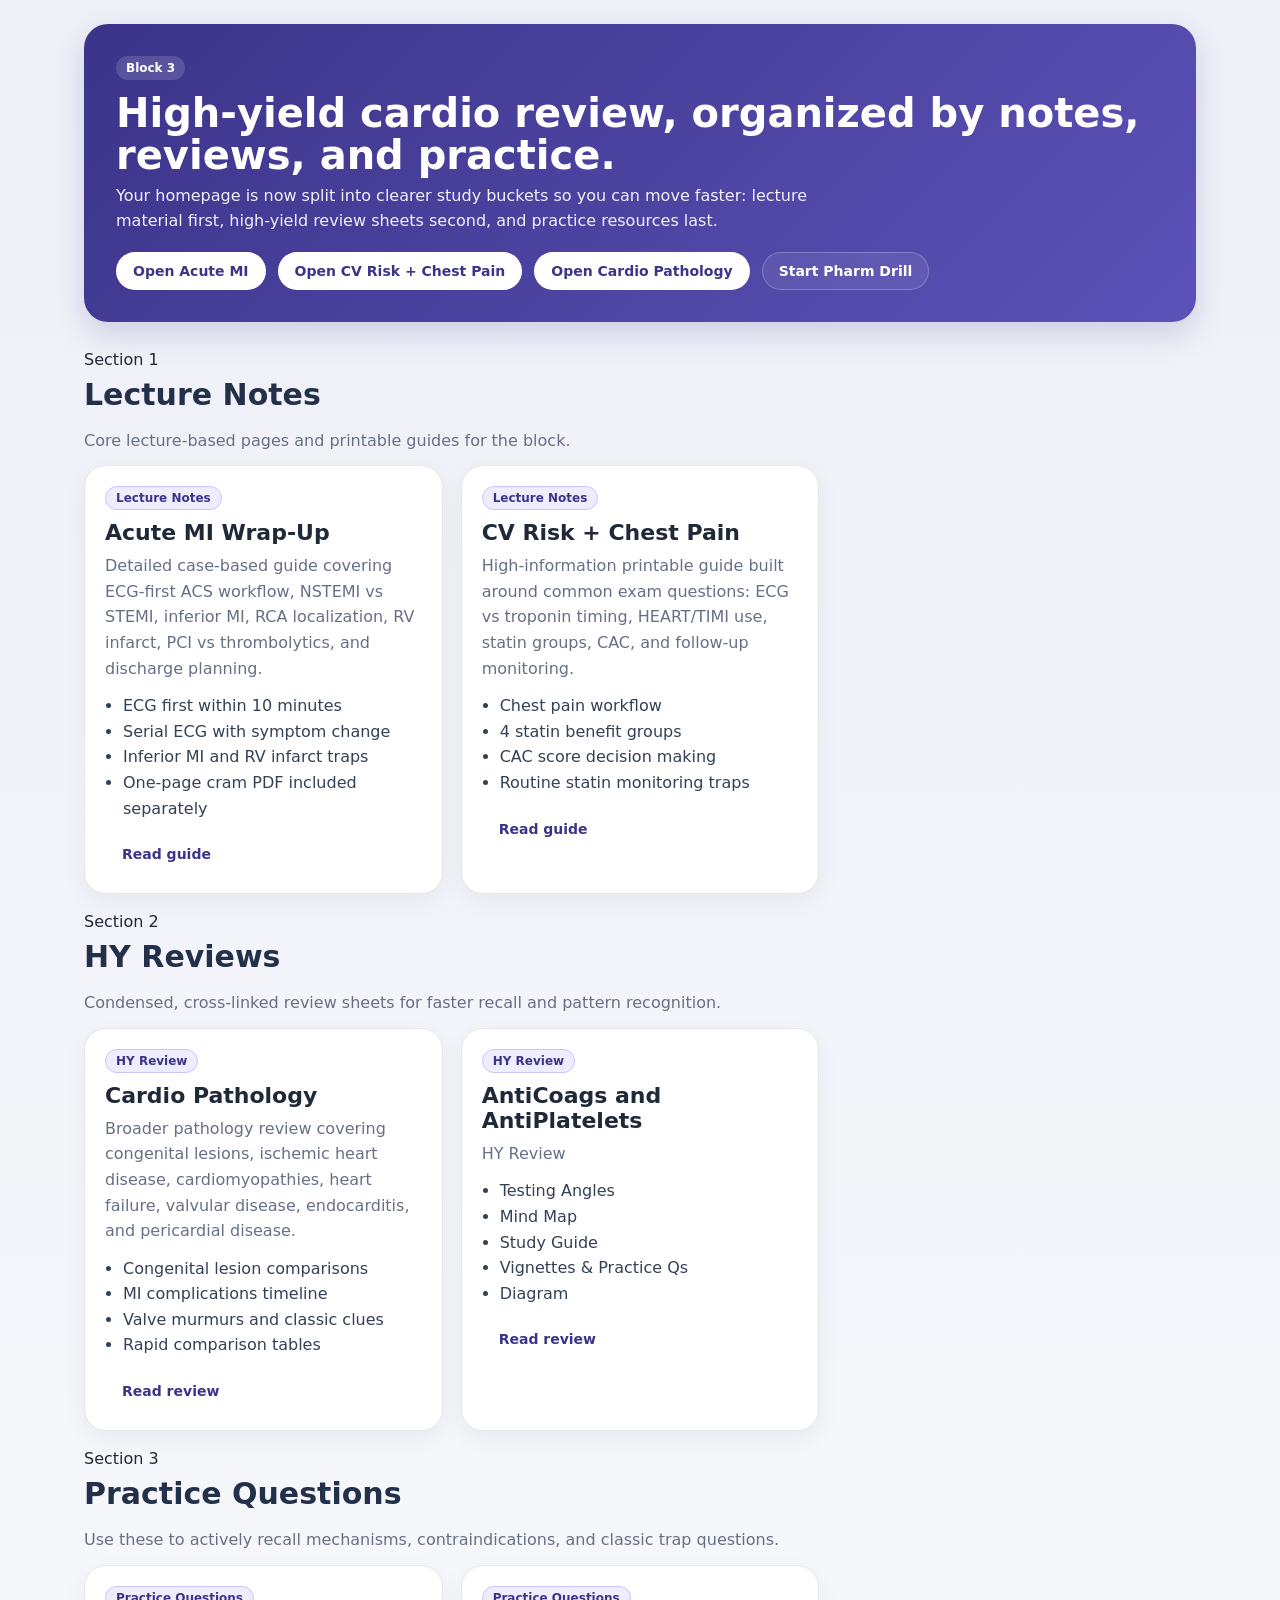
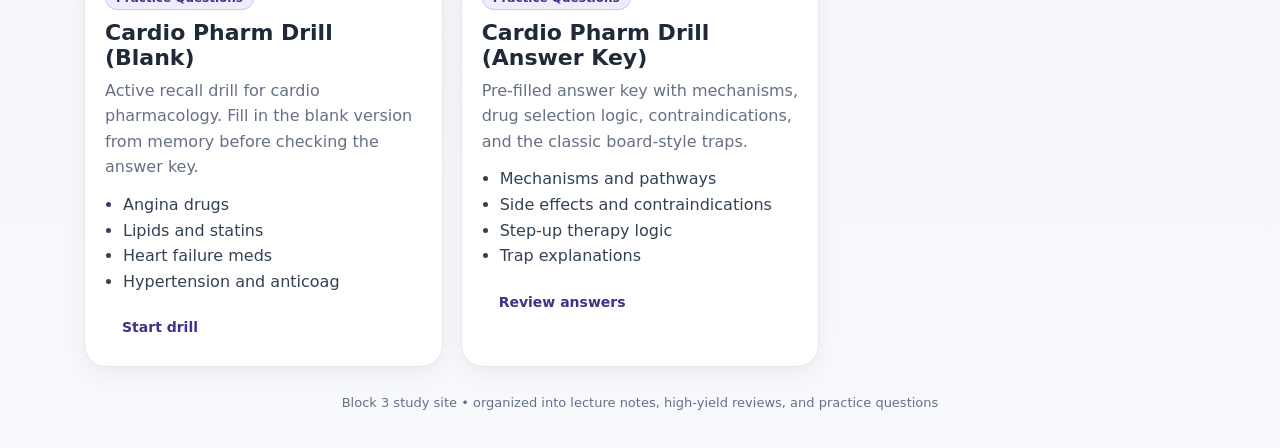
<file: index.html>
<!DOCTYPE html>
<html lang="en">
<head>
  <meta charset="UTF-8">
  <meta name="viewport" content="width=device-width,initial-scale=1.0">
  <title>Block 3</title>
  <link rel="stylesheet" href="style.css">
</head>
<body>
  <div class="shell">
    <section class="hero">
      <div class="tag" style="display:inline-block;background:rgba(255,255,255,.14);padding:5px 10px;border-radius:999px;font-size:12px;font-weight:700;margin-bottom:12px;">Block 3</div>
      <h1>High-yield cardio review, organized by notes, reviews, and practice.</h1>
      <p>
        Your homepage is now split into clearer study buckets so you can move faster:
        lecture material first, high-yield review sheets second, and practice resources last.
      </p>
      <div class="toolbar">
        <a class="btn" href="acute-mi.html">Open Acute MI</a>
        <a class="btn" href="cv-risk-chest-pain.html">Open CV Risk + Chest Pain</a>
        <a class="btn" href="cardio-pathology.html">Open Cardio Pathology</a>
        <a class="btn secondary" href="cardio_pharm_drill_blank.html">Start Pharm Drill</a>
      </div>
    </section>

    <section style="margin-top:28px;">
      <div class="tag">Section 1</div>
      <h2 style="margin:8px 0 4px 0;font-size:30px;color:#22304a;">Lecture Notes</h2>
      <p style="color:#667085;line-height:1.6;margin-bottom:12px;">Core lecture-based pages and printable guides for the block.</p>
      <section class="grid" style="margin-top:8px;">
        <article class="card">
          <div class="tag">Lecture Notes</div>
          <h2>Acute MI Wrap-Up</h2>
          <p>Detailed case-based guide covering ECG-first ACS workflow, NSTEMI vs STEMI, inferior MI, RCA localization, RV infarct, PCI vs thrombolytics, and discharge planning.</p>
          <ul class="list">
            <li>ECG first within 10 minutes</li>
            <li>Serial ECG with symptom change</li>
            <li>Inferior MI and RV infarct traps</li>
            <li>One-page cram PDF included separately</li>
          </ul>
          <a class="btn" href="acute-mi.html">Read guide</a>
        </article>

        <article class="card">
          <div class="tag">Lecture Notes</div>
          <h2>CV Risk + Chest Pain</h2>
          <p>High-information printable guide built around common exam questions: ECG vs troponin timing, HEART/TIMI use, statin groups, CAC, and follow-up monitoring.</p>
          <ul class="list">
            <li>Chest pain workflow</li>
            <li>4 statin benefit groups</li>
            <li>CAC score decision making</li>
            <li>Routine statin monitoring traps</li>
          </ul>
          <a class="btn" href="cv-risk-chest-pain.html">Read guide</a>
        </article>
      </section>
    </section>

    <section style="margin-top:18px;">
      <div class="tag">Section 2</div>
      <h2 style="margin:8px 0 4px 0;font-size:30px;color:#22304a;">HY Reviews</h2>
      <p style="color:#667085;line-height:1.6;margin-bottom:12px;">Condensed, cross-linked review sheets for faster recall and pattern recognition.</p>
      <section class="grid" style="margin-top:8px;">
        <article class="card">
          <div class="tag">HY Review</div>
          <h2>Cardio Pathology</h2>
          <p>Broader pathology review covering congenital lesions, ischemic heart disease, cardiomyopathies, heart failure, valvular disease, endocarditis, and pericardial disease.</p>
          <ul class="list">
            <li>Congenital lesion comparisons</li>
            <li>MI complications timeline</li>
            <li>Valve murmurs and classic clues</li>
            <li>Rapid comparison tables</li>
          </ul>
          <a class="btn" href="cardio-pathology.html">Read review</a>
        </article>
        
         <article class="card">
          <div class="tag">HY Review</div>
          <h2>AntiCoags and AntiPlatelets</h2>
          <p>HY Review</p>
          <ul class="list">
            <li>Testing Angles</li>
            <li>Mind Map</li>
            <li>Study Guide</li>
            <li>Vignettes & Practice Qs</li>
            <li>Diagram</li>
          </ul>
          <a class="btn" href="anticoag_standalone_code.html">Read review</a>
        </article>

        
      </section>
    </section>

    <section style="margin-top:18px;">
      <div class="tag">Section 3</div>
      <h2 style="margin:8px 0 4px 0;font-size:30px;color:#22304a;">Practice Questions</h2>
      <p style="color:#667085;line-height:1.6;margin-bottom:12px;">Use these to actively recall mechanisms, contraindications, and classic trap questions.</p>
      <section class="grid" style="margin-top:8px;">
        <article class="card">
          <div class="tag">Practice Questions</div>
          <h2>Cardio Pharm Drill (Blank)</h2>
          <p>Active recall drill for cardio pharmacology. Fill in the blank version from memory before checking the answer key.</p>
          <ul class="list">
            <li>Angina drugs</li>
            <li>Lipids and statins</li>
            <li>Heart failure meds</li>
            <li>Hypertension and anticoag</li>
          </ul>
          <a class="btn" href="cardio_pharm_drill_blank.html">Start drill</a>
        </article>

        <article class="card">
          <div class="tag">Practice Questions</div>
          <h2>Cardio Pharm Drill (Answer Key)</h2>
          <p>Pre-filled answer key with mechanisms, drug selection logic, contraindications, and the classic board-style traps.</p>
          <ul class="list">
            <li>Mechanisms and pathways</li>
            <li>Side effects and contraindications</li>
            <li>Step-up therapy logic</li>
            <li>Trap explanations</li>
          </ul>
          <a class="btn" href="cardio_pharm_drill_filled.html">Review answers</a>
        </article>
      </section>
    </section>

    <footer>
      Block 3 study site • organized into lecture notes, high-yield reviews, and practice questions
    </footer>
  </div>
</body>
</html>
</file>
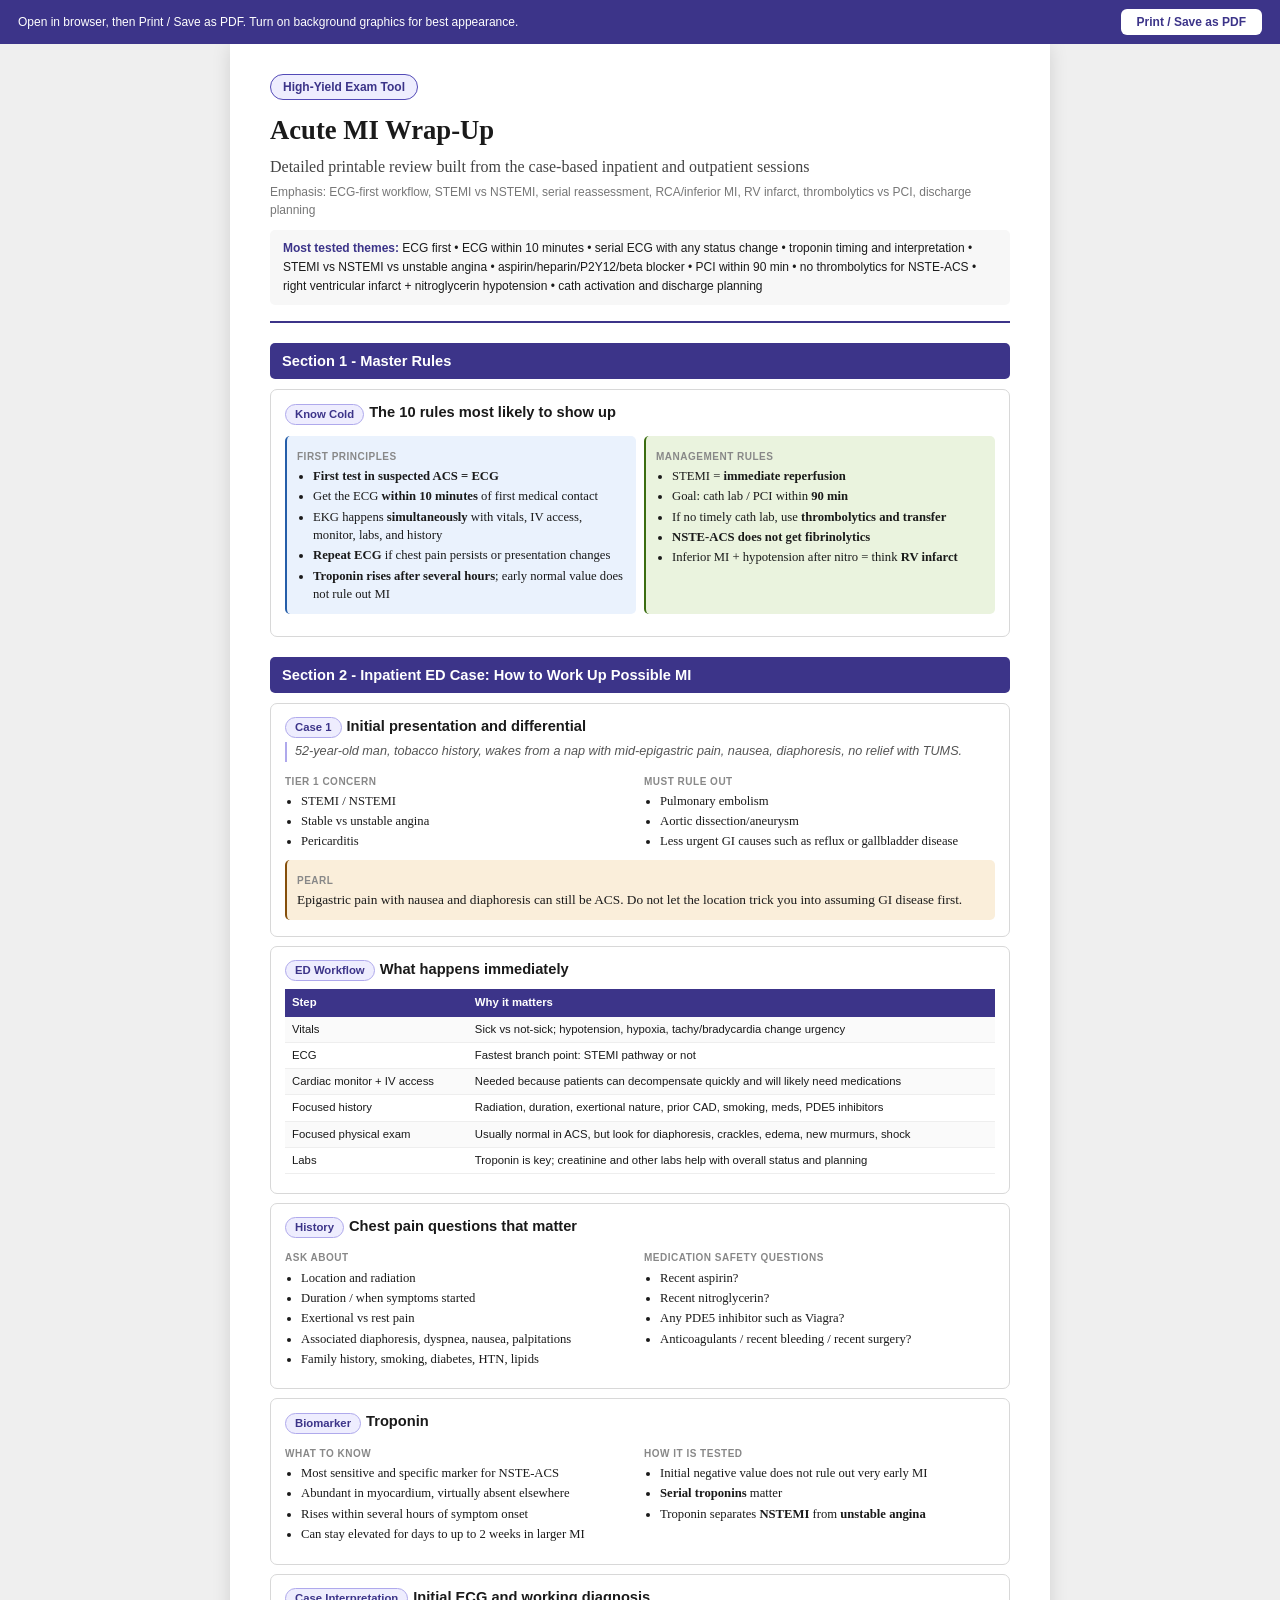
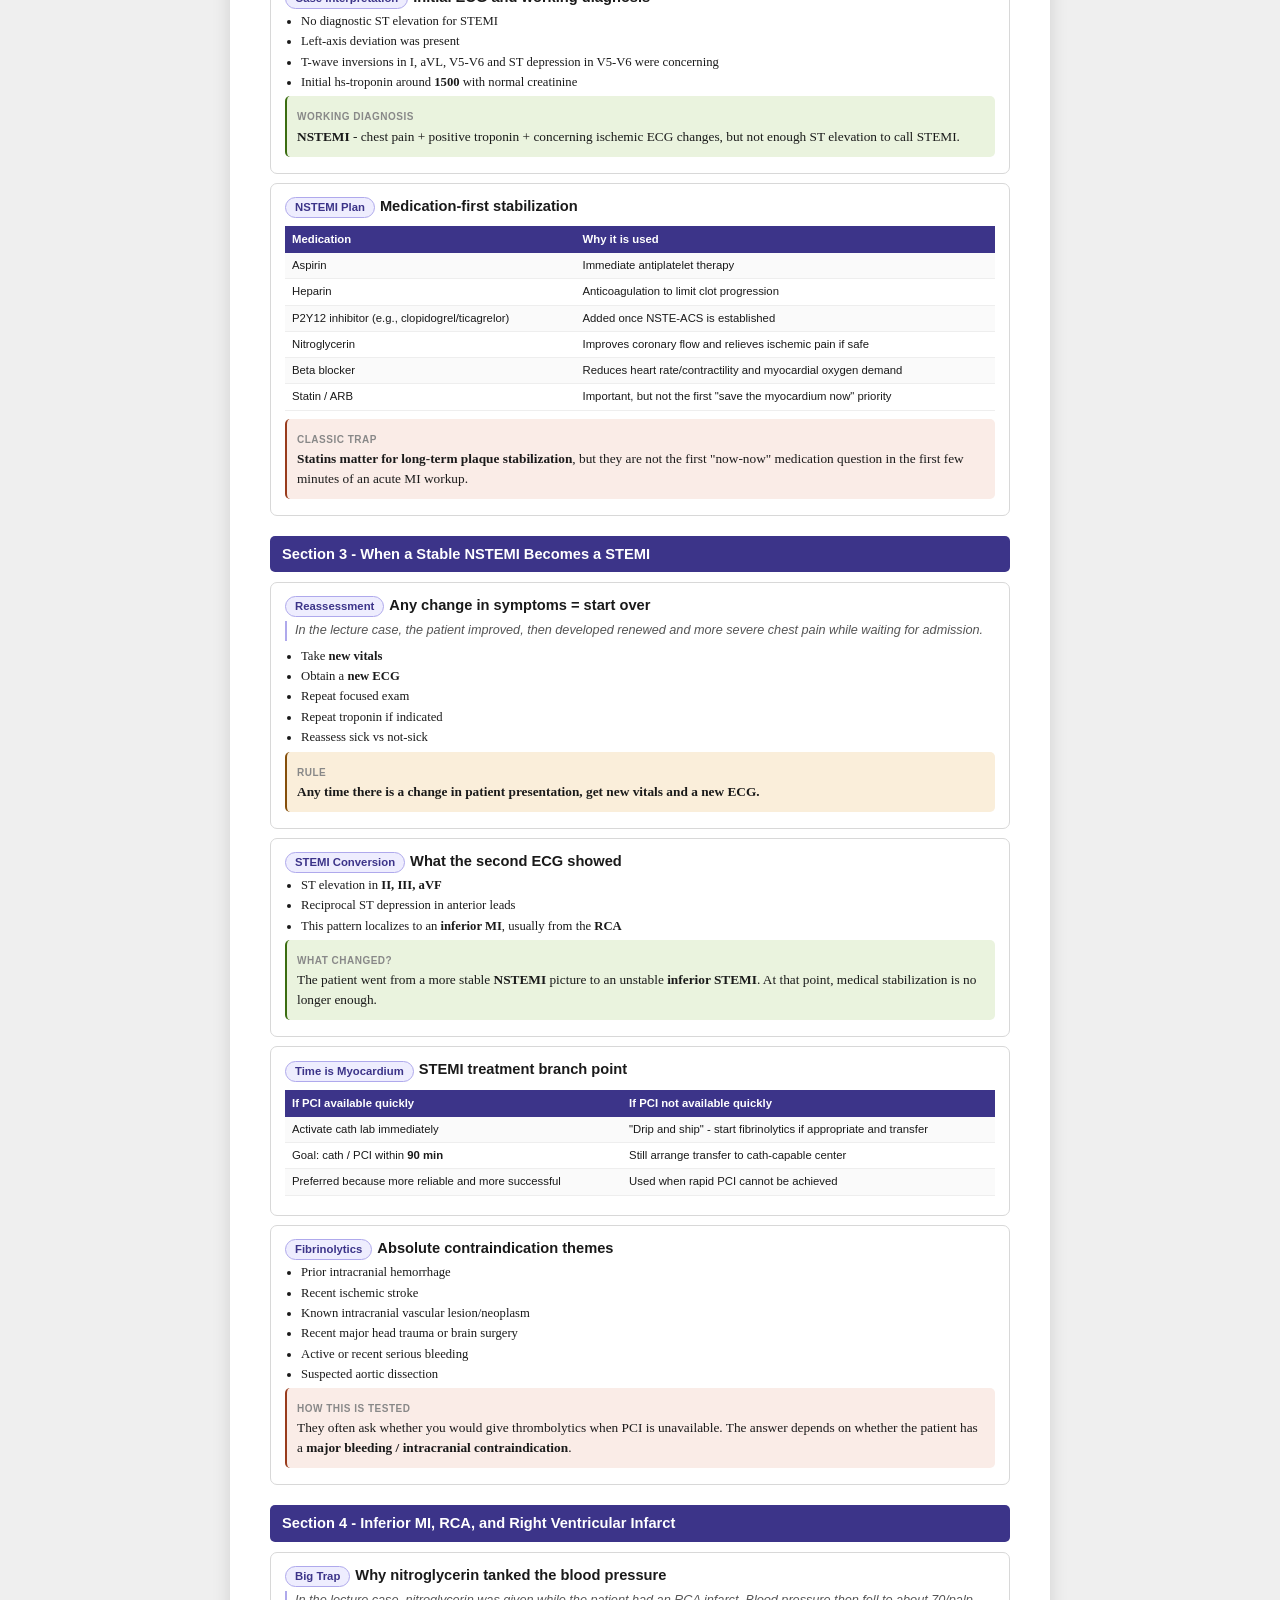
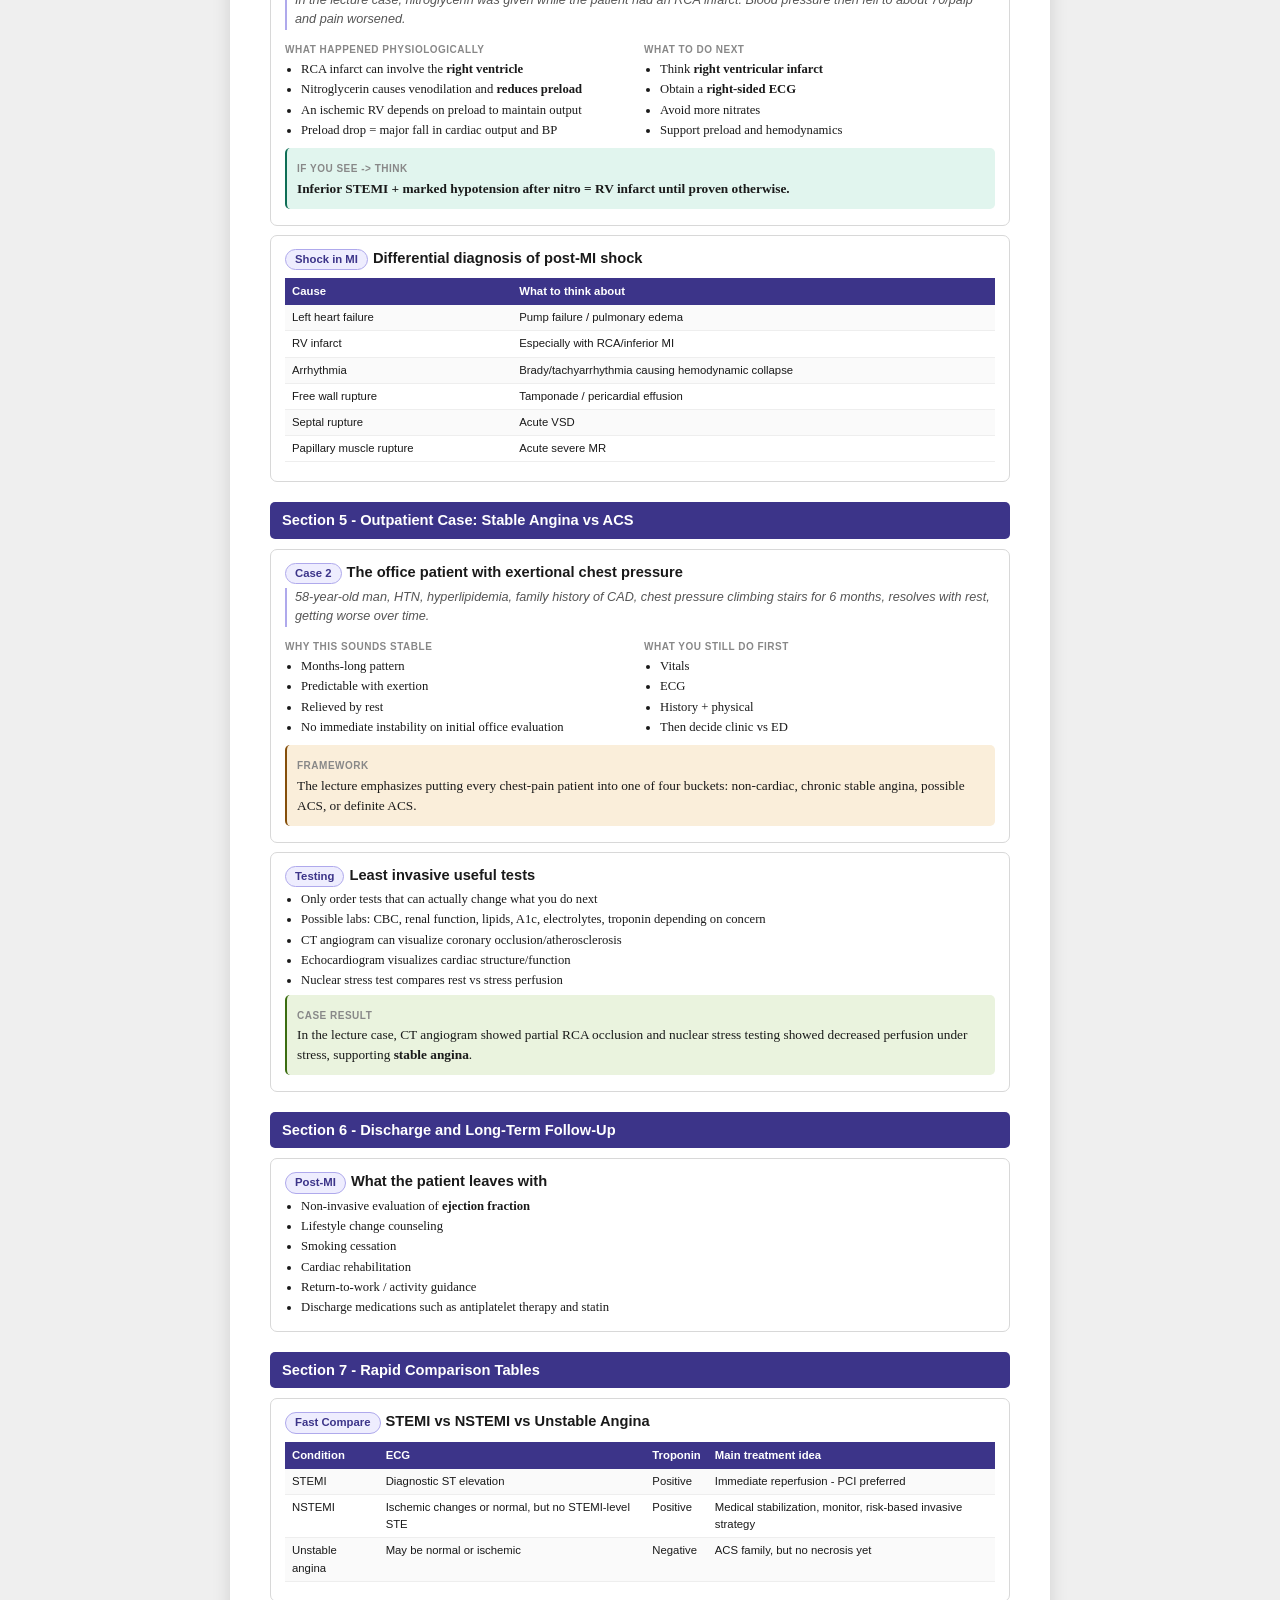
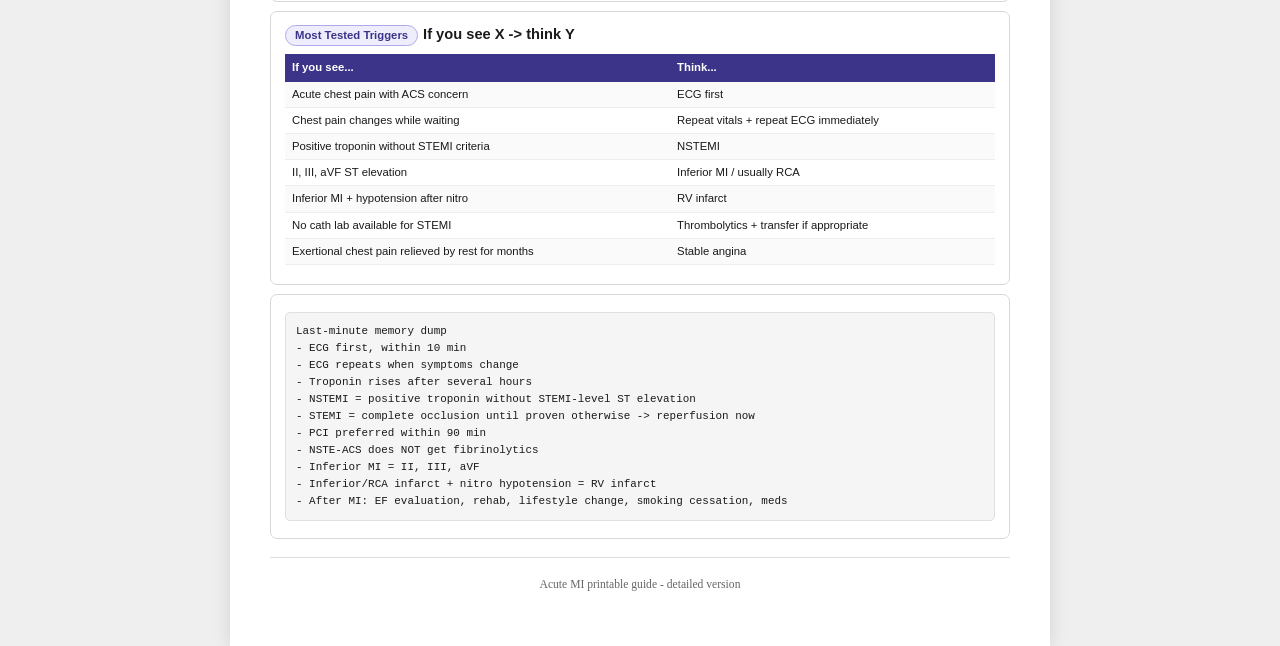
<file: acute-mi.html>
<!DOCTYPE html>
<html lang="en">
<head>
<meta charset="UTF-8">
<title>Acute MI Wrap-Up - Printable Study Guide</title>
<style>
@page { size: letter; margin: 0.62in; }
@media print {
  .no-print { display:none !important; }
  .pb { page-break-before: always; }
  body { background:#fff !important; margin:0 !important; }
  .page { max-width:100% !important; margin:0 !important; box-shadow:none !important; padding:0 !important; }
}
@media screen {
  body { background:#efefef; }
  .page { max-width: 820px; margin: 0 auto; padding: 30px 40px 50px; background:#fff; box-shadow: 0 2px 18px rgba(0,0,0,.12); }
}
* { box-sizing:border-box; margin:0; padding:0; }
body { font-family: Georgia, serif; font-size: 10.3pt; line-height: 1.52; color:#1a1a1a; }
.print-bar {
  position: sticky; top:0; z-index:100;
  background:#3C3489; color:#fff; padding:9px 18px;
  display:flex; align-items:center; justify-content:space-between;
  font-family: Arial, sans-serif; font-size: 12px;
}
.print-bar button {
  background:#fff; color:#3C3489; border:none; padding:6px 16px; border-radius:6px;
  font-size:12px; font-weight:700; cursor:pointer;
}
.cover { border-bottom:2.5px solid #3C3489; padding-bottom:16px; margin-bottom:18px; }
.tag {
  display:inline-block; background:#EEEDFE; color:#3C3489; border:1px solid #534AB7;
  border-radius:20px; padding:3px 12px; font-family: Arial, sans-serif; font-size:9pt; font-weight:700;
  margin-bottom:10px;
}
h1 { font-size:20pt; margin-bottom:4px; }
h2 { font-size:12pt; font-weight:400; color:#444; margin-bottom:4px; }
.meta { font-size:9pt; color:#777; font-family:Arial, sans-serif; }
.drugs {
  background:#f7f7f7; border-radius:5px; padding:9px 13px; font-family:Arial, sans-serif;
  font-size:9pt; margin-top:10px; line-height:1.6;
}
.sec {
  background:#3C3489; color:#fff; padding:7px 12px; border-radius:5px; font-family:Arial, sans-serif;
  font-size:11pt; font-weight:700; margin:20px 0 10px;
}
.card {
  border:0.75px solid #d8d8d8; border-radius:7px; padding:11px 14px; margin-bottom:9px;
  break-inside: avoid;
}
.card-title { font-family:Arial, sans-serif; font-size:11pt; font-weight:700; margin-bottom:4px; display:inline; }
.badge {
  display:inline-block; background:#EEEDFE; color:#3C3489; border:0.75px solid #AFA9EC;
  border-radius:20px; padding:1px 9px; font-family:Arial, sans-serif; font-size:8.5pt; font-weight:700;
  margin-right:5px; vertical-align:middle;
}
.lbl {
  font-family:Arial, sans-serif; font-size:7.5pt; font-weight:700; color:#888;
  text-transform:uppercase; letter-spacing:.05em; margin:6px 0 2px;
}
.obj {
  border-left:2.5px solid #AFA9EC; padding-left:8px; font-size:9.5pt; color:#555;
  font-style:italic; margin:4px 0 6px; font-family:Arial, sans-serif;
}
p { font-size:10pt; margin-bottom:3px; line-height:1.5; }
.box { border-radius:5px; padding:7px 10px; margin:5px 0; break-inside:avoid; }
.coral { background:#FAECE7; border-left:2.5px solid #993C1D; }
.teal  { background:#E1F5EE; border-left:2.5px solid #0F6E56; }
.green { background:#EAF3DE; border-left:2.5px solid #3B6D11; }
.amber { background:#FAEEDA; border-left:2.5px solid #854F0B; }
.blue  { background:#EAF2FD; border-left:2.5px solid #255EA9; }
.two { display:grid; grid-template-columns:1fr 1fr; gap:8px; margin:6px 0; }
ul { padding-left:16px; margin:3px 0; }
li { font-size:9.5pt; margin-bottom:2px; line-height:1.45; }
table { width:100%; border-collapse:collapse; margin:8px 0; font-size:8.5pt; font-family:Arial, sans-serif; }
th { background:#3C3489; color:#fff; padding:5px 7px; text-align:left; font-size:8.5pt; }
td { padding:4px 7px; border-bottom:0.75px solid #eee; vertical-align:top; font-size:8.5pt; }
tr:nth-child(even) td { background:#fafafa; }
pre {
  background:#f5f5f5; border:0.75px solid #e0e0e0; border-radius:5px; padding:10px;
  font-size:8.2pt; font-family:'Courier New', monospace; white-space:pre-wrap; line-height:1.55;
  break-inside:avoid; margin:6px 0;
}
.stem { background:#f9f9f9; border:0.75px solid #ddd; border-radius:5px; padding:10px; font-size:10pt; line-height:1.6; margin:6px 0; }
.small { font-size:8.7pt; color:#666; }
hr { border:none; border-top:0.75px solid #ddd; margin:18px 0; }
</style>
</head>
<body>
<div class="print-bar no-print">
  <span>Open in browser, then Print / Save as PDF. Turn on background graphics for best appearance.</span>
  <button onclick="window.print()">Print / Save as PDF</button>
</div>

<div class="page">
<div class="cover">
  <div class="tag">High-Yield Exam Tool</div>
  <h1>Acute MI Wrap-Up</h1>
  <h2>Detailed printable review built from the case-based inpatient and outpatient sessions</h2>
  <div class="meta">Emphasis: ECG-first workflow, STEMI vs NSTEMI, serial reassessment, RCA/inferior MI, RV infarct, thrombolytics vs PCI, discharge planning</div>
  <div class="drugs"><strong style="color:#3C3489">Most tested themes:</strong> ECG first • ECG within 10 minutes • serial ECG with any status change • troponin timing and interpretation • STEMI vs NSTEMI vs unstable angina • aspirin/heparin/P2Y12/beta blocker • PCI within 90 min • no thrombolytics for NSTE-ACS • right ventricular infarct + nitroglycerin hypotension • cath activation and discharge planning</div>
</div>

<div class="sec">Section 1 - Master Rules</div>
<div class="card">
  <span class="badge">Know Cold</span><span class="card-title">The 10 rules most likely to show up</span>
  <div class="two">
    <div class="box blue">
      <div class="lbl">First principles</div>
      <ul>
        <li><strong>First test in suspected ACS = ECG</strong></li>
        <li>Get the ECG <strong>within 10 minutes</strong> of first medical contact</li>
        <li>EKG happens <strong>simultaneously</strong> with vitals, IV access, monitor, labs, and history</li>
        <li><strong>Repeat ECG</strong> if chest pain persists or presentation changes</li>
        <li><strong>Troponin rises after several hours</strong>; early normal value does not rule out MI</li>
      </ul>
    </div>
    <div class="box green">
      <div class="lbl">Management rules</div>
      <ul>
        <li>STEMI = <strong>immediate reperfusion</strong></li>
        <li>Goal: cath lab / PCI within <strong>90 min</strong></li>
        <li>If no timely cath lab, use <strong>thrombolytics and transfer</strong></li>
        <li><strong>NSTE-ACS does not get fibrinolytics</strong></li>
        <li>Inferior MI + hypotension after nitro = think <strong>RV infarct</strong></li>
      </ul>
    </div>
  </div>
</div>

<div class="sec">Section 2 - Inpatient ED Case: How to Work Up Possible MI</div>
<div class="card">
  <span class="badge">Case 1</span><span class="card-title">Initial presentation and differential</span>
  <div class="obj">52-year-old man, tobacco history, wakes from a nap with mid-epigastric pain, nausea, diaphoresis, no relief with TUMS.</div>
  <div class="two">
    <div>
      <div class="lbl">Tier 1 concern</div>
      <ul>
        <li>STEMI / NSTEMI</li>
        <li>Stable vs unstable angina</li>
        <li>Pericarditis</li>
      </ul>
    </div>
    <div>
      <div class="lbl">Must rule out</div>
      <ul>
        <li>Pulmonary embolism</li>
        <li>Aortic dissection/aneurysm</li>
        <li>Less urgent GI causes such as reflux or gallbladder disease</li>
      </ul>
    </div>
  </div>
  <div class="box amber"><div class="lbl">Pearl</div><p>Epigastric pain with nausea and diaphoresis can still be ACS. Do not let the location trick you into assuming GI disease first.</p></div>
</div>

<div class="card">
  <span class="badge">ED Workflow</span><span class="card-title">What happens immediately</span>
  <table>
    <tr><th>Step</th><th>Why it matters</th></tr>
    <tr><td>Vitals</td><td>Sick vs not-sick; hypotension, hypoxia, tachy/bradycardia change urgency</td></tr>
    <tr><td>ECG</td><td>Fastest branch point: STEMI pathway or not</td></tr>
    <tr><td>Cardiac monitor + IV access</td><td>Needed because patients can decompensate quickly and will likely need medications</td></tr>
    <tr><td>Focused history</td><td>Radiation, duration, exertional nature, prior CAD, smoking, meds, PDE5 inhibitors</td></tr>
    <tr><td>Focused physical exam</td><td>Usually normal in ACS, but look for diaphoresis, crackles, edema, new murmurs, shock</td></tr>
    <tr><td>Labs</td><td>Troponin is key; creatinine and other labs help with overall status and planning</td></tr>
  </table>
</div>

<div class="card">
  <span class="badge">History</span><span class="card-title">Chest pain questions that matter</span>
  <div class="two">
    <div>
      <div class="lbl">Ask about</div>
      <ul>
        <li>Location and radiation</li>
        <li>Duration / when symptoms started</li>
        <li>Exertional vs rest pain</li>
        <li>Associated diaphoresis, dyspnea, nausea, palpitations</li>
        <li>Family history, smoking, diabetes, HTN, lipids</li>
      </ul>
    </div>
    <div>
      <div class="lbl">Medication safety questions</div>
      <ul>
        <li>Recent aspirin?</li>
        <li>Recent nitroglycerin?</li>
        <li>Any PDE5 inhibitor such as Viagra?</li>
        <li>Anticoagulants / recent bleeding / recent surgery?</li>
      </ul>
    </div>
  </div>
</div>

<div class="card">
  <span class="badge">Biomarker</span><span class="card-title">Troponin</span>
  <div class="two">
    <div>
      <div class="lbl">What to know</div>
      <ul>
        <li>Most sensitive and specific marker for NSTE-ACS</li>
        <li>Abundant in myocardium, virtually absent elsewhere</li>
        <li>Rises within several hours of symptom onset</li>
        <li>Can stay elevated for days to up to 2 weeks in larger MI</li>
      </ul>
    </div>
    <div>
      <div class="lbl">How it is tested</div>
      <ul>
        <li>Initial negative value does not rule out very early MI</li>
        <li><strong>Serial troponins</strong> matter</li>
        <li>Troponin separates <strong>NSTEMI</strong> from <strong>unstable angina</strong></li>
      </ul>
    </div>
  </div>
</div>

<div class="card">
  <span class="badge">Case Interpretation</span><span class="card-title">Initial ECG and working diagnosis</span>
  <ul>
    <li>No diagnostic ST elevation for STEMI</li>
    <li>Left-axis deviation was present</li>
    <li>T-wave inversions in I, aVL, V5-V6 and ST depression in V5-V6 were concerning</li>
    <li>Initial hs-troponin around <strong>1500</strong> with normal creatinine</li>
  </ul>
  <div class="box green"><div class="lbl">Working diagnosis</div><p><strong>NSTEMI</strong> - chest pain + positive troponin + concerning ischemic ECG changes, but not enough ST elevation to call STEMI.</p></div>
</div>

<div class="card">
  <span class="badge">NSTEMI Plan</span><span class="card-title">Medication-first stabilization</span>
  <table>
    <tr><th>Medication</th><th>Why it is used</th></tr>
    <tr><td>Aspirin</td><td>Immediate antiplatelet therapy</td></tr>
    <tr><td>Heparin</td><td>Anticoagulation to limit clot progression</td></tr>
    <tr><td>P2Y12 inhibitor (e.g., clopidogrel/ticagrelor)</td><td>Added once NSTE-ACS is established</td></tr>
    <tr><td>Nitroglycerin</td><td>Improves coronary flow and relieves ischemic pain if safe</td></tr>
    <tr><td>Beta blocker</td><td>Reduces heart rate/contractility and myocardial oxygen demand</td></tr>
    <tr><td>Statin / ARB</td><td>Important, but not the first "save the myocardium now" priority</td></tr>
  </table>
  <div class="box coral"><div class="lbl">Classic trap</div><p><strong>Statins matter for long-term plaque stabilization</strong>, but they are not the first "now-now" medication question in the first few minutes of an acute MI workup.</p></div>
</div>

<div class="pb"></div>
<div class="sec">Section 3 - When a Stable NSTEMI Becomes a STEMI</div>
<div class="card">
  <span class="badge">Reassessment</span><span class="card-title">Any change in symptoms = start over</span>
  <div class="obj">In the lecture case, the patient improved, then developed renewed and more severe chest pain while waiting for admission.</div>
  <ul>
    <li>Take <strong>new vitals</strong></li>
    <li>Obtain a <strong>new ECG</strong></li>
    <li>Repeat focused exam</li>
    <li>Repeat troponin if indicated</li>
    <li>Reassess sick vs not-sick</li>
  </ul>
  <div class="box amber"><div class="lbl">Rule</div><p><strong>Any time there is a change in patient presentation, get new vitals and a new ECG.</strong></p></div>
</div>

<div class="card">
  <span class="badge">STEMI Conversion</span><span class="card-title">What the second ECG showed</span>
  <ul>
    <li>ST elevation in <strong>II, III, aVF</strong></li>
    <li>Reciprocal ST depression in anterior leads</li>
    <li>This pattern localizes to an <strong>inferior MI</strong>, usually from the <strong>RCA</strong></li>
  </ul>
  <div class="box green"><div class="lbl">What changed?</div><p>The patient went from a more stable <strong>NSTEMI</strong> picture to an unstable <strong>inferior STEMI</strong>. At that point, medical stabilization is no longer enough.</p></div>
</div>

<div class="card">
  <span class="badge">Time is Myocardium</span><span class="card-title">STEMI treatment branch point</span>
  <table>
    <tr><th>If PCI available quickly</th><th>If PCI not available quickly</th></tr>
    <tr><td>Activate cath lab immediately</td><td>"Drip and ship" - start fibrinolytics if appropriate and transfer</td></tr>
    <tr><td>Goal: cath / PCI within <strong>90 min</strong></td><td>Still arrange transfer to cath-capable center</td></tr>
    <tr><td>Preferred because more reliable and more successful</td><td>Used when rapid PCI cannot be achieved</td></tr>
  </table>
</div>

<div class="card">
  <span class="badge">Fibrinolytics</span><span class="card-title">Absolute contraindication themes</span>
  <ul>
    <li>Prior intracranial hemorrhage</li>
    <li>Recent ischemic stroke</li>
    <li>Known intracranial vascular lesion/neoplasm</li>
    <li>Recent major head trauma or brain surgery</li>
    <li>Active or recent serious bleeding</li>
    <li>Suspected aortic dissection</li>
  </ul>
  <div class="box coral"><div class="lbl">How this is tested</div><p>They often ask whether you would give thrombolytics when PCI is unavailable. The answer depends on whether the patient has a <strong>major bleeding / intracranial contraindication</strong>.</p></div>
</div>

<div class="sec">Section 4 - Inferior MI, RCA, and Right Ventricular Infarct</div>
<div class="card">
  <span class="badge">Big Trap</span><span class="card-title">Why nitroglycerin tanked the blood pressure</span>
  <div class="obj">In the lecture case, nitroglycerin was given while the patient had an RCA infarct. Blood pressure then fell to about 70/palp and pain worsened.</div>
  <div class="two">
    <div>
      <div class="lbl">What happened physiologically</div>
      <ul>
        <li>RCA infarct can involve the <strong>right ventricle</strong></li>
        <li>Nitroglycerin causes venodilation and <strong>reduces preload</strong></li>
        <li>An ischemic RV depends on preload to maintain output</li>
        <li>Preload drop = major fall in cardiac output and BP</li>
      </ul>
    </div>
    <div>
      <div class="lbl">What to do next</div>
      <ul>
        <li>Think <strong>right ventricular infarct</strong></li>
        <li>Obtain a <strong>right-sided ECG</strong></li>
        <li>Avoid more nitrates</li>
        <li>Support preload and hemodynamics</li>
      </ul>
    </div>
  </div>
  <div class="box teal"><div class="lbl">If you see -> think</div><p><strong>Inferior STEMI + marked hypotension after nitro = RV infarct until proven otherwise.</strong></p></div>
</div>

<div class="card">
  <span class="badge">Shock in MI</span><span class="card-title">Differential diagnosis of post-MI shock</span>
  <table>
    <tr><th>Cause</th><th>What to think about</th></tr>
    <tr><td>Left heart failure</td><td>Pump failure / pulmonary edema</td></tr>
    <tr><td>RV infarct</td><td>Especially with RCA/inferior MI</td></tr>
    <tr><td>Arrhythmia</td><td>Brady/tachyarrhythmia causing hemodynamic collapse</td></tr>
    <tr><td>Free wall rupture</td><td>Tamponade / pericardial effusion</td></tr>
    <tr><td>Septal rupture</td><td>Acute VSD</td></tr>
    <tr><td>Papillary muscle rupture</td><td>Acute severe MR</td></tr>
  </table>
</div>

<div class="pb"></div>
<div class="sec">Section 5 - Outpatient Case: Stable Angina vs ACS</div>
<div class="card">
  <span class="badge">Case 2</span><span class="card-title">The office patient with exertional chest pressure</span>
  <div class="obj">58-year-old man, HTN, hyperlipidemia, family history of CAD, chest pressure climbing stairs for 6 months, resolves with rest, getting worse over time.</div>
  <div class="two">
    <div>
      <div class="lbl">Why this sounds stable</div>
      <ul>
        <li>Months-long pattern</li>
        <li>Predictable with exertion</li>
        <li>Relieved by rest</li>
        <li>No immediate instability on initial office evaluation</li>
      </ul>
    </div>
    <div>
      <div class="lbl">What you still do first</div>
      <ul>
        <li>Vitals</li>
        <li>ECG</li>
        <li>History + physical</li>
        <li>Then decide clinic vs ED</li>
      </ul>
    </div>
  </div>
  <div class="box amber"><div class="lbl">Framework</div><p>The lecture emphasizes putting every chest-pain patient into one of four buckets: non-cardiac, chronic stable angina, possible ACS, or definite ACS.</p></div>
</div>

<div class="card">
  <span class="badge">Testing</span><span class="card-title">Least invasive useful tests</span>
  <ul>
    <li>Only order tests that can actually change what you do next</li>
    <li>Possible labs: CBC, renal function, lipids, A1c, electrolytes, troponin depending on concern</li>
    <li>CT angiogram can visualize coronary occlusion/atherosclerosis</li>
    <li>Echocardiogram visualizes cardiac structure/function</li>
    <li>Nuclear stress test compares rest vs stress perfusion</li>
  </ul>
  <div class="box green"><div class="lbl">Case result</div><p>In the lecture case, CT angiogram showed partial RCA occlusion and nuclear stress testing showed decreased perfusion under stress, supporting <strong>stable angina</strong>.</p></div>
</div>

<div class="sec">Section 6 - Discharge and Long-Term Follow-Up</div>
<div class="card">
  <span class="badge">Post-MI</span><span class="card-title">What the patient leaves with</span>
  <ul>
    <li>Non-invasive evaluation of <strong>ejection fraction</strong></li>
    <li>Lifestyle change counseling</li>
    <li>Smoking cessation</li>
    <li>Cardiac rehabilitation</li>
    <li>Return-to-work / activity guidance</li>
    <li>Discharge medications such as antiplatelet therapy and statin</li>
  </ul>
</div>

<div class="sec">Section 7 - Rapid Comparison Tables</div>
<div class="card">
  <span class="badge">Fast Compare</span><span class="card-title">STEMI vs NSTEMI vs Unstable Angina</span>
  <table>
    <tr><th>Condition</th><th>ECG</th><th>Troponin</th><th>Main treatment idea</th></tr>
    <tr><td>STEMI</td><td>Diagnostic ST elevation</td><td>Positive</td><td>Immediate reperfusion - PCI preferred</td></tr>
    <tr><td>NSTEMI</td><td>Ischemic changes or normal, but no STEMI-level STE</td><td>Positive</td><td>Medical stabilization, monitor, risk-based invasive strategy</td></tr>
    <tr><td>Unstable angina</td><td>May be normal or ischemic</td><td>Negative</td><td>ACS family, but no necrosis yet</td></tr>
  </table>
</div>

<div class="card">
  <span class="badge">Most Tested Triggers</span><span class="card-title">If you see X -> think Y</span>
  <table>
    <tr><th>If you see...</th><th>Think...</th></tr>
    <tr><td>Acute chest pain with ACS concern</td><td>ECG first</td></tr>
    <tr><td>Chest pain changes while waiting</td><td>Repeat vitals + repeat ECG immediately</td></tr>
    <tr><td>Positive troponin without STEMI criteria</td><td>NSTEMI</td></tr>
    <tr><td>II, III, aVF ST elevation</td><td>Inferior MI / usually RCA</td></tr>
    <tr><td>Inferior MI + hypotension after nitro</td><td>RV infarct</td></tr>
    <tr><td>No cath lab available for STEMI</td><td>Thrombolytics + transfer if appropriate</td></tr>
    <tr><td>Exertional chest pain relieved by rest for months</td><td>Stable angina</td></tr>
  </table>
</div>

<div class="card">
<pre>Last-minute memory dump
- ECG first, within 10 min
- ECG repeats when symptoms change
- Troponin rises after several hours
- NSTEMI = positive troponin without STEMI-level ST elevation
- STEMI = complete occlusion until proven otherwise -> reperfusion now
- PCI preferred within 90 min
- NSTE-ACS does NOT get fibrinolytics
- Inferior MI = II, III, aVF
- Inferior/RCA infarct + nitro hypotension = RV infarct
- After MI: EF evaluation, rehab, lifestyle change, smoking cessation, meds</pre>
</div>

<hr>
<p class="small" style="text-align:center;">Acute MI printable guide - detailed version</p>
</div>
</body>
</html>
</file>
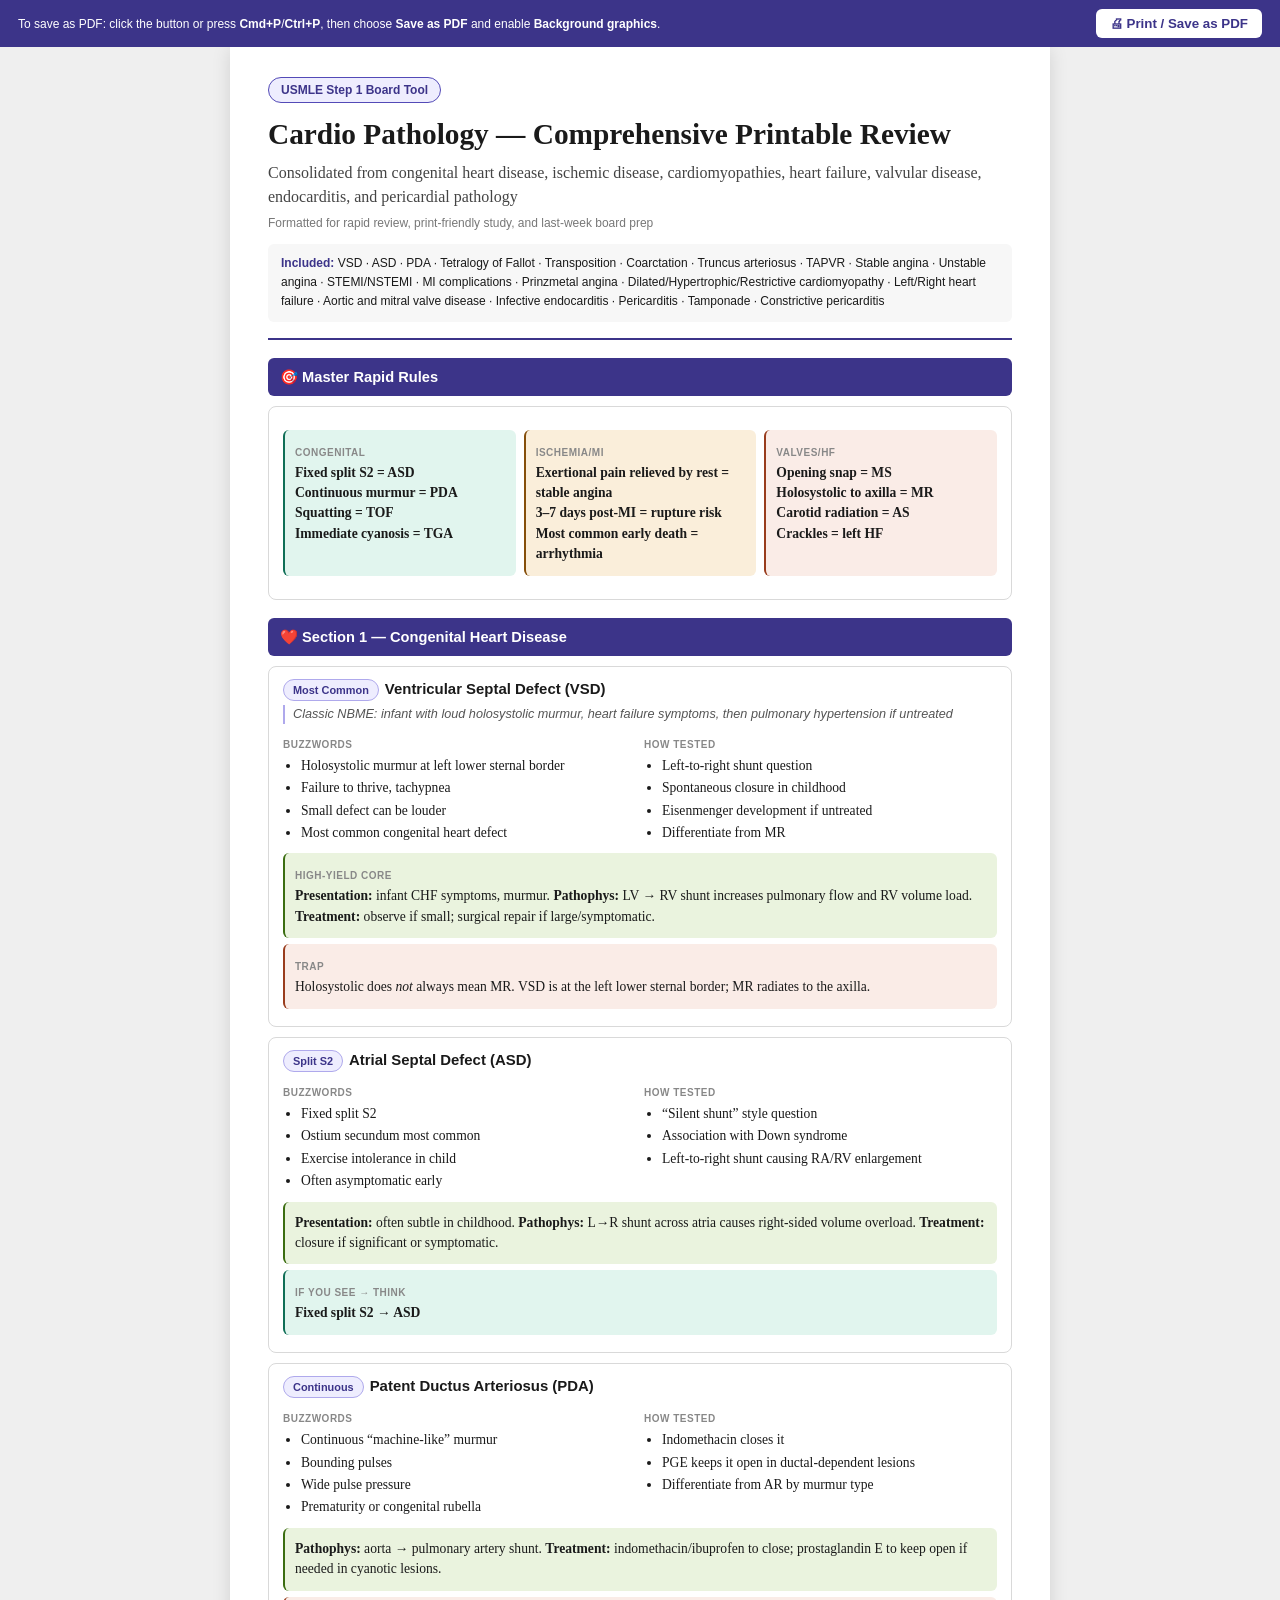
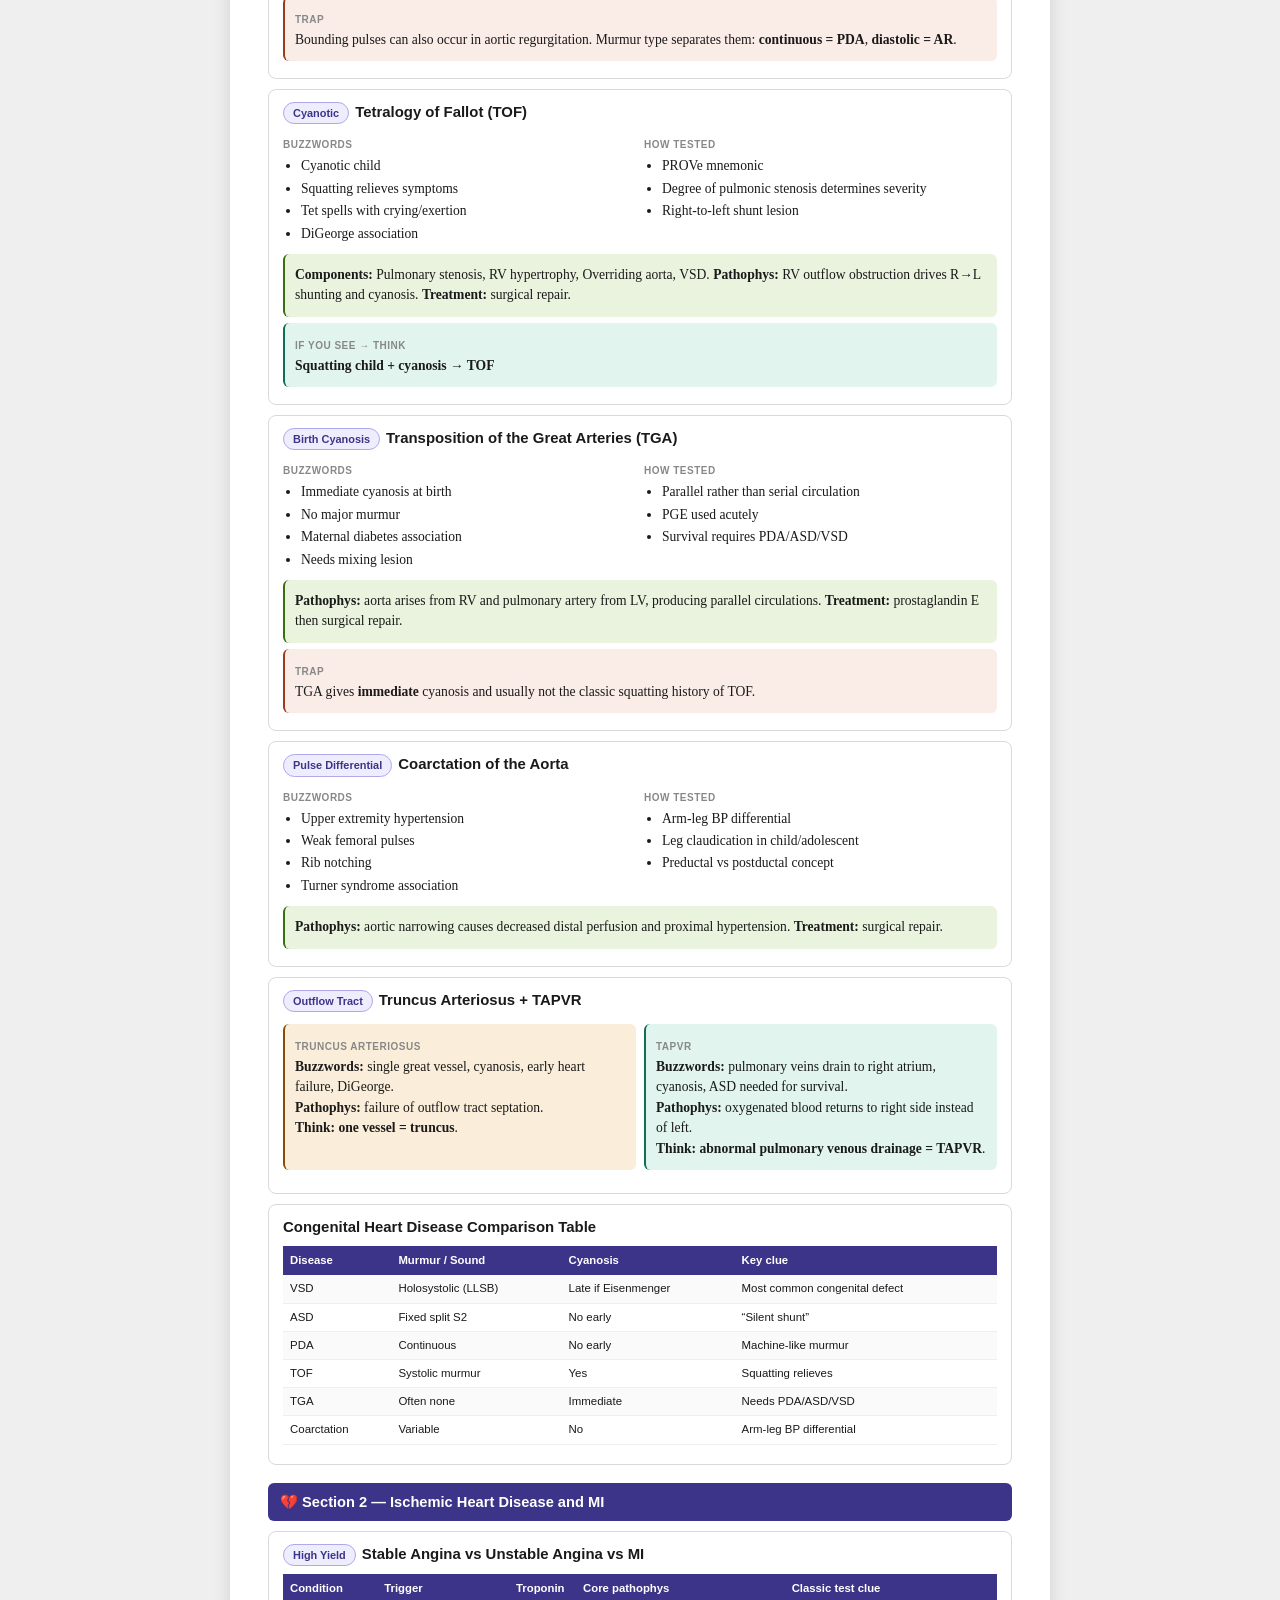
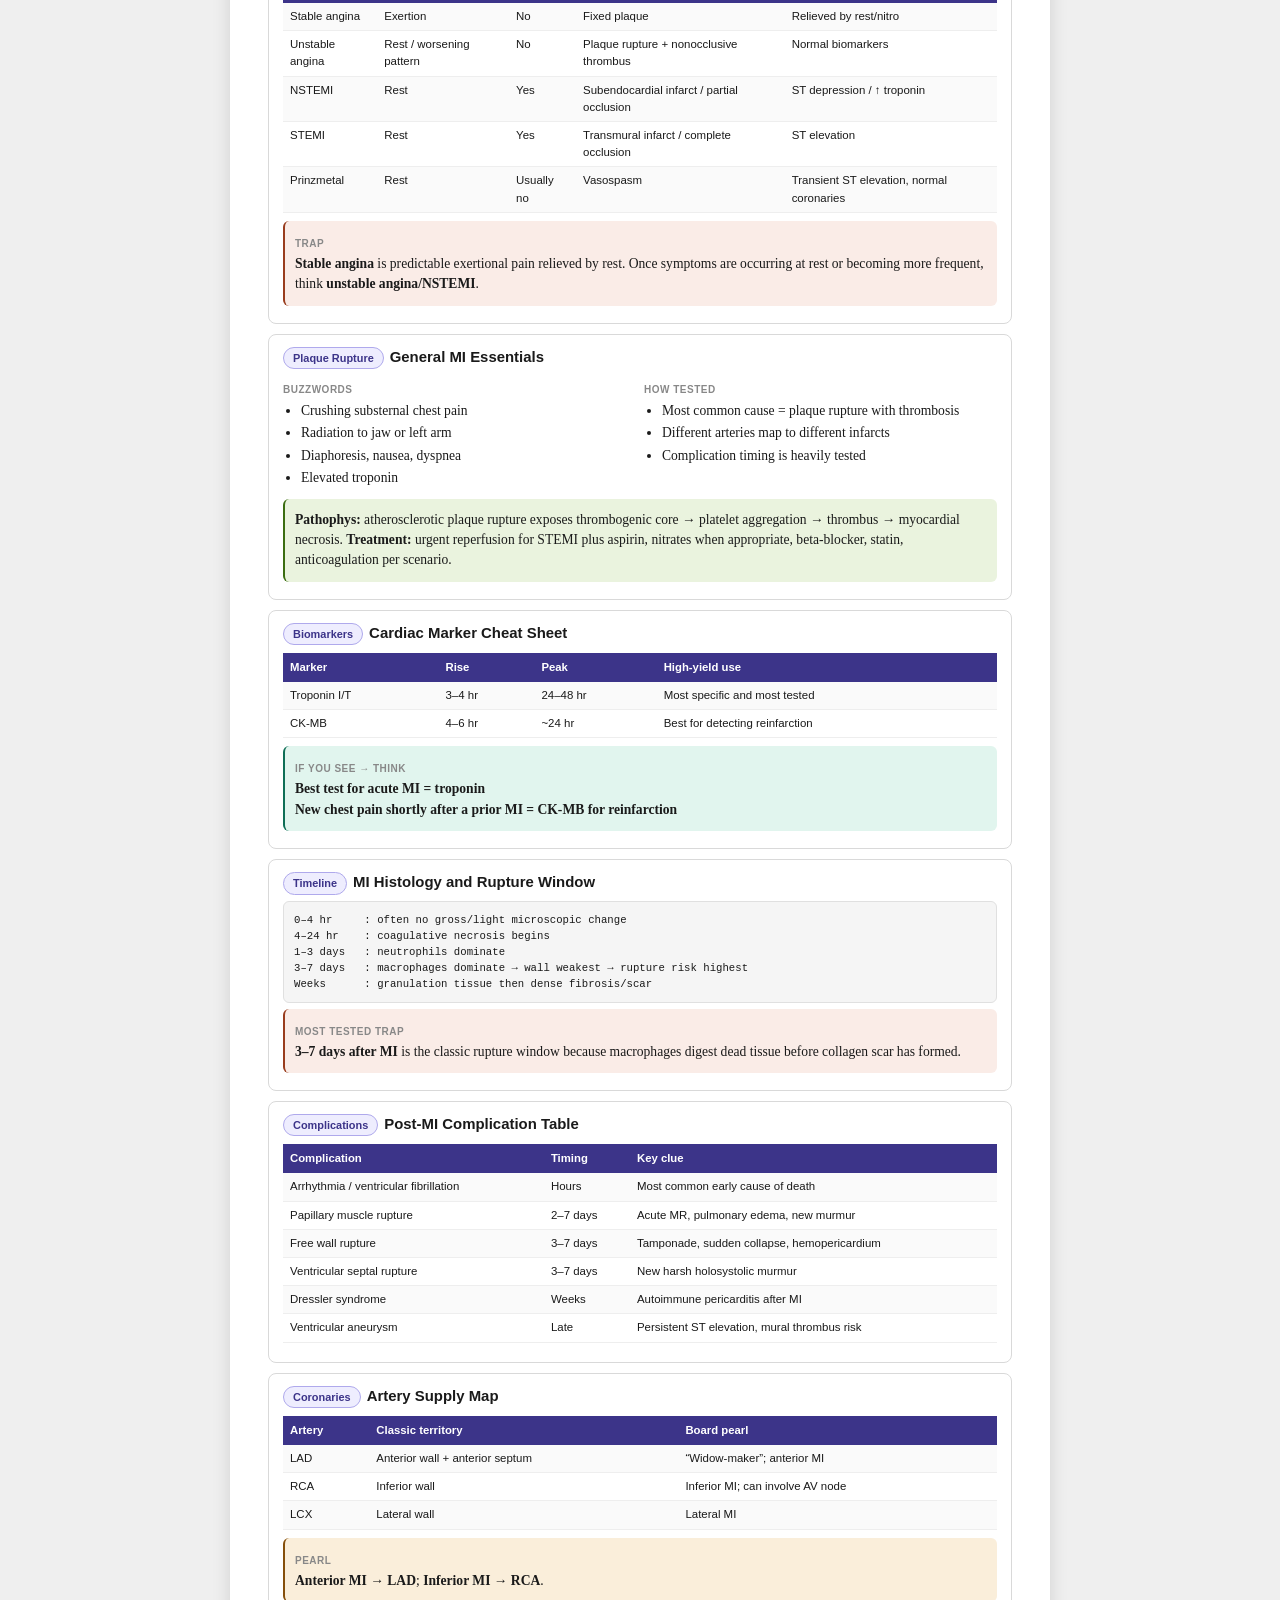
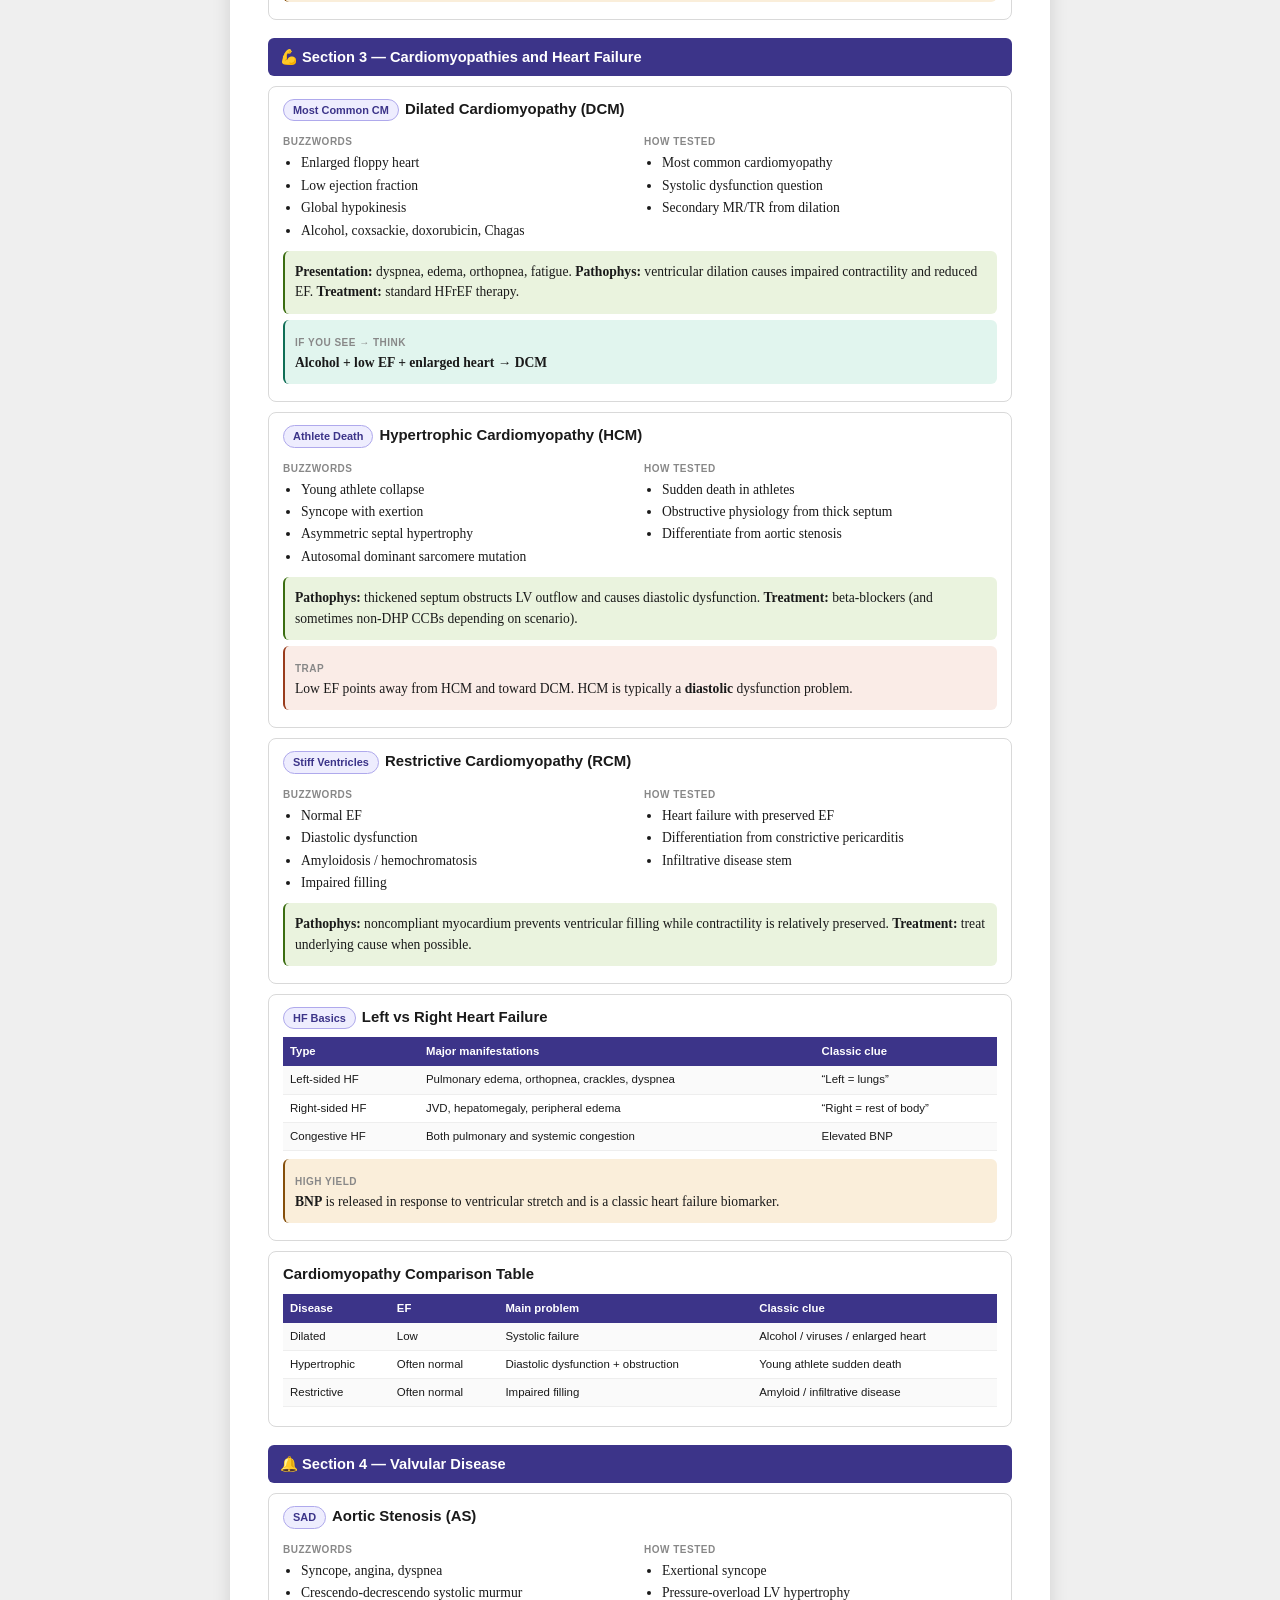
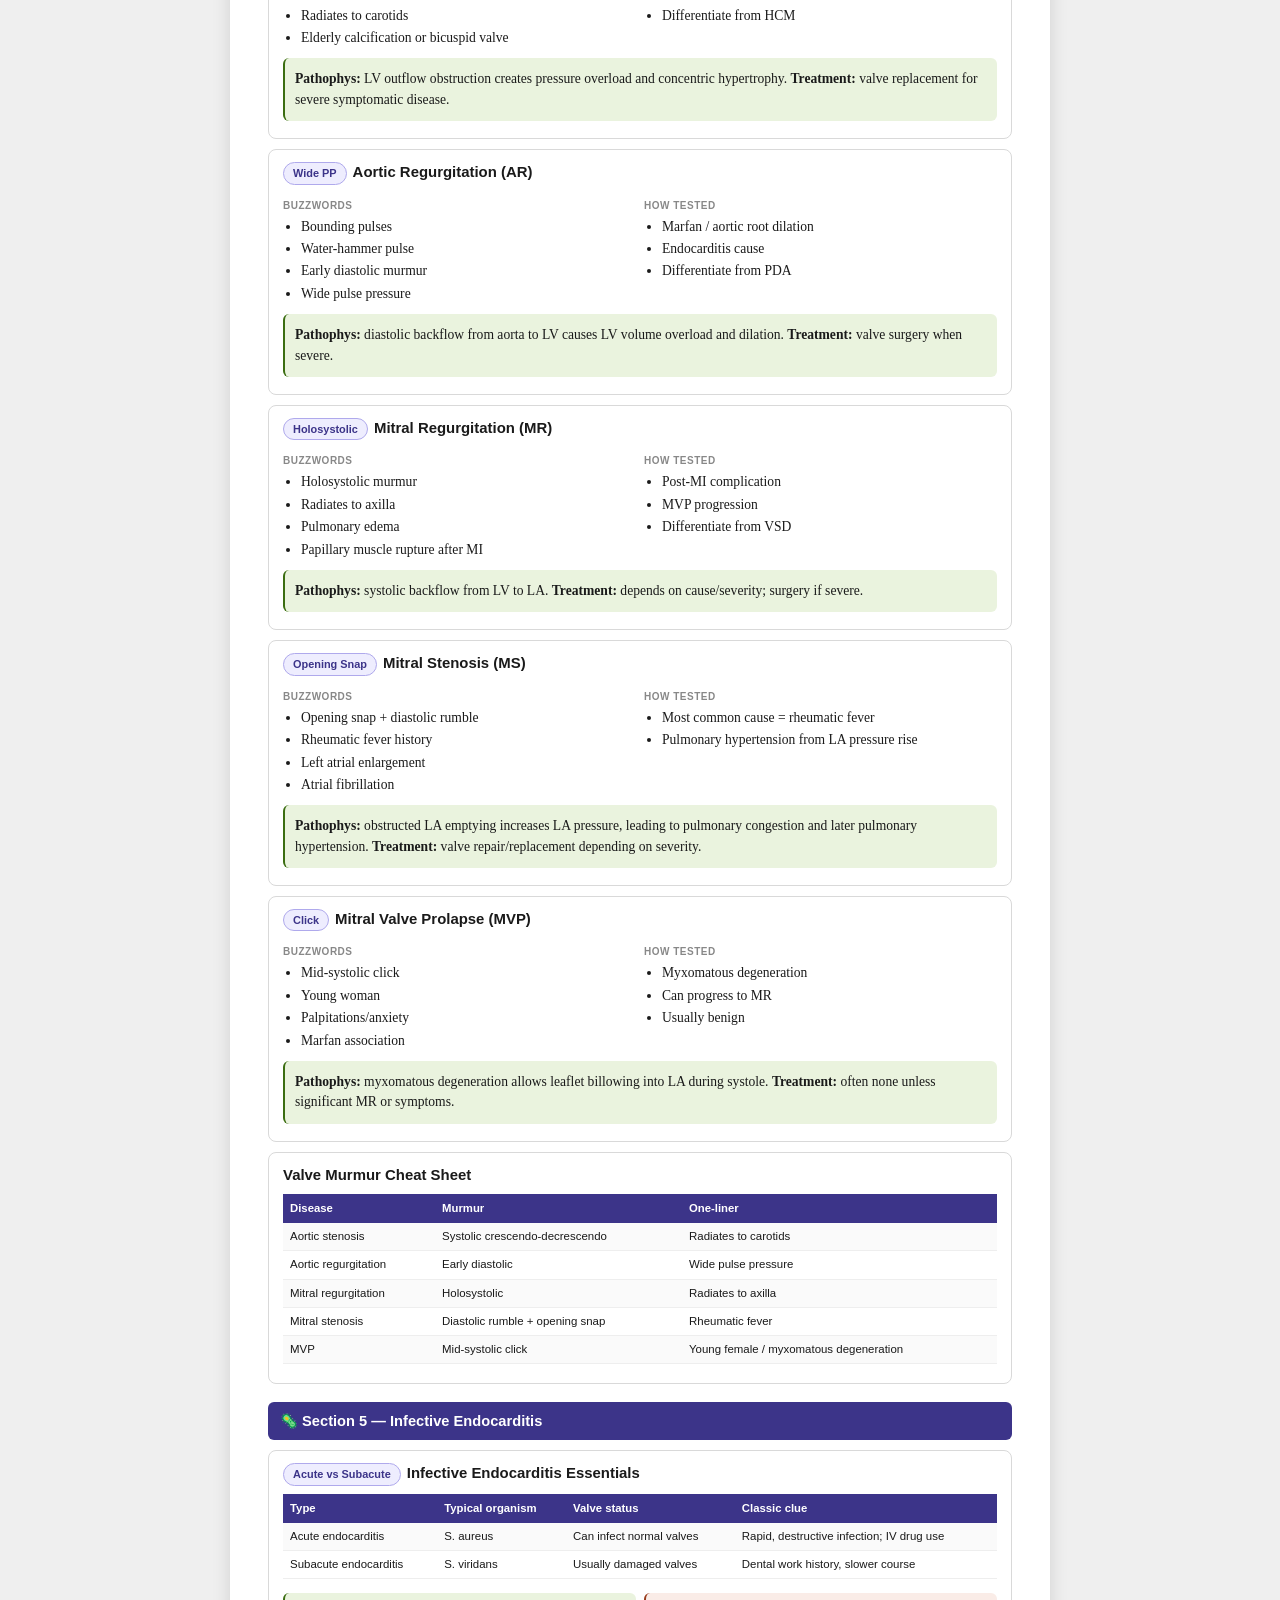
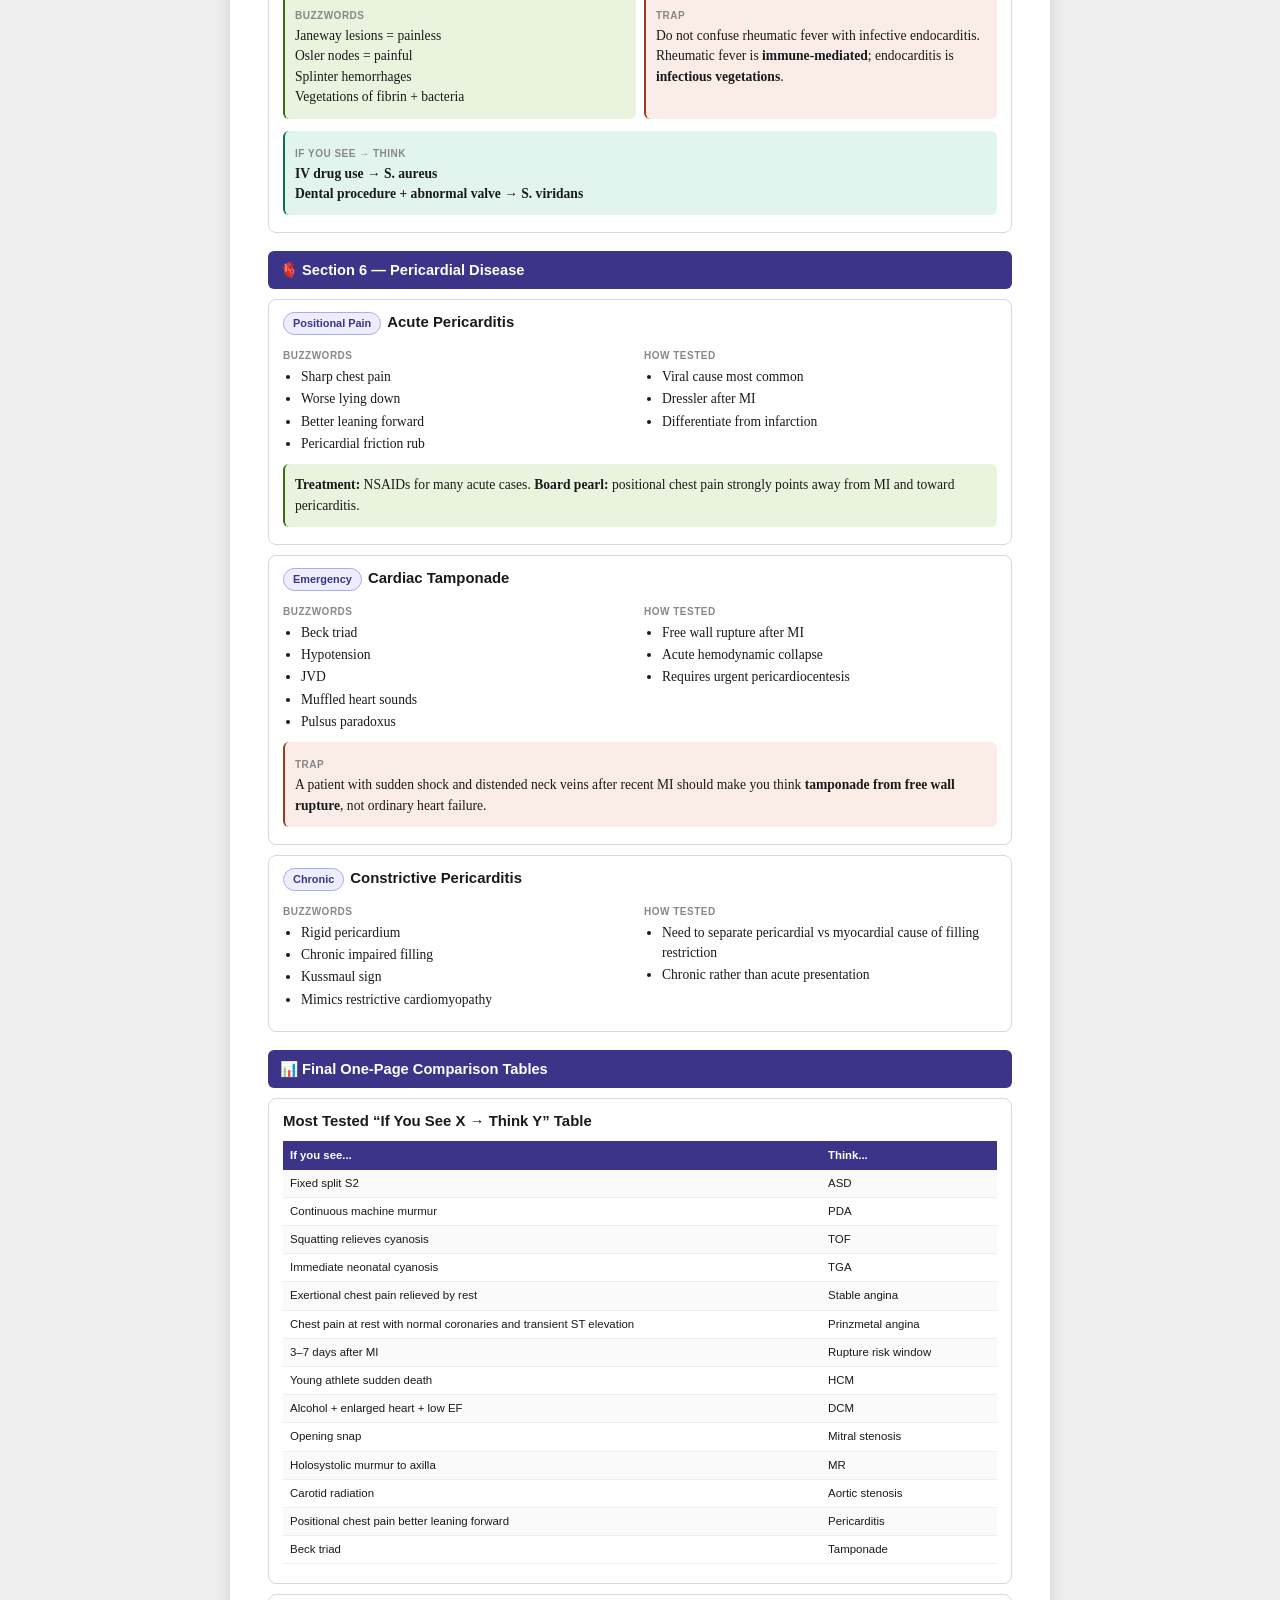
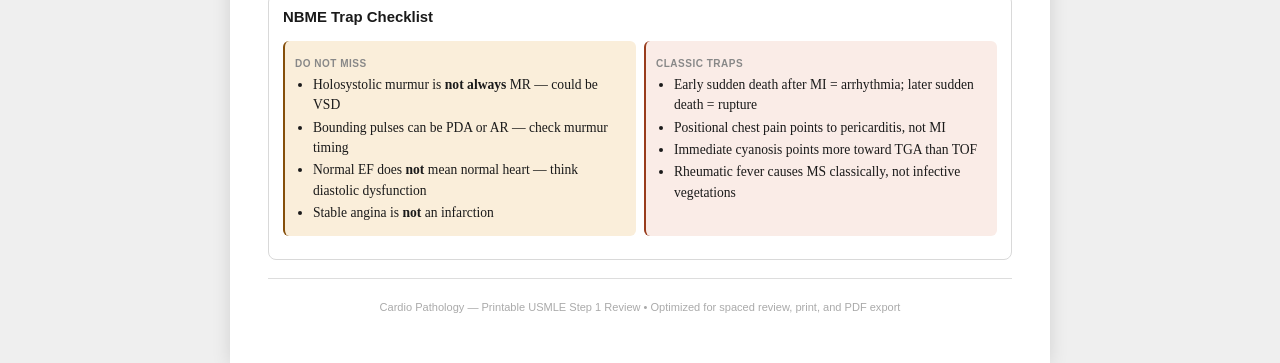
<file: cardio-pathology.html>
<!DOCTYPE html>
<html lang="en">
<head>
<meta charset="UTF-8">
<meta name="viewport" content="width=device-width, initial-scale=1.0">
<title>Cardio Pathology — USMLE Step 1 Printable Guide</title>
<style>
@page { size: letter; margin: 0.6in; }
@media print {
  .no-print { display: none !important; }
  .pb { page-break-before: always; }
  body { margin: 0 !important; background: white !important; }
  .page { max-width: 100% !important; margin: 0 !important; box-shadow: none !important; padding: 0 !important; }
}
@media screen {
  body { background: #efefef; }
  .page { max-width: 820px; margin: 0 auto; padding: 30px 38px 48px; background: white; box-shadow: 0 2px 18px rgba(0,0,0,.12); }
}
* { box-sizing: border-box; }
body { font-family: Georgia, serif; font-size: 10.2pt; line-height: 1.5; color: #1a1a1a; margin: 0; }
.print-bar {
  position: sticky; top: 0; z-index: 10;
  background: #3C3489; color: #fff; padding: 9px 18px;
  display: flex; justify-content: space-between; align-items: center;
  font-family: Arial, sans-serif; font-size: 12px;
}
.print-bar button {
  background: white; color: #3C3489; border: none; border-radius: 6px;
  padding: 7px 14px; font-weight: 700; cursor: pointer;
}
.cover { border-bottom: 2.5px solid #3C3489; padding-bottom: 16px; margin-bottom: 16px; }
.tag {
  display: inline-block; background: #EEEDFE; color: #3C3489; border: 1px solid #534AB7;
  border-radius: 999px; padding: 3px 12px; font-family: Arial, sans-serif; font-size: 9pt; font-weight: 700;
  margin-bottom: 10px;
}
h1 { font-size: 22pt; margin: 0 0 4px 0; }
h2 { font-size: 12pt; font-weight: 400; color: #444; margin: 0 0 5px 0; }
.meta { font-size: 9pt; color: #777; font-family: Arial, sans-serif; }
.summary-strip {
  background: #f7f7f7; border-radius: 6px; padding: 10px 13px; margin-top: 12px;
  font-family: Arial, sans-serif; font-size: 9pt; line-height: 1.6;
}
.sec {
  background: #3C3489; color: white; padding: 8px 12px; border-radius: 6px;
  font-family: Arial, sans-serif; font-size: 11pt; font-weight: 700; margin: 18px 0 10px;
}
.card {
  border: 0.8px solid #d9d9d9; border-radius: 8px; padding: 11px 14px; margin-bottom: 10px;
  break-inside: avoid;
}
.card-title { font-family: Arial, sans-serif; font-size: 11.2pt; font-weight: 700; margin-bottom: 4px; }
.badge {
  display: inline-block; background: #EEEDFE; color: #3C3489; border: 1px solid #AFA9EC;
  border-radius: 999px; padding: 2px 9px; font-family: Arial, sans-serif; font-size: 8.2pt;
  font-weight: 700; margin-right: 6px;
}
.lbl {
  font-family: Arial, sans-serif; font-size: 7.5pt; font-weight: 700; color: #888;
  text-transform: uppercase; letter-spacing: .05em; margin: 7px 0 2px;
}
.obj {
  border-left: 2.5px solid #AFA9EC; padding-left: 8px; font-size: 9.5pt; color: #555;
  font-style: italic; margin: 4px 0 6px; font-family: Arial, sans-serif;
}
p { margin: 3px 0; }
ul { padding-left: 18px; margin: 4px 0; }
li { margin-bottom: 2px; }
.box { border-radius: 6px; padding: 8px 10px; margin: 6px 0; break-inside: avoid; }
.coral { background: #FAECE7; border-left: 2.5px solid #993C1D; }
.teal { background: #E1F5EE; border-left: 2.5px solid #0F6E56; }
.green { background: #EAF3DE; border-left: 2.5px solid #3B6D11; }
.amber { background: #FAEEDA; border-left: 2.5px solid #854F0B; }
.two { display: grid; grid-template-columns: 1fr 1fr; gap: 8px; margin: 6px 0; }
.three { display: grid; grid-template-columns: 1fr 1fr 1fr; gap: 8px; margin: 6px 0; }
table { width: 100%; border-collapse: collapse; margin: 8px 0; font-size: 8.6pt; font-family: Arial, sans-serif; }
th { background: #3C3489; color: white; padding: 6px 7px; text-align: left; font-size: 8.5pt; }
td { padding: 5px 7px; border-bottom: 0.8px solid #eee; vertical-align: top; }
tr:nth-child(even) td { background: #fafafa; }
pre {
  background: #f5f5f5; border: 0.8px solid #e0e0e0; border-radius: 6px; padding: 10px;
  font-size: 8pt; font-family: "Courier New", monospace; white-space: pre-wrap; line-height: 1.5;
  margin: 6px 0;
}
.footer { text-align: center; font-size: 8.3pt; color: #aaa; font-family: Arial, sans-serif; margin-top: 20px; }
.small { font-size: 9pt; }
hr { border: none; border-top: 0.8px solid #ddd; margin: 18px 0; }
</style>
</head>
<body>
<div class="print-bar no-print">
  <span>To save as PDF: click the button or press <strong>Cmd+P</strong>/<strong>Ctrl+P</strong>, then choose <strong>Save as PDF</strong> and enable <strong>Background graphics</strong>.</span>
  <button onclick="window.print()">🖨 Print / Save as PDF</button>
</div>

<div class="page">
  <div class="cover">
    <div class="tag">USMLE Step 1 Board Tool</div>
    <h1>Cardio Pathology — Comprehensive Printable Review</h1>
    <h2>Consolidated from congenital heart disease, ischemic disease, cardiomyopathies, heart failure, valvular disease, endocarditis, and pericardial pathology</h2>
    <div class="meta">Formatted for rapid review, print-friendly study, and last-week board prep</div>
    <div class="summary-strip">
      <strong style="color:#3C3489">Included:</strong>
      VSD · ASD · PDA · Tetralogy of Fallot · Transposition · Coarctation · Truncus arteriosus · TAPVR · Stable angina · Unstable angina · STEMI/NSTEMI · MI complications · Prinzmetal angina · Dilated/Hypertrophic/Restrictive cardiomyopathy · Left/Right heart failure · Aortic and mitral valve disease · Infective endocarditis · Pericarditis · Tamponade · Constrictive pericarditis
    </div>
  </div>

  <div class="sec">🎯 Master Rapid Rules</div>
  <div class="card">
    <div class="three">
      <div class="box teal"><div class="lbl">Congenital</div><p><strong>Fixed split S2 = ASD</strong><br><strong>Continuous murmur = PDA</strong><br><strong>Squatting = TOF</strong><br><strong>Immediate cyanosis = TGA</strong></p></div>
      <div class="box amber"><div class="lbl">Ischemia/MI</div><p><strong>Exertional pain relieved by rest = stable angina</strong><br><strong>3–7 days post-MI = rupture risk</strong><br><strong>Most common early death = arrhythmia</strong></p></div>
      <div class="box coral"><div class="lbl">Valves/HF</div><p><strong>Opening snap = MS</strong><br><strong>Holosystolic to axilla = MR</strong><br><strong>Carotid radiation = AS</strong><br><strong>Crackles = left HF</strong></p></div>
    </div>
  </div>

  <div class="sec">❤️ Section 1 — Congenital Heart Disease</div>

  <div class="card">
    <span class="badge">Most Common</span><span class="card-title">Ventricular Septal Defect (VSD)</span>
    <div class="obj">Classic NBME: infant with loud holosystolic murmur, heart failure symptoms, then pulmonary hypertension if untreated</div>
    <div class="two">
      <div>
        <div class="lbl">Buzzwords</div>
        <ul><li>Holosystolic murmur at left lower sternal border</li><li>Failure to thrive, tachypnea</li><li>Small defect can be louder</li><li>Most common congenital heart defect</li></ul>
      </div>
      <div>
        <div class="lbl">How tested</div>
        <ul><li>Left-to-right shunt question</li><li>Spontaneous closure in childhood</li><li>Eisenmenger development if untreated</li><li>Differentiate from MR</li></ul>
      </div>
    </div>
    <div class="box green"><div class="lbl">High-yield core</div><p><strong>Presentation:</strong> infant CHF symptoms, murmur. <strong>Pathophys:</strong> LV → RV shunt increases pulmonary flow and RV volume load. <strong>Treatment:</strong> observe if small; surgical repair if large/symptomatic.</p></div>
    <div class="box coral"><div class="lbl">Trap</div><p>Holosystolic does <em>not</em> always mean MR. VSD is at the left lower sternal border; MR radiates to the axilla.</p></div>
  </div>

  <div class="card">
    <span class="badge">Split S2</span><span class="card-title">Atrial Septal Defect (ASD)</span>
    <div class="two">
      <div><div class="lbl">Buzzwords</div><ul><li>Fixed split S2</li><li>Ostium secundum most common</li><li>Exercise intolerance in child</li><li>Often asymptomatic early</li></ul></div>
      <div><div class="lbl">How tested</div><ul><li>“Silent shunt” style question</li><li>Association with Down syndrome</li><li>Left-to-right shunt causing RA/RV enlargement</li></ul></div>
    </div>
    <div class="box green"><p><strong>Presentation:</strong> often subtle in childhood. <strong>Pathophys:</strong> L→R shunt across atria causes right-sided volume overload. <strong>Treatment:</strong> closure if significant or symptomatic.</p></div>
    <div class="box teal"><div class="lbl">If you see → think</div><p><strong>Fixed split S2 → ASD</strong></p></div>
  </div>

  <div class="card">
    <span class="badge">Continuous</span><span class="card-title">Patent Ductus Arteriosus (PDA)</span>
    <div class="two">
      <div><div class="lbl">Buzzwords</div><ul><li>Continuous “machine-like” murmur</li><li>Bounding pulses</li><li>Wide pulse pressure</li><li>Prematurity or congenital rubella</li></ul></div>
      <div><div class="lbl">How tested</div><ul><li>Indomethacin closes it</li><li>PGE keeps it open in ductal-dependent lesions</li><li>Differentiate from AR by murmur type</li></ul></div>
    </div>
    <div class="box green"><p><strong>Pathophys:</strong> aorta → pulmonary artery shunt. <strong>Treatment:</strong> indomethacin/ibuprofen to close; prostaglandin E to keep open if needed in cyanotic lesions.</p></div>
    <div class="box coral"><div class="lbl">Trap</div><p>Bounding pulses can also occur in aortic regurgitation. Murmur type separates them: <strong>continuous = PDA</strong>, <strong>diastolic = AR</strong>.</p></div>
  </div>

  <div class="card">
    <span class="badge">Cyanotic</span><span class="card-title">Tetralogy of Fallot (TOF)</span>
    <div class="two">
      <div><div class="lbl">Buzzwords</div><ul><li>Cyanotic child</li><li>Squatting relieves symptoms</li><li>Tet spells with crying/exertion</li><li>DiGeorge association</li></ul></div>
      <div><div class="lbl">How tested</div><ul><li>PROVe mnemonic</li><li>Degree of pulmonic stenosis determines severity</li><li>Right-to-left shunt lesion</li></ul></div>
    </div>
    <div class="box green"><p><strong>Components:</strong> Pulmonary stenosis, RV hypertrophy, Overriding aorta, VSD. <strong>Pathophys:</strong> RV outflow obstruction drives R→L shunting and cyanosis. <strong>Treatment:</strong> surgical repair.</p></div>
    <div class="box teal"><div class="lbl">If you see → think</div><p><strong>Squatting child + cyanosis → TOF</strong></p></div>
  </div>

  <div class="card">
    <span class="badge">Birth Cyanosis</span><span class="card-title">Transposition of the Great Arteries (TGA)</span>
    <div class="two">
      <div><div class="lbl">Buzzwords</div><ul><li>Immediate cyanosis at birth</li><li>No major murmur</li><li>Maternal diabetes association</li><li>Needs mixing lesion</li></ul></div>
      <div><div class="lbl">How tested</div><ul><li>Parallel rather than serial circulation</li><li>PGE used acutely</li><li>Survival requires PDA/ASD/VSD</li></ul></div>
    </div>
    <div class="box green"><p><strong>Pathophys:</strong> aorta arises from RV and pulmonary artery from LV, producing parallel circulations. <strong>Treatment:</strong> prostaglandin E then surgical repair.</p></div>
    <div class="box coral"><div class="lbl">Trap</div><p>TGA gives <strong>immediate</strong> cyanosis and usually not the classic squatting history of TOF.</p></div>
  </div>

  <div class="card">
    <span class="badge">Pulse Differential</span><span class="card-title">Coarctation of the Aorta</span>
    <div class="two">
      <div><div class="lbl">Buzzwords</div><ul><li>Upper extremity hypertension</li><li>Weak femoral pulses</li><li>Rib notching</li><li>Turner syndrome association</li></ul></div>
      <div><div class="lbl">How tested</div><ul><li>Arm-leg BP differential</li><li>Leg claudication in child/adolescent</li><li>Preductal vs postductal concept</li></ul></div>
    </div>
    <div class="box green"><p><strong>Pathophys:</strong> aortic narrowing causes decreased distal perfusion and proximal hypertension. <strong>Treatment:</strong> surgical repair.</p></div>
  </div>

  <div class="card">
    <span class="badge">Outflow Tract</span><span class="card-title">Truncus Arteriosus + TAPVR</span>
    <div class="two">
      <div class="box amber"><div class="lbl">Truncus arteriosus</div><p><strong>Buzzwords:</strong> single great vessel, cyanosis, early heart failure, DiGeorge.<br><strong>Pathophys:</strong> failure of outflow tract septation.<br><strong>Think:</strong> <strong>one vessel = truncus</strong>.</p></div>
      <div class="box teal"><div class="lbl">TAPVR</div><p><strong>Buzzwords:</strong> pulmonary veins drain to right atrium, cyanosis, ASD needed for survival.<br><strong>Pathophys:</strong> oxygenated blood returns to right side instead of left.<br><strong>Think:</strong> <strong>abnormal pulmonary venous drainage = TAPVR</strong>.</p></div>
    </div>
  </div>

  <div class="card">
    <div class="card-title">Congenital Heart Disease Comparison Table</div>
    <table>
      <tr><th>Disease</th><th>Murmur / Sound</th><th>Cyanosis</th><th>Key clue</th></tr>
      <tr><td>VSD</td><td>Holosystolic (LLSB)</td><td>Late if Eisenmenger</td><td>Most common congenital defect</td></tr>
      <tr><td>ASD</td><td>Fixed split S2</td><td>No early</td><td>“Silent shunt”</td></tr>
      <tr><td>PDA</td><td>Continuous</td><td>No early</td><td>Machine-like murmur</td></tr>
      <tr><td>TOF</td><td>Systolic murmur</td><td>Yes</td><td>Squatting relieves</td></tr>
      <tr><td>TGA</td><td>Often none</td><td>Immediate</td><td>Needs PDA/ASD/VSD</td></tr>
      <tr><td>Coarctation</td><td>Variable</td><td>No</td><td>Arm-leg BP differential</td></tr>
    </table>
  </div>

  <div class="pb"></div>
  <div class="sec">💔 Section 2 — Ischemic Heart Disease and MI</div>

  <div class="card">
    <span class="badge">High Yield</span><span class="card-title">Stable Angina vs Unstable Angina vs MI</span>
    <table>
      <tr><th>Condition</th><th>Trigger</th><th>Troponin</th><th>Core pathophys</th><th>Classic test clue</th></tr>
      <tr><td>Stable angina</td><td>Exertion</td><td>No</td><td>Fixed plaque</td><td>Relieved by rest/nitro</td></tr>
      <tr><td>Unstable angina</td><td>Rest / worsening pattern</td><td>No</td><td>Plaque rupture + nonocclusive thrombus</td><td>Normal biomarkers</td></tr>
      <tr><td>NSTEMI</td><td>Rest</td><td>Yes</td><td>Subendocardial infarct / partial occlusion</td><td>ST depression / ↑ troponin</td></tr>
      <tr><td>STEMI</td><td>Rest</td><td>Yes</td><td>Transmural infarct / complete occlusion</td><td>ST elevation</td></tr>
      <tr><td>Prinzmetal</td><td>Rest</td><td>Usually no</td><td>Vasospasm</td><td>Transient ST elevation, normal coronaries</td></tr>
    </table>
    <div class="box coral"><div class="lbl">Trap</div><p><strong>Stable angina</strong> is predictable exertional pain relieved by rest. Once symptoms are occurring at rest or becoming more frequent, think <strong>unstable angina/NSTEMI</strong>.</p></div>
  </div>

  <div class="card">
    <span class="badge">Plaque Rupture</span><span class="card-title">General MI Essentials</span>
    <div class="two">
      <div><div class="lbl">Buzzwords</div><ul><li>Crushing substernal chest pain</li><li>Radiation to jaw or left arm</li><li>Diaphoresis, nausea, dyspnea</li><li>Elevated troponin</li></ul></div>
      <div><div class="lbl">How tested</div><ul><li>Most common cause = plaque rupture with thrombosis</li><li>Different arteries map to different infarcts</li><li>Complication timing is heavily tested</li></ul></div>
    </div>
    <div class="box green"><p><strong>Pathophys:</strong> atherosclerotic plaque rupture exposes thrombogenic core → platelet aggregation → thrombus → myocardial necrosis. <strong>Treatment:</strong> urgent reperfusion for STEMI plus aspirin, nitrates when appropriate, beta-blocker, statin, anticoagulation per scenario.</p></div>
  </div>

  <div class="card">
    <span class="badge">Biomarkers</span><span class="card-title">Cardiac Marker Cheat Sheet</span>
    <table>
      <tr><th>Marker</th><th>Rise</th><th>Peak</th><th>High-yield use</th></tr>
      <tr><td>Troponin I/T</td><td>3–4 hr</td><td>24–48 hr</td><td>Most specific and most tested</td></tr>
      <tr><td>CK-MB</td><td>4–6 hr</td><td>~24 hr</td><td>Best for detecting reinfarction</td></tr>
    </table>
    <div class="box teal"><div class="lbl">If you see → think</div><p><strong>Best test for acute MI = troponin</strong><br><strong>New chest pain shortly after a prior MI = CK-MB for reinfarction</strong></p></div>
  </div>

  <div class="card">
    <span class="badge">Timeline</span><span class="card-title">MI Histology and Rupture Window</span>
<pre>0–4 hr     : often no gross/light microscopic change
4–24 hr    : coagulative necrosis begins
1–3 days   : neutrophils dominate
3–7 days   : macrophages dominate → wall weakest → rupture risk highest
Weeks      : granulation tissue then dense fibrosis/scar</pre>
    <div class="box coral"><div class="lbl">Most tested trap</div><p><strong>3–7 days after MI</strong> is the classic rupture window because macrophages digest dead tissue before collagen scar has formed.</p></div>
  </div>

  <div class="card">
    <span class="badge">Complications</span><span class="card-title">Post-MI Complication Table</span>
    <table>
      <tr><th>Complication</th><th>Timing</th><th>Key clue</th></tr>
      <tr><td>Arrhythmia / ventricular fibrillation</td><td>Hours</td><td>Most common early cause of death</td></tr>
      <tr><td>Papillary muscle rupture</td><td>2–7 days</td><td>Acute MR, pulmonary edema, new murmur</td></tr>
      <tr><td>Free wall rupture</td><td>3–7 days</td><td>Tamponade, sudden collapse, hemopericardium</td></tr>
      <tr><td>Ventricular septal rupture</td><td>3–7 days</td><td>New harsh holosystolic murmur</td></tr>
      <tr><td>Dressler syndrome</td><td>Weeks</td><td>Autoimmune pericarditis after MI</td></tr>
      <tr><td>Ventricular aneurysm</td><td>Late</td><td>Persistent ST elevation, mural thrombus risk</td></tr>
    </table>
  </div>

  <div class="card">
    <span class="badge">Coronaries</span><span class="card-title">Artery Supply Map</span>
    <table>
      <tr><th>Artery</th><th>Classic territory</th><th>Board pearl</th></tr>
      <tr><td>LAD</td><td>Anterior wall + anterior septum</td><td>“Widow-maker”; anterior MI</td></tr>
      <tr><td>RCA</td><td>Inferior wall</td><td>Inferior MI; can involve AV node</td></tr>
      <tr><td>LCX</td><td>Lateral wall</td><td>Lateral MI</td></tr>
    </table>
    <div class="box amber"><div class="lbl">Pearl</div><p><strong>Anterior MI → LAD</strong>; <strong>Inferior MI → RCA</strong>.</p></div>
  </div>

  <div class="pb"></div>
  <div class="sec">💪 Section 3 — Cardiomyopathies and Heart Failure</div>

  <div class="card">
    <span class="badge">Most Common CM</span><span class="card-title">Dilated Cardiomyopathy (DCM)</span>
    <div class="two">
      <div><div class="lbl">Buzzwords</div><ul><li>Enlarged floppy heart</li><li>Low ejection fraction</li><li>Global hypokinesis</li><li>Alcohol, coxsackie, doxorubicin, Chagas</li></ul></div>
      <div><div class="lbl">How tested</div><ul><li>Most common cardiomyopathy</li><li>Systolic dysfunction question</li><li>Secondary MR/TR from dilation</li></ul></div>
    </div>
    <div class="box green"><p><strong>Presentation:</strong> dyspnea, edema, orthopnea, fatigue. <strong>Pathophys:</strong> ventricular dilation causes impaired contractility and reduced EF. <strong>Treatment:</strong> standard HFrEF therapy.</p></div>
    <div class="box teal"><div class="lbl">If you see → think</div><p><strong>Alcohol + low EF + enlarged heart → DCM</strong></p></div>
  </div>

  <div class="card">
    <span class="badge">Athlete Death</span><span class="card-title">Hypertrophic Cardiomyopathy (HCM)</span>
    <div class="two">
      <div><div class="lbl">Buzzwords</div><ul><li>Young athlete collapse</li><li>Syncope with exertion</li><li>Asymmetric septal hypertrophy</li><li>Autosomal dominant sarcomere mutation</li></ul></div>
      <div><div class="lbl">How tested</div><ul><li>Sudden death in athletes</li><li>Obstructive physiology from thick septum</li><li>Differentiate from aortic stenosis</li></ul></div>
    </div>
    <div class="box green"><p><strong>Pathophys:</strong> thickened septum obstructs LV outflow and causes diastolic dysfunction. <strong>Treatment:</strong> beta-blockers (and sometimes non-DHP CCBs depending on scenario).</p></div>
    <div class="box coral"><div class="lbl">Trap</div><p>Low EF points away from HCM and toward DCM. HCM is typically a <strong>diastolic</strong> dysfunction problem.</p></div>
  </div>

  <div class="card">
    <span class="badge">Stiff Ventricles</span><span class="card-title">Restrictive Cardiomyopathy (RCM)</span>
    <div class="two">
      <div><div class="lbl">Buzzwords</div><ul><li>Normal EF</li><li>Diastolic dysfunction</li><li>Amyloidosis / hemochromatosis</li><li>Impaired filling</li></ul></div>
      <div><div class="lbl">How tested</div><ul><li>Heart failure with preserved EF</li><li>Differentiation from constrictive pericarditis</li><li>Infiltrative disease stem</li></ul></div>
    </div>
    <div class="box green"><p><strong>Pathophys:</strong> noncompliant myocardium prevents ventricular filling while contractility is relatively preserved. <strong>Treatment:</strong> treat underlying cause when possible.</p></div>
  </div>

  <div class="card">
    <span class="badge">HF Basics</span><span class="card-title">Left vs Right Heart Failure</span>
    <table>
      <tr><th>Type</th><th>Major manifestations</th><th>Classic clue</th></tr>
      <tr><td>Left-sided HF</td><td>Pulmonary edema, orthopnea, crackles, dyspnea</td><td>“Left = lungs”</td></tr>
      <tr><td>Right-sided HF</td><td>JVD, hepatomegaly, peripheral edema</td><td>“Right = rest of body”</td></tr>
      <tr><td>Congestive HF</td><td>Both pulmonary and systemic congestion</td><td>Elevated BNP</td></tr>
    </table>
    <div class="box amber"><div class="lbl">High yield</div><p><strong>BNP</strong> is released in response to ventricular stretch and is a classic heart failure biomarker.</p></div>
  </div>

  <div class="card">
    <div class="card-title">Cardiomyopathy Comparison Table</div>
    <table>
      <tr><th>Disease</th><th>EF</th><th>Main problem</th><th>Classic clue</th></tr>
      <tr><td>Dilated</td><td>Low</td><td>Systolic failure</td><td>Alcohol / viruses / enlarged heart</td></tr>
      <tr><td>Hypertrophic</td><td>Often normal</td><td>Diastolic dysfunction + obstruction</td><td>Young athlete sudden death</td></tr>
      <tr><td>Restrictive</td><td>Often normal</td><td>Impaired filling</td><td>Amyloid / infiltrative disease</td></tr>
    </table>
  </div>

  <div class="pb"></div>
  <div class="sec">🔔 Section 4 — Valvular Disease</div>

  <div class="card">
    <span class="badge">SAD</span><span class="card-title">Aortic Stenosis (AS)</span>
    <div class="two">
      <div><div class="lbl">Buzzwords</div><ul><li>Syncope, angina, dyspnea</li><li>Crescendo-decrescendo systolic murmur</li><li>Radiates to carotids</li><li>Elderly calcification or bicuspid valve</li></ul></div>
      <div><div class="lbl">How tested</div><ul><li>Exertional syncope</li><li>Pressure-overload LV hypertrophy</li><li>Differentiate from HCM</li></ul></div>
    </div>
    <div class="box green"><p><strong>Pathophys:</strong> LV outflow obstruction creates pressure overload and concentric hypertrophy. <strong>Treatment:</strong> valve replacement for severe symptomatic disease.</p></div>
  </div>

  <div class="card">
    <span class="badge">Wide PP</span><span class="card-title">Aortic Regurgitation (AR)</span>
    <div class="two">
      <div><div class="lbl">Buzzwords</div><ul><li>Bounding pulses</li><li>Water-hammer pulse</li><li>Early diastolic murmur</li><li>Wide pulse pressure</li></ul></div>
      <div><div class="lbl">How tested</div><ul><li>Marfan / aortic root dilation</li><li>Endocarditis cause</li><li>Differentiate from PDA</li></ul></div>
    </div>
    <div class="box green"><p><strong>Pathophys:</strong> diastolic backflow from aorta to LV causes LV volume overload and dilation. <strong>Treatment:</strong> valve surgery when severe.</p></div>
  </div>

  <div class="card">
    <span class="badge">Holosystolic</span><span class="card-title">Mitral Regurgitation (MR)</span>
    <div class="two">
      <div><div class="lbl">Buzzwords</div><ul><li>Holosystolic murmur</li><li>Radiates to axilla</li><li>Pulmonary edema</li><li>Papillary muscle rupture after MI</li></ul></div>
      <div><div class="lbl">How tested</div><ul><li>Post-MI complication</li><li>MVP progression</li><li>Differentiate from VSD</li></ul></div>
    </div>
    <div class="box green"><p><strong>Pathophys:</strong> systolic backflow from LV to LA. <strong>Treatment:</strong> depends on cause/severity; surgery if severe.</p></div>
  </div>

  <div class="card">
    <span class="badge">Opening Snap</span><span class="card-title">Mitral Stenosis (MS)</span>
    <div class="two">
      <div><div class="lbl">Buzzwords</div><ul><li>Opening snap + diastolic rumble</li><li>Rheumatic fever history</li><li>Left atrial enlargement</li><li>Atrial fibrillation</li></ul></div>
      <div><div class="lbl">How tested</div><ul><li>Most common cause = rheumatic fever</li><li>Pulmonary hypertension from LA pressure rise</li></ul></div>
    </div>
    <div class="box green"><p><strong>Pathophys:</strong> obstructed LA emptying increases LA pressure, leading to pulmonary congestion and later pulmonary hypertension. <strong>Treatment:</strong> valve repair/replacement depending on severity.</p></div>
  </div>

  <div class="card">
    <span class="badge">Click</span><span class="card-title">Mitral Valve Prolapse (MVP)</span>
    <div class="two">
      <div><div class="lbl">Buzzwords</div><ul><li>Mid-systolic click</li><li>Young woman</li><li>Palpitations/anxiety</li><li>Marfan association</li></ul></div>
      <div><div class="lbl">How tested</div><ul><li>Myxomatous degeneration</li><li>Can progress to MR</li><li>Usually benign</li></ul></div>
    </div>
    <div class="box green"><p><strong>Pathophys:</strong> myxomatous degeneration allows leaflet billowing into LA during systole. <strong>Treatment:</strong> often none unless significant MR or symptoms.</p></div>
  </div>

  <div class="card">
    <div class="card-title">Valve Murmur Cheat Sheet</div>
    <table>
      <tr><th>Disease</th><th>Murmur</th><th>One-liner</th></tr>
      <tr><td>Aortic stenosis</td><td>Systolic crescendo-decrescendo</td><td>Radiates to carotids</td></tr>
      <tr><td>Aortic regurgitation</td><td>Early diastolic</td><td>Wide pulse pressure</td></tr>
      <tr><td>Mitral regurgitation</td><td>Holosystolic</td><td>Radiates to axilla</td></tr>
      <tr><td>Mitral stenosis</td><td>Diastolic rumble + opening snap</td><td>Rheumatic fever</td></tr>
      <tr><td>MVP</td><td>Mid-systolic click</td><td>Young female / myxomatous degeneration</td></tr>
    </table>
  </div>

  <div class="pb"></div>
  <div class="sec">🦠 Section 5 — Infective Endocarditis</div>

  <div class="card">
    <span class="badge">Acute vs Subacute</span><span class="card-title">Infective Endocarditis Essentials</span>
    <table>
      <tr><th>Type</th><th>Typical organism</th><th>Valve status</th><th>Classic clue</th></tr>
      <tr><td>Acute endocarditis</td><td>S. aureus</td><td>Can infect normal valves</td><td>Rapid, destructive infection; IV drug use</td></tr>
      <tr><td>Subacute endocarditis</td><td>S. viridans</td><td>Usually damaged valves</td><td>Dental work history, slower course</td></tr>
    </table>
    <div class="two">
      <div class="box green"><div class="lbl">Buzzwords</div><p>Janeway lesions = painless<br>Osler nodes = painful<br>Splinter hemorrhages<br>Vegetations of fibrin + bacteria</p></div>
      <div class="box coral"><div class="lbl">Trap</div><p>Do not confuse rheumatic fever with infective endocarditis. Rheumatic fever is <strong>immune-mediated</strong>; endocarditis is <strong>infectious vegetations</strong>.</p></div>
    </div>
    <div class="box teal"><div class="lbl">If you see → think</div><p><strong>IV drug use → S. aureus</strong><br><strong>Dental procedure + abnormal valve → S. viridans</strong></p></div>
  </div>

  <div class="sec">🫀 Section 6 — Pericardial Disease</div>

  <div class="card">
    <span class="badge">Positional Pain</span><span class="card-title">Acute Pericarditis</span>
    <div class="two">
      <div><div class="lbl">Buzzwords</div><ul><li>Sharp chest pain</li><li>Worse lying down</li><li>Better leaning forward</li><li>Pericardial friction rub</li></ul></div>
      <div><div class="lbl">How tested</div><ul><li>Viral cause most common</li><li>Dressler after MI</li><li>Differentiate from infarction</li></ul></div>
    </div>
    <div class="box green"><p><strong>Treatment:</strong> NSAIDs for many acute cases. <strong>Board pearl:</strong> positional chest pain strongly points away from MI and toward pericarditis.</p></div>
  </div>

  <div class="card">
    <span class="badge">Emergency</span><span class="card-title">Cardiac Tamponade</span>
    <div class="two">
      <div><div class="lbl">Buzzwords</div><ul><li>Beck triad</li><li>Hypotension</li><li>JVD</li><li>Muffled heart sounds</li><li>Pulsus paradoxus</li></ul></div>
      <div><div class="lbl">How tested</div><ul><li>Free wall rupture after MI</li><li>Acute hemodynamic collapse</li><li>Requires urgent pericardiocentesis</li></ul></div>
    </div>
    <div class="box coral"><div class="lbl">Trap</div><p>A patient with sudden shock and distended neck veins after recent MI should make you think <strong>tamponade from free wall rupture</strong>, not ordinary heart failure.</p></div>
  </div>

  <div class="card">
    <span class="badge">Chronic</span><span class="card-title">Constrictive Pericarditis</span>
    <div class="two">
      <div><div class="lbl">Buzzwords</div><ul><li>Rigid pericardium</li><li>Chronic impaired filling</li><li>Kussmaul sign</li><li>Mimics restrictive cardiomyopathy</li></ul></div>
      <div><div class="lbl">How tested</div><ul><li>Need to separate pericardial vs myocardial cause of filling restriction</li><li>Chronic rather than acute presentation</li></ul></div>
    </div>
  </div>

  <div class="sec">📊 Final One-Page Comparison Tables</div>

  <div class="card">
    <div class="card-title">Most Tested “If You See X → Think Y” Table</div>
    <table>
      <tr><th>If you see...</th><th>Think...</th></tr>
      <tr><td>Fixed split S2</td><td>ASD</td></tr>
      <tr><td>Continuous machine murmur</td><td>PDA</td></tr>
      <tr><td>Squatting relieves cyanosis</td><td>TOF</td></tr>
      <tr><td>Immediate neonatal cyanosis</td><td>TGA</td></tr>
      <tr><td>Exertional chest pain relieved by rest</td><td>Stable angina</td></tr>
      <tr><td>Chest pain at rest with normal coronaries and transient ST elevation</td><td>Prinzmetal angina</td></tr>
      <tr><td>3–7 days after MI</td><td>Rupture risk window</td></tr>
      <tr><td>Young athlete sudden death</td><td>HCM</td></tr>
      <tr><td>Alcohol + enlarged heart + low EF</td><td>DCM</td></tr>
      <tr><td>Opening snap</td><td>Mitral stenosis</td></tr>
      <tr><td>Holosystolic murmur to axilla</td><td>MR</td></tr>
      <tr><td>Carotid radiation</td><td>Aortic stenosis</td></tr>
      <tr><td>Positional chest pain better leaning forward</td><td>Pericarditis</td></tr>
      <tr><td>Beck triad</td><td>Tamponade</td></tr>
    </table>
  </div>

  <div class="card">
    <div class="card-title">NBME Trap Checklist</div>
    <div class="two">
      <div class="box amber">
        <div class="lbl">Do not miss</div>
        <ul>
          <li>Holosystolic murmur is <strong>not always</strong> MR — could be VSD</li>
          <li>Bounding pulses can be PDA or AR — check murmur timing</li>
          <li>Normal EF does <strong>not</strong> mean normal heart — think diastolic dysfunction</li>
          <li>Stable angina is <strong>not</strong> an infarction</li>
        </ul>
      </div>
      <div class="box coral">
        <div class="lbl">Classic traps</div>
        <ul>
          <li>Early sudden death after MI = arrhythmia; later sudden death = rupture</li>
          <li>Positional chest pain points to pericarditis, not MI</li>
          <li>Immediate cyanosis points more toward TGA than TOF</li>
          <li>Rheumatic fever causes MS classically, not infective vegetations</li>
        </ul>
      </div>
    </div>
  </div>

  <hr>
  <div class="footer">Cardio Pathology — Printable USMLE Step 1 Review • Optimized for spaced review, print, and PDF export</div>
</div>
</body>
</html>
</file>
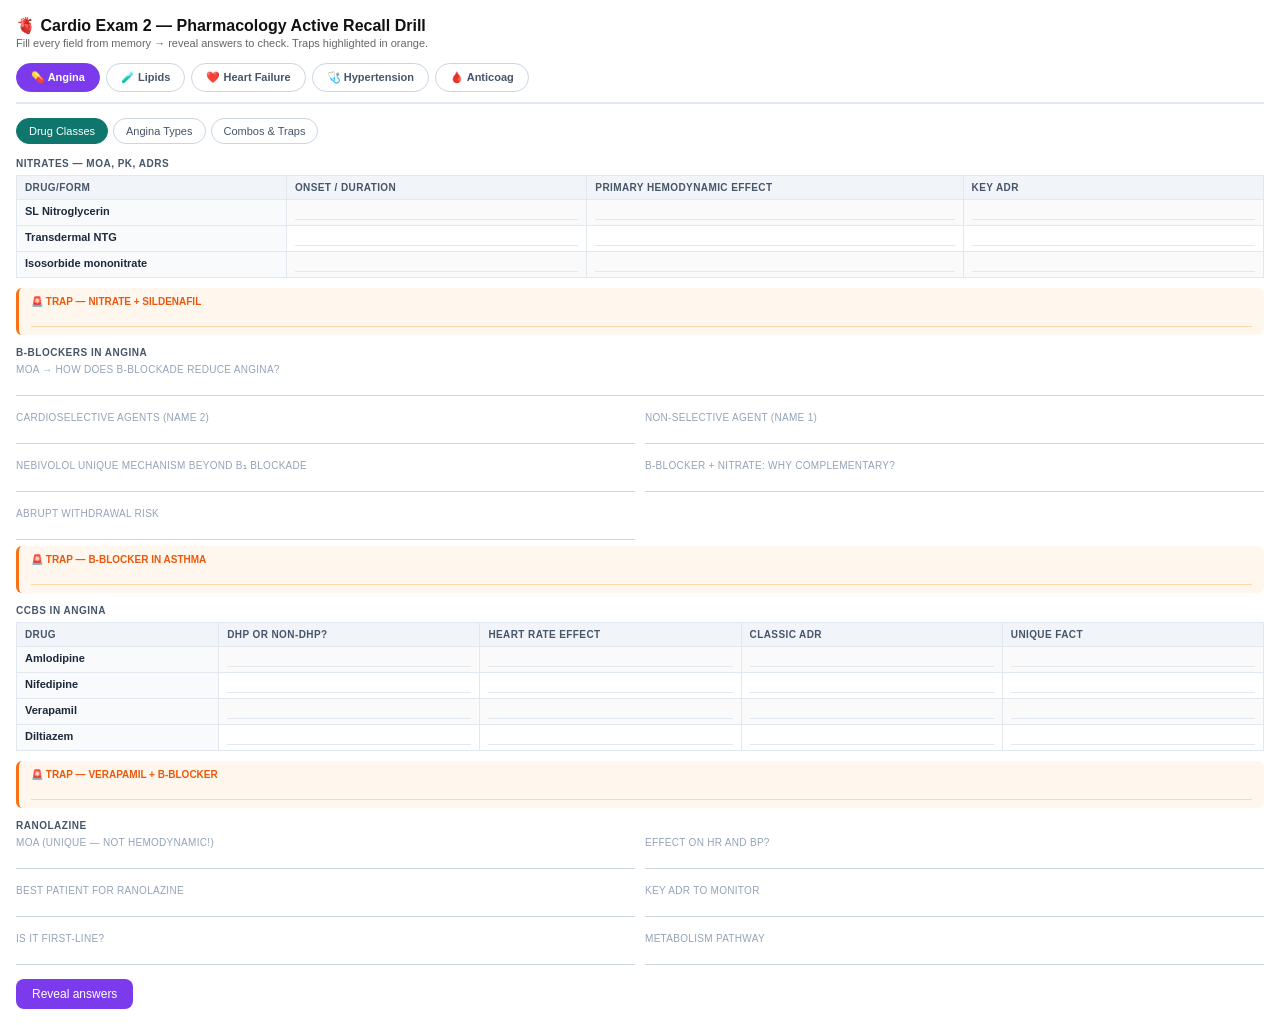
<file: cardio_pharm_drill_blank.html>
<!DOCTYPE html><html lang="en"><head><meta charset="UTF-8">
<style>
*{box-sizing:border-box;margin:0;padding:0;font-family:sans-serif;}
body{background:#fff;color:#111;padding:16px;font-size:13px;}
h2{font-size:16px;font-weight:600;margin-bottom:2px;}
.sub{color:#666;font-size:11px;margin-bottom:14px;}
.lec-tabs{display:flex;gap:6px;flex-wrap:wrap;margin-bottom:14px;border-bottom:2px solid #e2e8f0;padding-bottom:10px;}
.lt{padding:7px 14px;border-radius:20px;border:1.5px solid #CBD5E1;font-size:11px;cursor:pointer;background:#fff;color:#475569;font-weight:600;white-space:nowrap;}
.lt.active{background:#7C3AED;color:#fff;border-color:#7C3AED;}
.lecture{display:none;}.lecture.active{display:block;}
.inner-tabs{display:flex;gap:5px;flex-wrap:wrap;margin-bottom:14px;}
.it{padding:6px 12px;border-radius:16px;border:1.5px solid #CBD5E1;font-size:11px;cursor:pointer;background:#fff;color:#475569;font-weight:500;}
.it.active{background:#0F766E;color:#fff;border-color:#0F766E;}
.ipanel{display:none;}.ipanel.active{display:block;}
.sec{font-size:10px;font-weight:700;color:#475569;text-transform:uppercase;letter-spacing:.05em;margin:12px 0 6px;}
.card{border:1px solid #E2E8F0;border-radius:10px;padding:12px 14px;margin-bottom:10px;}
.fg{display:grid;grid-template-columns:1fr 1fr;gap:10px;}
.fg3{display:grid;grid-template-columns:1fr 1fr 1fr;gap:10px;}
.f{margin-bottom:6px;}
.f label{font-size:10px;color:#94a3b8;display:block;margin-bottom:2px;text-transform:uppercase;letter-spacing:.03em;}
.f input{width:100%;border:none;border-bottom:1.5px solid #CBD5E1;font-size:12px;background:transparent;outline:none;padding:2px 0;color:#1e293b;}
.f input:focus{border-bottom-color:#7C3AED;}
input::placeholder{color:transparent;}
.f .h{font-size:10px;color:#cbd5e1;margin-top:2px;font-style:italic;}
.full{grid-column:1/-1;}
table{width:100%;border-collapse:collapse;margin-bottom:10px;font-size:11px;}
th{background:#F1F5F9;text-align:left;padding:6px 8px;font-size:10px;text-transform:uppercase;letter-spacing:.04em;color:#475569;border:1px solid #E2E8F0;font-weight:600;}
td{padding:5px 8px;border:1px solid #E2E8F0;vertical-align:top;}
td input{width:100%;border:none;border-bottom:1.5px solid #e2e8f0;font-size:11px;background:transparent;outline:none;padding:1px 0;color:#1e293b;}
td input:focus{border-bottom-color:#7C3AED;}
tr:nth-child(even) td{background:#FAFAFA;}
.rl{font-weight:600;font-size:11px;color:#1e293b;background:#F8FAFC!important;min-width:120px;}
.trap{background:#FFF7ED;border-left:3px solid #F97316;border-radius:6px;padding:8px 12px;margin-bottom:8px;font-size:11px;}
.trap label{font-size:10px;color:#EA580C;display:block;margin-bottom:3px;font-weight:700;text-transform:uppercase;}
.trap input{width:100%;border:none;border-bottom:1.5px solid #FED7AA;font-size:11px;background:transparent;outline:none;padding:2px 0;color:#7C2D12;}
.trap input:focus{border-bottom-color:#F97316;}
.btn{background:#7C3AED;color:#fff;border:none;border-radius:8px;padding:8px 16px;font-size:12px;cursor:pointer;font-weight:500;margin-top:8px;margin-right:6px;}
.btn:hover{background:#6D28D9;}
.btn2{background:#0F766E;color:#fff;border:none;border-radius:8px;padding:8px 16px;font-size:12px;cursor:pointer;font-weight:500;margin-top:8px;}
.btn2:hover{background:#0D6A62;}
.fb{margin-top:10px;font-size:12px;line-height:1.9;padding:12px 14px;border-radius:8px;display:none;background:#F5F3FF;color:#3B0764;border:1px solid #C4B5FD;}
.fb .trap-ans{color:#7C2D12;background:#FFF7ED;border-radius:4px;padding:2px 6px;margin-left:4px;font-weight:600;}
.cl{border-left:3px solid;}
.cl-p{border-color:#A78BFA;}.cl-b{border-color:#93C5FD;}.cl-g{border-color:#6EE7B7;}.cl-a{border-color:#FCD34D;}.cl-r{border-color:#FCA5A5;}.cl-o{border-color:#FB923C;}
.score-bar{background:#F1F5F9;border-radius:8px;padding:8px 12px;margin-bottom:10px;font-size:11px;color:#475569;display:flex;align-items:center;gap:10px;}
.prog{flex:1;background:#E2E8F0;border-radius:4px;height:6px;}
.prog-fill{background:#7C3AED;border-radius:4px;height:6px;transition:width .3s;}
</style></head><body>
<h2>🫀 Cardio Exam 2 — Pharmacology Active Recall Drill</h2>
<p class="sub">Fill every field from memory → reveal answers to check. Traps highlighted in orange.</p>

<div class="lec-tabs">
  <div class="lt active" onclick="swL(0)">💊 Angina</div>
  <div class="lt" onclick="swL(1)">🧪 Lipids</div>
  <div class="lt" onclick="swL(2)">❤️ Heart Failure</div>
  <div class="lt" onclick="swL(3)">🩺 Hypertension</div>
  <div class="lt" onclick="swL(4)">🩸 Anticoag</div>
</div>

<!-- ═══════════════════ LECTURE 0: ANGINA ═══════════════════ -->
<div class="lecture active" id="L0">
<div class="inner-tabs">
  <div class="it active" onclick="swI(0,0)">Drug Classes</div>
  <div class="it" onclick="swI(0,1)">Angina Types</div>
  <div class="it" onclick="swI(0,2)">Combos & Traps</div>
</div>

<div class="ipanel active" id="L0p0">
<div class="sec">Nitrates — MOA, PK, ADRs</div>
<table><tr><th>Drug/Form</th><th>Onset / Duration</th><th>Primary hemodynamic effect</th><th>Key ADR</th></tr>
<tr><td class="rl">SL Nitroglycerin</td><td><input id="a_ntg_pk" placeholder="onset? duration?"></td><td><input id="a_ntg_hd" placeholder="↓ preload via...?"></td><td><input id="a_ntg_adr" placeholder="most common ADR?"></td></tr>
<tr><td class="rl">Transdermal NTG</td><td><input id="a_td_pk" placeholder="how to prevent tolerance?"></td><td><input id="a_td_hd" placeholder="same as SL?"></td><td><input id="a_td_adr" placeholder="tolerance mechanism?"></td></tr>
<tr><td class="rl">Isosorbide mononitrate</td><td><input id="a_ismn_pk" placeholder="first-pass?"></td><td><input id="a_ismn_hd" placeholder="venodilator or arterial?"></td><td><input id="a_ismn_adr" placeholder="—"></td></tr>
</table>
<div class="trap"><label>🚨 TRAP — Nitrate + Sildenafil</label><input id="a_trap_pde5" placeholder="Why is this combination absolutely contraindicated? What's the mechanism?"></div>

<div class="sec">β-Blockers in Angina</div>
<div class="fg">
<div class="f full"><label>MOA → how does β-blockade reduce angina?</label><input id="a_bb_moa" placeholder="β₁ blockade → ↓ HR + ↓ contractility → ↓ MVO₂ → ↓ O₂ demand..."></div>
<div class="f"><label>Cardioselective agents (name 2)</label><input id="a_bb_sel" placeholder="atenolol, metoprolol..."></div>
<div class="f"><label>Non-selective agent (name 1)</label><input id="a_bb_nonsel" placeholder="propranolol..."></div>
<div class="f"><label>Nebivolol unique mechanism beyond β₁ blockade</label><input id="a_neb" placeholder="NO release → vasodilation?"></div>
<div class="f"><label>β-blocker + nitrate: why complementary?</label><input id="a_bb_nit" placeholder="nitrate causes reflex tachy → β-blocker blunts this..."></div>
<div class="f"><label>Abrupt withdrawal risk</label><input id="a_bb_wd" placeholder="rebound angina/MI..."></div>
</div>
<div class="trap"><label>🚨 TRAP — β-blocker in asthma</label><input id="a_trap_bb_asthma" placeholder="Non-selective blocks β₂ → bronchoconstriction. Which is safer?"></div>

<div class="sec">CCBs in Angina</div>
<table><tr><th>Drug</th><th>DHP or non-DHP?</th><th>Heart rate effect</th><th>Classic ADR</th><th>Unique fact</th></tr>
<tr><td class="rl">Amlodipine</td><td><input id="a_aml_dhp"></td><td><input id="a_aml_hr"></td><td><input id="a_aml_adr" placeholder="peripheral edema?"></td><td><input id="a_aml_u" placeholder="longest t½, safe in HFrEF?"></td></tr>
<tr><td class="rl">Nifedipine</td><td><input id="a_nif_dhp"></td><td><input id="a_nif_hr" placeholder="↑ reflex tachy?"></td><td><input id="a_nif_adr"></td><td><input id="a_nif_u" placeholder="avoid short-acting?"></td></tr>
<tr><td class="rl">Verapamil</td><td><input id="a_ver_dhp"></td><td><input id="a_ver_hr" placeholder="↓ HR, ↓ AV conduction?"></td><td><input id="a_ver_adr" placeholder="constipation?"></td><td><input id="a_ver_u" placeholder="↑ digoxin levels?"></td></tr>
<tr><td class="rl">Diltiazem</td><td><input id="a_dilt_dhp"></td><td><input id="a_dilt_hr"></td><td><input id="a_dilt_adr"></td><td><input id="a_dilt_u" placeholder="intermediate cardiac effect?"></td></tr>
</table>
<div class="trap"><label>🚨 TRAP — Verapamil + β-blocker</label><input id="a_trap_ver_bb" placeholder="Why is this dangerous? What can happen?"></div>

<div class="sec">Ranolazine</div>
<div class="fg">
<div class="f"><label>MOA (unique — not hemodynamic!)</label><input id="a_ran_moa" placeholder="inhibits late INa → ↓ Ca²⁺ via NCX → ↓ MVO₂?"></div>
<div class="f"><label>Effect on HR and BP?</label><input id="a_ran_hemo" placeholder="NO significant effect on HR or BP!"></div>
<div class="f"><label>Best patient for ranolazine</label><input id="a_ran_pt" placeholder="angina + hypotension/bradycardia + can't tolerate others?"></div>
<div class="f"><label>Key ADR to monitor</label><input id="a_ran_adr" placeholder="QTc prolongation?"></div>
<div class="f"><label>Is it first-line?</label><input id="a_ran_fl" placeholder="No — second-line or add-on?"></div>
<div class="f"><label>Metabolism pathway</label><input id="a_ran_met" placeholder="CYP3A4?"></div>
</div>
<button class="btn" onclick="rev('L0p0fb',ans_L0p0)">Reveal answers</button>
<div id="L0p0fb" class="fb"></div>
</div>

<div class="ipanel" id="L0p1">
<div class="sec">Angina Types — Drug Selection</div>
<table><tr><th>Angina Type</th><th>Pathophysiology</th><th>ECG during pain</th><th>Best drug(s)</th><th>Contraindicated drug(s)</th></tr>
<tr><td class="rl">Stable angina</td><td><input id="an_s_path" placeholder="fixed plaque → ↑ demand?"></td><td><input id="an_s_ecg" placeholder="ST depression?"></td><td><input id="an_s_rx" placeholder="β-blocker + nitrate + CCB?"></td><td><input id="an_s_ci" placeholder="none (all okay)?"></td></tr>
<tr><td class="rl">Unstable angina</td><td><input id="an_u_path" placeholder="plaque rupture → thrombus?"></td><td><input id="an_u_ecg" placeholder="ST depression or transient elevation?"></td><td><input id="an_u_rx" placeholder="aspirin + β-blocker + anticoagulant?"></td><td><input id="an_u_ci" placeholder="—?"></td></tr>
<tr><td class="rl">Variant (Prinzmetal)</td><td><input id="an_v_path" placeholder="coronary vasospasm?"></td><td><input id="an_v_ecg" placeholder="transient ST ELEVATION?"></td><td><input id="an_v_rx" placeholder="CCBs + nitrates?"></td><td><input id="an_v_ci" placeholder="β-blockers?"></td></tr>
<tr><td class="rl">Microvascular</td><td><input id="an_m_path" placeholder="small vessel dysfunction?"></td><td><input id="an_m_ecg" placeholder="ST changes or normal?"></td><td><input id="an_m_rx" placeholder="β-blockers, CCBs, ranolazine?"></td><td><input id="an_m_ci" placeholder="nitrates less effective?"></td></tr>
</table>
<div class="trap"><label>🚨 TRAP — β-blockers in Variant Angina</label><input id="an_trap_var" placeholder="Why are β-blockers contraindicated? What happens physiologically?"></div>
<div class="trap"><label>🚨 TRAP — DHP CCBs in Afib</label><input id="an_trap_dhp_afib" placeholder="Amlodipine/nifedipine have NO ___ effect — cannot rate-control Afib. Use ___?"></div>
<button class="btn" onclick="rev('L0p1fb',ans_L0p1)">Reveal answers</button>
<div id="L0p1fb" class="fb"></div>
</div>

<div class="ipanel" id="L0p2">
<div class="sec">Rational Combinations & Coronary Steal</div>
<div class="fg">
<div class="f"><label>Nitrate + β-blocker: why rational?</label><input id="co_nit_bb" placeholder="complementary: β-blocker blocks reflex tachycardia from nitrate..."></div>
<div class="f"><label>β-blocker + amlodipine: safe?</label><input id="co_bb_aml" placeholder="YES — safe and additive..."></div>
<div class="f"><label>β-blocker + verapamil/diltiazem: safe?</label><input id="co_bb_ver" placeholder="NO — AV block / severe bradycardia risk..."></div>
<div class="f"><label>Nitrate tolerance: mechanism</label><input id="co_tol_mech" placeholder="sulfhydryl group depletion..."></div>
<div class="f"><label>Nitrate tolerance: how to prevent</label><input id="co_tol_prev" placeholder="8-12 hr nitrate-free period (remove patch at night)..."></div>
<div class="f"><label>Coronary steal: which drugs cause it?</label><input id="co_steal_drug" placeholder="dipyridamole, adenosine..."></div>
<div class="f"><label>Coronary steal: mechanism</label><input id="co_steal_mech" placeholder="dilates normal vessels → shunts blood away from collateral-dependent ischemic zones..."></div>
<div class="f"><label>Coronary steal: clinical use</label><input id="co_steal_use" placeholder="pharmacologic stress testing to unmask ischemia..."></div>
</div>
<div class="sec">Co-morbidity Drug Selection — Quick Reference</div>
<table><tr><th>Co-morbidity</th><th>Preferred antianginal</th><th>Avoid</th></tr>
<tr><td class="rl">Asthma/COPD</td><td><input id="cm_asthma_use"></td><td><input id="cm_asthma_ci"></td></tr>
<tr><td class="rl">Raynaud's disease</td><td><input id="cm_ray_use"></td><td><input id="cm_ray_ci"></td></tr>
<tr><td class="rl">Hypotension</td><td><input id="cm_hypot_use"></td><td><input id="cm_hypot_ci"></td></tr>
<tr><td class="rl">Afib (rate control needed)</td><td><input id="cm_afib_use"></td><td><input id="cm_afib_ci"></td></tr>
<tr><td class="rl">HFrEF</td><td><input id="cm_hf_use"></td><td><input id="cm_hf_ci"></td></tr>
<tr><td class="rl">Headaches</td><td><input id="cm_ha_use"></td><td><input id="cm_ha_ci"></td></tr>
</table>
<button class="btn" onclick="rev('L0p2fb',ans_L0p2)">Reveal answers</button>
<div id="L0p2fb" class="fb"></div>
</div>
</div>

<!-- ═══════════════════ LECTURE 1: LIPIDS ═══════════════════ -->
<div class="lecture" id="L1">
<div class="inner-tabs">
  <div class="it active" onclick="swI(1,0)">Statins</div>
  <div class="it" onclick="swI(1,1)">Other Drug Classes</div>
  <div class="it" onclick="swI(1,2)">Selection & Traps</div>
</div>

<div class="ipanel active" id="L1p0">
<div class="sec">Statin MOA & Pharmacology</div>
<div class="fg">
<div class="f full"><label>Complete the chain: HMG-CoA reductase inhibition → ___→ ___ → ↓ serum LDL</label><input id="s_chain" placeholder="↓ hepatic cholesterol → ↑ LDL receptor expression → ↑ LDL clearance from blood..."></div>
<div class="f"><label>High-intensity statins (name 2)</label><input id="s_hi" placeholder="atorvastatin, rosuvastatin..."></div>
<div class="f"><label>Expected LDL ↓ with high-intensity</label><input id="s_hi_pct" placeholder="≥50% reduction?"></div>
<div class="f"><label>Statin with LOWER side effect profile</label><input id="s_low_se" placeholder="pravastatin (not CYP3A4)?"></div>
<div class="f"><label>Statin with MORE side effects</label><input id="s_hi_se" placeholder="simvastatin?"></div>
<div class="f"><label>ALLHAT trial conclusion</label><input id="s_allhat" placeholder="(for lipids — relates to this lecture?)"></div>
</div>
<div class="sec">Statin Adverse Effects</div>
<table><tr><th>ADR</th><th>Mechanism</th><th>How to detect / manage</th></tr>
<tr><td class="rl">Myopathy → rhabdomyolysis</td><td><input id="s_myo_m" placeholder="mitochondrial dysfunction in muscle?"></td><td><input id="s_myo_d" placeholder="check CK; stop statin if markedly ↑?"></td></tr>
<tr><td class="rl">↑ LFTs</td><td><input id="s_lft_m" placeholder="hepatocellular..."></td><td><input id="s_lft_d" placeholder="baseline LFTs; rarely clinically significant?"></td></tr>
<tr><td class="rl">Teratogenicity</td><td><input id="s_tera_m" placeholder="cholesterol required for fetal development?"></td><td><input id="s_tera_d" placeholder="Category X — contraindicated in pregnancy?"></td></tr>
<tr><td class="rl">↑ Blood glucose</td><td><input id="s_gluc_m" placeholder="modest; mechanism unclear?"></td><td><input id="s_gluc_d" placeholder="slight ↑ DM risk; benefits outweigh in high-risk?"></td></tr>
</table>
<div class="trap"><label>🚨 TRAP — Simvastatin + Gemfibrozil</label><input id="s_trap_gem" placeholder="Gemfibrozil inhibits ___ → ↑ statin levels → rhabdomyolysis. What to use instead?"></div>
<div class="trap"><label>🚨 TRAP — Statin in pregnancy</label><input id="s_trap_preg" placeholder="Category X. What IS safe in pregnancy for hypercholesterolemia?"></div>
<button class="btn" onclick="rev('L1p0fb',ans_L1p0)">Reveal answers</button>
<div id="L1p0fb" class="fb"></div>
</div>

<div class="ipanel" id="L1p1">
<div class="sec">Non-Statin Drug Classes</div>
<table><tr><th>Drug Class</th><th>MOA</th><th>Primary lipid effect</th><th>Key ADR</th><th>Use when?</th></tr>
<tr><td class="rl">Fibrates (fenofibrate, gemfibrozil)</td><td><input id="f_moa" placeholder="PPARα activation → ↑ LPL → ↑ TG clearance?"></td><td><input id="f_lip" placeholder="↓ TG 40-60%; ↑ HDL?"></td><td><input id="f_adr" placeholder="myopathy, cholelithiasis, ↑ LFTs?"></td><td><input id="f_use" placeholder="severe hypertriglyceridemia (TG >500)?"></td></tr>
<tr><td class="rl">Bile acid sequestrants</td><td><input id="b_moa" placeholder="bind BA in gut → ↑ hepatic BA synthesis → ↑ LDL-R?"></td><td><input id="b_lip" placeholder="↓ LDL 15-30%; ↑ TG?"></td><td><input id="b_adr" placeholder="constipation, drug binding, ↑ TG?"></td><td><input id="b_use" placeholder="pregnancy, add-on?"></td></tr>
<tr><td class="rl">Ezetimibe</td><td><input id="e_moa" placeholder="blocks NPC1L1 → ↓ cholesterol absorption?"></td><td><input id="e_lip" placeholder="↓ LDL 18-25%?"></td><td><input id="e_adr" placeholder="well-tolerated; rare myopathy?"></td><td><input id="e_use" placeholder="add-on to statin?"></td></tr>
<tr><td class="rl">PCSK9 inhibitors (evolocumab)</td><td><input id="p_moa" placeholder="↓ PCSK9 → ↑ LDL-R recycling → ↓ LDL?"></td><td><input id="p_lip" placeholder="↓ LDL 50-60%?"></td><td><input id="p_adr" placeholder="injection site reactions?"></td><td><input id="p_use" placeholder="FH, statin + ezetimibe not at goal?"></td></tr>
<tr><td class="rl">Omega-3 FA</td><td><input id="o_moa" placeholder="↓ hepatic VLDL/TG synthesis?"></td><td><input id="o_lip" placeholder="↓ TG 30-50%; may ↑ LDL?"></td><td><input id="o_adr" placeholder="GI upset, fishy taste, mild antiplatelet?"></td><td><input id="o_use" placeholder="severe hypertriglyceridemia?"></td></tr>
</table>
<div class="trap"><label>🚨 TRAP — Bile acid sequestrants + warfarin</label><input id="b_trap_war" placeholder="What happens? How to prevent?"></div>
<div class="trap"><label>🚨 TRAP — Bile acid sequestrants in hypertriglyceridemia</label><input id="b_trap_tg" placeholder="They RAISE TG — contraindicated when TG already elevated!"></div>
<button class="btn" onclick="rev('L1p1fb',ans_L1p1)">Reveal answers</button>
<div id="L1p1fb" class="fb"></div>
</div>

<div class="ipanel" id="L1p2">
<div class="sec">Step-Up Approach & Indication-Based Selection</div>
<div class="fg">
<div class="f full"><label>LDL step-up: fill in the 3-step sequence</label><input id="su_seq" placeholder="Step 1: ___ → Step 2: add ___ → Step 3: add ___..."></div>
<div class="f"><label>When is a fibrate preferred over a statin?</label><input id="su_fib" placeholder="TG >500 mg/dL (pancreatitis risk) — fibrate FIRST?"></div>
<div class="f"><label>Safest fibrate to combine with statin?</label><input id="su_safe_fib" placeholder="fenofibrate (not gemfibrozil)?"></div>
<div class="f"><label>Which DOAC is safe with statin in Afib?</label><input id="su_doac" placeholder="(not relevant here — trick question?)"></div>
</div>
<div class="sec">Quick reference: Primary vs. Secondary Causes of Dyslipidemia</div>
<table><tr><th>Secondary cause</th><th>Lipid effect</th><th>First step</th></tr>
<tr><td class="rl">Hypothyroidism</td><td><input id="sec_hypo_l" placeholder="↑ LDL?"></td><td><input id="sec_hypo_r" placeholder="treat thyroid first (check TSH)?"></td></tr>
<tr><td class="rl">Diabetes mellitus</td><td><input id="sec_dm_l" placeholder="↑ TG, ↓ HDL?"></td><td><input id="sec_dm_r" placeholder="improve glycemic control?"></td></tr>
<tr><td class="rl">Nephrotic syndrome</td><td><input id="sec_neph_l" placeholder="↑ LDL, ↑ VLDL?"></td><td><input id="sec_neph_r" placeholder="treat underlying nephropathy?"></td></tr>
<tr><td class="rl">Obesity / alcohol</td><td><input id="sec_ob_l" placeholder="↑ TG, ↓ HDL?"></td><td><input id="sec_ob_r" placeholder="lifestyle modification?"></td></tr>
</table>
<div class="trap"><label>🚨 TRAP — PCSK9 inhibitor as first-line</label><input id="p_trap_fl" placeholder="Never first-line — use only after statin ± ezetimibe fail or are not tolerated. Why?"></div>
<div class="trap"><label>🚨 TRAP — OTC fish oil vs. prescription omega-3</label><input id="o_trap_otc" placeholder="OTC = unreliable potency. Need ___ for therapeutic TG lowering."></div>
<button class="btn" onclick="rev('L1p2fb',ans_L1p2)">Reveal answers</button>
<div id="L1p2fb" class="fb"></div>
</div>
</div>

<!-- ═══════════════════ LECTURE 2: HEART FAILURE ═══════════════════ -->
<div class="lecture" id="L2">
<div class="inner-tabs">
  <div class="it active" onclick="swI(2,0)">Pathophysiology</div>
  <div class="it" onclick="swI(2,1)">RAAS / ARNi / MRA</div>
  <div class="it" onclick="swI(2,2)">β-Blockers & Others</div>
  <div class="it" onclick="swI(2,3)">ADHF & HFpEF</div>
</div>

<div class="ipanel active" id="L2p0">
<div class="sec">HF Pathophysiology — Frank-Starling & Remodeling</div>
<div class="fg">
<div class="f"><label>Frank-Starling principle (complete)</label><input id="hf_fs" placeholder="↑ preload → ↑ SV (up to a point) → then plateau/decline..."></div>
<div class="f"><label>Compensatory response to ↓ CO (3 systems)</label><input id="hf_comp" placeholder="↑ SNS, ↑ RAAS, ↑ ADH..."></div>
<div class="f"><label>Cardiac remodeling = (4 features)</label><input id="hf_remodel" placeholder="hypertrophy, fibrosis, dilation, apoptosis..."></div>
<div class="f"><label>Drugs that REVERSE remodeling (list 4 classes)</label><input id="hf_rev" placeholder="ACEi/ARB, β-blockers, MRAs, ARNI..."></div>
<div class="f"><label>Drugs for SYMPTOM RELIEF only (no mortality benefit)</label><input id="hf_symp" placeholder="diuretics, digoxin..."></div>
<div class="f"><label>Drugs with mortality benefit in HFrEF (4 pillars)</label><input id="hf_mort" placeholder="ACEi/ARB/ARNI, β-blocker, MRA, SGLT-2i..."></div>
</div>
<div class="trap"><label>🚨 TRAP — Diuretics and mortality</label><input id="hf_trap_diur" placeholder="Diuretics relieve symptoms but do NOT reduce mortality in HFrEF!"></div>
<button class="btn" onclick="rev('L2p0fb',ans_L2p0)">Reveal answers</button>
<div id="L2p0fb" class="fb"></div>
</div>

<div class="ipanel" id="L2p1">
<div class="sec">ACEi, ARBs, and ARNI</div>
<div class="fg">
<div class="f"><label>ACEi MOA (complete chain)</label><input id="hf_acei_moa" placeholder="block ACE → ↓ Ang II + ↑ bradykinin → ↓ vasoconstriction + ↓ aldosterone + ↓ remodeling..."></div>
<div class="f"><label>ACEi: 3 drugs to know</label><input id="hf_acei_drugs" placeholder="enalapril, lisinopril, captopril..."></div>
<div class="f"><label>ACEi dry cough: mechanism</label><input id="hf_cough_m" placeholder="↑ bradykinin (ACE normally degrades bradykinin)..."></div>
<div class="f"><label>What to switch to if ACEi cough?</label><input id="hf_cough_sw" placeholder="ARB (losartan) — no bradykinin effect..."></div>
<div class="f"><label>ARNI = sacubitril + valsartan: what does sacubitril do?</label><input id="hf_arni_sac" placeholder="inhibits neprilysin → ↑ ANP/BNP → vasodilation + natriuresis + ↓ remodeling..."></div>
<div class="f"><label>ARNI washout rule (CRITICAL)</label><input id="hf_arni_wo" placeholder="36-hr washout from ACEi before starting ARNI — why?"></div>
<div class="f"><label>Why use NT-proBNP (not BNP) on ARNI?</label><input id="hf_bnp" placeholder="neprilysin degrades BNP → BNP falsely elevated on ARNI — use NT-proBNP instead..."></div>
<div class="f"><label>Contraindications common to ACEi AND ARBs</label><input id="hf_raas_ci" placeholder="bilateral RAS, pregnancy, K⁺ >5.5, severe CKD..."></div>
</div>
<div class="sec">Aldosterone Antagonists (MRAs)</div>
<div class="fg">
<div class="f"><label>Spironolactone vs. eplerenone: key difference</label><input id="hf_spiro_v_eplr" placeholder="spironolactone: non-selective (blocks androgens/progesterone) → gynecomastia, impotence. Eplerenone: selective MRA..."></div>
<div class="f"><label>Most dangerous electrolyte effect</label><input id="hf_mra_k" placeholder="hyperkalemia — monitor K⁺; avoid if K⁺ >5.0 or GFR <30..."></div>
<div class="f"><label>Triple RAAS blockade (ACEi + ARB + MRA) — safe?</label><input id="hf_triple" placeholder="NO — severe hyperkalemia + AKI risk..."></div>
</div>
<div class="trap"><label>🚨 TRAP — ARNI given 12 hrs after stopping ACEi</label><input id="hf_trap_arni" placeholder="36-hr washout MANDATORY — dual bradykinin accumulation → life-threatening angioedema!"></div>
<div class="trap"><label>🚨 TRAP — Gynecomastia on spironolactone</label><input id="hf_trap_spiro" placeholder="Switch to ___. Spironolactone also blocks ___ receptors."></div>
<button class="btn" onclick="rev('L2p1fb',ans_L2p1)">Reveal answers</button>
<div id="L2p1fb" class="fb"></div>
</div>

<div class="ipanel" id="L2p2">
<div class="sec">β-Blockers in HF — The Paradox</div>
<div class="fg">
<div class="f"><label>The paradox: β-blockers are negative inotropes, yet...</label><input id="hf_bb_par" placeholder="improve EF long-term by reversing catecholamine-mediated remodeling..."></div>
<div class="f"><label>3 specific β-blockers proven in HFrEF</label><input id="hf_bb_3" placeholder="carvedilol, metoprolol succinate, bisoprolol..."></div>
<div class="f"><label>Carvedilol receptor profile</label><input id="hf_carv" placeholder="α₁ + β₁ + β₂ blockade..."></div>
<div class="f"><label>When to START a β-blocker in HF</label><input id="hf_bb_start" placeholder="only when euvolemic and hemodynamically stable..."></div>
</div>
<div class="sec">Digoxin</div>
<div class="fg">
<div class="f"><label>MOA (complete chain)</label><input id="hf_dig_moa" placeholder="inhibits Na/K-ATPase → ↑ Na⁺ → reverse NCX → ↑ Ca²⁺ → ↑ inotropy + vagomimetic (↓ HR)..."></div>
<div class="f"><label>Therapeutic range for HF</label><input id="hf_dig_range" placeholder="0.5–0.9 ng/mL (NOT the old 1.0–2.0)..."></div>
<div class="f"><label>Toxicity: classic triad</label><input id="hf_dig_tox" placeholder="GI (N/V), CNS (yellow-green halos, confusion), cardiac (any arrhythmia, AV block)..."></div>
<div class="f"><label>What electrolyte POTENTIATES digoxin toxicity?</label><input id="hf_dig_k" placeholder="hypokalemia (K⁺ competes at Na/K-ATPase — less competition → more digoxin effect)..."></div>
<div class="f"><label>Digoxin mortality benefit?</label><input id="hf_dig_mort" placeholder="NO mortality benefit — symptom/hospitalization reduction only..."></div>
<div class="f"><label>Reversal of severe toxicity</label><input id="hf_dig_rev" placeholder="Digibind (anti-digoxin Fab fragments)..."></div>
</div>
<div class="sec">SGLT-2 Inhibitors & Ivabradine</div>
<div class="fg">
<div class="f"><label>SGLT-2i unique feature vs. other HF drugs</label><input id="hf_sglt_u" placeholder="benefit in BOTH HFrEF AND HFpEF — unique!..."></div>
<div class="f"><label>SGLT-2i drugs (name 2)</label><input id="hf_sglt_d" placeholder="empagliflozin, dapagliflozin..."></div>
<div class="f"><label>Ivabradine: MOA</label><input id="hf_iva_moa" placeholder="blocks If (funny current) in SA node → ↓ HR only (no effect on contractility or BP)..."></div>
<div class="f"><label>Ivabradine: when indicated</label><input id="hf_iva_ind" placeholder="HFrEF + HR ≥70 bpm + SINUS RHYTHM + already on max β-blocker..."></div>
</div>
<div class="trap"><label>🚨 TRAP — β-blocker in ADHF</label><input id="hf_trap_bb_adhf" placeholder="NEVER start or up-titrate β-blocker during acute decompensation — can precipitate cardiogenic shock!"></div>
<div class="trap"><label>🚨 TRAP — Digoxin + furosemide</label><input id="hf_trap_dig_fur" placeholder="Furosemide → hypokalemia → ↑ digoxin toxicity. Always monitor ___!"></div>
<div class="trap"><label>🚨 TRAP — Ivabradine in Afib</label><input id="hf_trap_iva_afib" placeholder="Ivabradine ONLY blocks SA node — has NO effect in Afib (irregular rate not from SA node)!"></div>
<button class="btn" onclick="rev('L2p2fb',ans_L2p2)">Reveal answers</button>
<div id="L2p2fb" class="fb"></div>
</div>

<div class="ipanel" id="L2p3">
<div class="sec">Hydralazine / Isosorbide Dinitrate</div>
<div class="fg">
<div class="f"><label>Hydralazine MOA</label><input id="hf_hyd_moa" placeholder="direct arteriolar vasodilator → ↓ afterload..."></div>
<div class="f"><label>Isosorbide dinitrate MOA</label><input id="hf_isdn_moa" placeholder="venodilator → ↓ preload..."></div>
<div class="f"><label>Indication #1 for this combo</label><input id="hf_hidn_i1" placeholder="ACEi/ARB/ARNI intolerant patients with HFrEF..."></div>
<div class="f"><label>Indication #2 (specific trial)</label><input id="hf_hidn_i2" placeholder="Black patients with HFrEF — A-HeFT trial showed added mortality benefit..."></div>
</div>
<div class="sec">Acute Decompensated HF (ADHF) Management</div>
<div class="fg">
<div class="f"><label>First-line immediate drug in ADHF</label><input id="hf_adhf_fl" placeholder="IV furosemide (loop diuretic)..."></div>
<div class="f"><label>Loop diuretic MOA</label><input id="hf_loop_moa" placeholder="blocks NKCC2 in thick ascending limb → massive natriuresis..."></div>
<div class="f"><label>Furosemide vs. torsemide</label><input id="hf_fur_vs_tor" placeholder="torsemide has better oral bioavailability (~80% vs. ~50% for furosemide)..."></div>
<div class="f"><label>Loop diuretic electrolyte ADRs (4)</label><input id="hf_loop_elec" placeholder="hypoK⁺, hypoNa⁺, hypoMg²⁺, metabolic alkalosis..."></div>
<div class="f"><label>Ototoxicity — when does it occur?</label><input id="hf_oto" placeholder="high-dose IV furosemide (especially in renal failure)..."></div>
<div class="f"><label>Metolazone: how and why used?</label><input id="hf_metz" placeholder="thiazide-like + add to loop for diuretic resistance — synergistic sequential nephron blockade..."></div>
</div>
<div class="sec">HFpEF vs. HFrEF</div>
<table><tr><th></th><th>HFrEF (EF <40%)</th><th>HFpEF (EF ≥50%)</th></tr>
<tr><td class="rl">Pathophysiology</td><td><input id="hfpef_path_r" placeholder="systolic dysfunction..."></td><td><input id="hfpef_path_p" placeholder="diastolic dysfunction / stiff ventricle..."></td></tr>
<tr><td class="rl">ACEi/ARB/ARNI benefit?</td><td><input id="hfpef_raas_r" placeholder="YES (cornerstone)..."></td><td><input id="hfpef_raas_p" placeholder="NO proven mortality benefit..."></td></tr>
<tr><td class="rl">β-blocker benefit?</td><td><input id="hfpef_bb_r" placeholder="YES..."></td><td><input id="hfpef_bb_p" placeholder="NO mortality benefit..."></td></tr>
<tr><td class="rl">SGLT-2i benefit?</td><td><input id="hfpef_sglt_r" placeholder="YES..."></td><td><input id="hfpef_sglt_p" placeholder="YES — unique!..."></td></tr>
<tr><td class="rl">Diuretics</td><td><input id="hfpef_diur_r" placeholder="symptoms only..."></td><td><input id="hfpef_diur_p" placeholder="symptoms only..."></td></tr>
</table>
<div class="trap"><label>🚨 TRAP — Non-DHP CCBs in HFrEF</label><input id="hf_trap_ccb" placeholder="Verapamil and diltiazem are CONTRAINDICATED in HFrEF — negative inotropy worsens systolic function!"></div>
<button class="btn" onclick="rev('L2p3fb',ans_L2p3)">Reveal answers</button>
<div id="L2p3fb" class="fb"></div>
</div>
</div>

<!-- ═══════════════════ LECTURE 3: HYPERTENSION ═══════════════════ -->
<div class="lecture" id="L3">
<div class="inner-tabs">
  <div class="it active" onclick="swI(3,0)">Diuretics</div>
  <div class="it" onclick="swI(3,1)">RAAS & CCBs</div>
  <div class="it" onclick="swI(3,2)">SNS & Vasodilators</div>
  <div class="it" onclick="swI(3,3)">Special Scenarios</div>
</div>

<div class="ipanel active" id="L3p0">
<div class="sec">2017 ACC/AHA Classification + BP Control Mechanisms</div>
<div class="fg">
<div class="f"><label>Normal BP</label><input id="htn_norm" placeholder="<120/80?"></div>
<div class="f"><label>Stage 1 HTN</label><input id="htn_s1" placeholder="130-139/80-89?"></div>
<div class="f"><label>Stage 2 HTN</label><input id="htn_s2" placeholder="≥140/90?"></div>
<div class="f"><label>SPRINT trial conclusion</label><input id="htn_sprint" placeholder="targeting SBP <120 reduces CV events + mortality vs. <140 in high-risk non-diabetics?"></div>
<div class="f"><label>4 mechanisms controlling BP</label><input id="htn_mech" placeholder="SNS, RAAS, renal fluid control, local vascular autoregulation?"></div>
<div class="f"><label>BP = __ × __</label><input id="htn_eq" placeholder="CO × SVR?"></div>
</div>
<div class="sec">Diuretics — Nephron Sites & Thiazides</div>
<table><tr><th>Drug class</th><th>Nephron site</th><th>Transporter blocked</th><th>Key electrolyte effects</th></tr>
<tr><td class="rl">Thiazides</td><td><input id="htn_thz_site" placeholder="DCT?"></td><td><input id="htn_thz_tr" placeholder="NCC?"></td><td><input id="htn_thz_elec" placeholder="↓ K⁺, ↓ Na⁺, ↑ Ca²⁺, ↑ uric acid, ↑ glucose?"></td></tr>
<tr><td class="rl">Loop diuretics</td><td><input id="htn_lp_site" placeholder="thick ascending limb?"></td><td><input id="htn_lp_tr" placeholder="NKCC2?"></td><td><input id="htn_lp_elec" placeholder="↓ K⁺, ↓ Na⁺, ↓ Mg²⁺, ↓ Ca²⁺?"></td></tr>
<tr><td class="rl">K⁺-sparing (triamterene)</td><td><input id="htn_ks_site" placeholder="collecting duct?"></td><td><input id="htn_ks_tr" placeholder="ENaC?"></td><td><input id="htn_ks_elec" placeholder="↑ K⁺?"></td></tr>
<tr><td class="rl">Spironolactone</td><td><input id="htn_spi_site" placeholder="collecting duct?"></td><td><input id="htn_spi_tr" placeholder="aldosterone receptor (MRA)?"></td><td><input id="htn_spi_elec" placeholder="↑ K⁺; gynecomastia (non-selective)?"></td></tr>
</table>
<div class="fg">
<div class="f"><label>ALLHAT trial winner (which drug class for uncomplicated HTN?)</label><input id="htn_allhat" placeholder="chlorthalidone (thiazide-like) — first-line for most uncomplicated HTN?"></div>
<div class="f"><label>Chlorthalidone vs. HCTZ: why prefer chlorthalidone?</label><input id="htn_chlor" placeholder="longer t½, more CV outcome data?"></div>
<div class="f"><label>Metolazone use</label><input id="htn_metz" placeholder="potent thiazide-like; add to loop for diuretic resistance?"></div>
<div class="f"><label>Thiazide useful in osteoporosis because...</label><input id="htn_thz_ca" placeholder="↑ Ca²⁺ reabsorption in DCT → ↓ urinary Ca²⁺ → ↑ bone density?"></div>
</div>
<div class="trap"><label>🚨 TRAP — Thiazide in gout</label><input id="htn_trap_gout" placeholder="Thiazides → volume contraction → ↑ proximal tubule urate reabsorption → hyperuricemia → gout. Contraindicated!"></div>
<div class="trap"><label>🚨 TRAP — K⁺-sparing + ACEi/ARB</label><input id="htn_trap_k" placeholder="Both ↑ K⁺ — combination can cause life-threatening hyperkalemia. Monitor closely!"></div>
<button class="btn" onclick="rev('L3p0fb',ans_L3p0)">Reveal answers</button>
<div id="L3p0fb" class="fb"></div>
</div>

<div class="ipanel" id="L3p1">
<div class="sec">RAAS Blockers in HTN</div>
<div class="fg">
<div class="f"><label>3 mechanisms triggering renin release</label><input id="htn_renin" placeholder="↓ renal perfusion pressure, ↓ NaCl at macula densa, ↑ SNS (β₁ on JGA)?"></div>
<div class="f"><label>ACEi cough: which switch?</label><input id="htn_cough_sw" placeholder="switch to ARB (no bradykinin effect)?"></div>
<div class="f"><label>ACEi angioedema: mechanism + management</label><input id="htn_ae" placeholder="bradykinin-mediated (NOT IgE) → stop ACEi → switch to ARB (very rare angioedema risk)?"></div>
<div class="f"><label>Bilateral RAS + ACEi → why AKI?</label><input id="htn_ras" placeholder="Ang II maintains efferent arteriolar tone to preserve GFR; ACEi removes this → GFR falls?"></div>
<div class="f"><label>Compelling indications for ACEi/ARB</label><input id="htn_acei_ind" placeholder="DM + proteinuria, HFrEF, post-MI, CKD with proteinuria?"></div>
<div class="f"><label>ACEi acceptable Cr rise</label><input id="htn_cr" placeholder="<30% rise acceptable — indicates efferent dilation (therapeutic) not dangerous?"></div>
</div>
<div class="sec">CCBs in HTN</div>
<table><tr><th>Drug</th><th>DHP?</th><th>AV nodal effect?</th><th>Classic ADR</th><th>Compelling use</th></tr>
<tr><td class="rl">Amlodipine</td><td><input id="htn_aml_dhp"></td><td><input id="htn_aml_av" placeholder="NO AV effect?"></td><td><input id="htn_aml_adr" placeholder="peripheral edema?"></td><td><input id="htn_aml_use" placeholder="elderly, isolated systolic HTN, Raynaud's?"></td></tr>
<tr><td class="rl">Nicardipine</td><td><input id="htn_nicard_dhp"></td><td><input id="htn_nicard_av" placeholder="NO AV effect?"></td><td><input id="htn_nicard_adr" placeholder="flushing, reflex tachycardia?"></td><td><input id="htn_nicard_use" placeholder="IV for HTN emergency (neurological)?"></td></tr>
<tr><td class="rl">Verapamil</td><td><input id="htn_ver_dhp"></td><td><input id="htn_ver_av" placeholder="YES — slows AV conduction?"></td><td><input id="htn_ver_adr" placeholder="constipation, bradycardia, AV block?"></td><td><input id="htn_ver_use" placeholder="HTN + Afib rate control?"></td></tr>
</table>
<div class="trap"><label>🚨 TRAP — DHP CCB for Afib rate control</label><input id="htn_trap_dhp" placeholder="DHP CCBs (amlodipine, nifedipine) have NO AV nodal effect — cannot rate-control Afib. Use non-DHP or β-blocker!"></div>
<div class="trap"><label>🚨 TRAP — Verapamil + digoxin</label><input id="htn_trap_ver_dig" placeholder="Verapamil inhibits P-glycoprotein → ↑ digoxin levels → digoxin toxicity. Always check digoxin level!"></div>
<button class="btn" onclick="rev('L3p1fb',ans_L3p1)">Reveal answers</button>
<div id="L3p1fb" class="fb"></div>
</div>

<div class="ipanel" id="L3p2">
<div class="sec">β-Blockers in HTN — Subtype Review</div>
<table><tr><th>Drug</th><th>Receptor profile</th><th>Unique feature</th><th>Contraindication</th></tr>
<tr><td class="rl">Propranolol</td><td><input id="htn_prop_r" placeholder="β₁ + β₂ (nonselective)?"></td><td><input id="htn_prop_u" placeholder="also: migraine, essential tremor, portal HTN, thyrotoxicosis?"></td><td><input id="htn_prop_ci" placeholder="asthma, COPD, Raynaud's?"></td></tr>
<tr><td class="rl">Metoprolol</td><td><input id="htn_met_r" placeholder="β₁ selective?"></td><td><input id="htn_met_u" placeholder="approved for HFrEF (succinate form)?"></td><td><input id="htn_met_ci" placeholder="caution in severe asthma at high doses?"></td></tr>
<tr><td class="rl">Labetalol</td><td><input id="htn_lab_r" placeholder="α₁ + β₁ + β₂?"></td><td><input id="htn_lab_u" placeholder="IV → drug of choice for HTN emergency in pregnancy?"></td><td><input id="htn_lab_ci" placeholder="severe asthma?"></td></tr>
<tr><td class="rl">Nebivolol</td><td><input id="htn_neb_r" placeholder="β₁ + stimulates NO release?"></td><td><input id="htn_neb_u" placeholder="least metabolic side effects; least sexual dysfunction?"></td><td><input id="htn_neb_ci" placeholder="—?"></td></tr>
<tr><td class="rl">Carvedilol</td><td><input id="htn_carv_r" placeholder="α₁ + β₁ + β₂?"></td><td><input id="htn_carv_u" placeholder="approved for HFrEF?"></td><td><input id="htn_carv_ci" placeholder="severe asthma?"></td></tr>
</table>
<div class="sec">α-Blockers & Central Sympatholytics</div>
<div class="fg">
<div class="f"><label>Prazosin/doxazosin MOA</label><input id="htn_alpha_moa" placeholder="α₁ block → ↓ SVR (venous + arterial)?"></div>
<div class="f"><label>First-dose phenomenon: mechanism + how to avoid</label><input id="htn_fd" placeholder="orthostatic hypotension from venous pooling → start low at bedtime?"></div>
<div class="f"><label>Tamsulosin: why selective for prostate?</label><input id="htn_tam" placeholder="α₁A subtype (prostate smooth muscle) → less systemic hypotension?"></div>
<div class="f"><label>Clonidine MOA</label><input id="htn_clon_moa" placeholder="central α₂ agonist → ↓ SNS outflow → ↓ HR + ↓ SVR?"></div>
<div class="f"><label>Methyldopa: why safe in pregnancy?</label><input id="htn_meth_preg" placeholder="prodrug → α-methylNE → central α₂ agonist → ↓ SNS; not teratogenic?"></div>
<div class="f"><label>Methyldopa unique ADR</label><input id="htn_meth_adr" placeholder="positive Coombs test (hemolytic anemia), sedation, hepatotoxicity?"></div>
</div>
<div class="sec">Direct Vasodilators</div>
<div class="fg">
<div class="f"><label>Hydralazine MOA + why triple therapy needed</label><input id="htn_hyd_moa" placeholder="arteriolar dilation → reflex SNS activation (↑ HR) + RAAS activation (Na retention) → must add β-blocker + diuretic?"></div>
<div class="f"><label>Hydralazine high-dose ADR</label><input id="htn_hyd_lupus" placeholder="drug-induced lupus (ANA+, anti-histone+, anti-dsDNA NEGATIVE)?"></div>
<div class="f"><label>Minoxidil MOA + unique ADR</label><input id="htn_minox" placeholder="K⁺ channel opener → vasodilation → hypertrichosis (topical = Rogaine), pericardial effusion?"></div>
</div>
<div class="trap"><label>🚨 TRAP — Clonidine abrupt withdrawal</label><input id="htn_trap_clon" placeholder="Rebound hypertensive crisis! Must always taper. Treatment: restart clonidine or IV labetalol/phentolamine."></div>
<div class="trap"><label>🚨 TRAP — Hydralazine monotherapy</label><input id="htn_trap_hyd" placeholder="Compensatory mechanisms (reflex tachycardia + Na retention) will blunt BP effect. ALWAYS combine with β-blocker + diuretic!"></div>
<button class="btn" onclick="rev('L3p2fb',ans_L3p2)">Reveal answers</button>
<div id="L3p2fb" class="fb"></div>
</div>

<div class="ipanel" id="L3p3">
<div class="sec">Compelling Indications</div>
<table><tr><th>Condition</th><th>Preferred drug</th><th>Reason</th><th>Avoid</th></tr>
<tr><td class="rl">DM + proteinuria</td><td><input id="ci_dm_d" placeholder="ACEi or ARB?"></td><td><input id="ci_dm_r" placeholder="↓ intraglomerular pressure → ↓ proteinuria?"></td><td><input id="ci_dm_ci" placeholder="thiazides (hyperglycemia)?"></td></tr>
<tr><td class="rl">Post-MI</td><td><input id="ci_mi_d" placeholder="β-blocker + ACEi?"></td><td><input id="ci_mi_r" placeholder="↓ remodeling, ↓ arrhythmias, ↓ mortality?"></td><td><input id="ci_mi_ci" placeholder="DHP CCBs as monotherapy?"></td></tr>
<tr><td class="rl">Pregnancy</td><td><input id="ci_preg_d" placeholder="labetalol, methyldopa, nifedipine?"></td><td><input id="ci_preg_r" placeholder="safe for fetus?"></td><td><input id="ci_preg_ci" placeholder="ACEi, ARBs (teratogenic), nitroprusside?"></td></tr>
<tr><td class="rl">BPH + HTN</td><td><input id="ci_bph_d" placeholder="doxazosin or prazosin?"></td><td><input id="ci_bph_r" placeholder="α₁ block treats both?"></td><td><input id="ci_bph_ci" placeholder="β-blockers (urinary retention)?"></td></tr>
<tr><td class="rl">Raynaud's disease</td><td><input id="ci_ray_d" placeholder="DHP CCB (amlodipine)?"></td><td><input id="ci_ray_r" placeholder="peripheral vasodilation?"></td><td><input id="ci_ray_ci" placeholder="β-blockers (↓ peripheral flow → worse)?"></td></tr>
<tr><td class="rl">Gout + HTN</td><td><input id="ci_gout_d" placeholder="losartan (uricosuric)?"></td><td><input id="ci_gout_r" placeholder="ARB + uricosuric effect (↑ urate excretion)?"></td><td><input id="ci_gout_ci" placeholder="thiazides (↑ uric acid)?"></td></tr>
</table>
<div class="sec">HTN Emergencies: IV Drugs</div>
<table><tr><th>Drug</th><th>MOA</th><th>Best indication</th><th>Key toxicity/note</th></tr>
<tr><td class="rl">Nicardipine IV</td><td><input id="htn_nic_moa" placeholder="DHP CCB → ↓ SVR?"></td><td><input id="htn_nic_ind" placeholder="HTN encephalopathy, neurological emergencies?"></td><td><input id="htn_nic_tox" placeholder="titratable, safe?"></td></tr>
<tr><td class="rl">Labetalol IV</td><td><input id="htn_lab_moa" placeholder="α₁ + β → ↓ SVR + ↓ HR?"></td><td><input id="htn_lab_ind" placeholder="HTN emergency in PREGNANCY (first choice)?"></td><td><input id="htn_lab_tox" placeholder="no reflex tachycardia?"></td></tr>
<tr><td class="rl">Nitroprusside IV</td><td><input id="htn_nit_moa" placeholder="NO donor → ↓ preload + ↓ afterload?"></td><td><input id="htn_nit_ind" placeholder="most severe emergencies (ICU only)?"></td><td><input id="htn_nit_tox" placeholder="cyanide toxicity (prolonged use); AVOID in pregnancy?"></td></tr>
</table>
<div class="trap"><label>🚨 TRAP — ACEi/ARB in pregnancy</label><input id="htn_trap_preg" placeholder="Absolutely contraindicated! Cause fetal renal agenesis, oligohydramnios, skull hypoplasia. Category D/X."></div>
<div class="trap"><label>🚨 TRAP — Nitroprusside in pregnancy</label><input id="htn_trap_np_preg" placeholder="Cyanide toxicity to the fetus. Use IV labetalol or hydralazine instead."></div>
<button class="btn" onclick="rev('L3p3fb',ans_L3p3)">Reveal answers</button>
<div id="L3p3fb" class="fb"></div>
</div>
</div>

<!-- ═══════════════════ LECTURE 4: ANTICOAG ═══════════════════ -->
<div class="lecture" id="L4">
<div class="inner-tabs">
  <div class="it active" onclick="swI(4,0)">Antiplatelets</div>
  <div class="it" onclick="swI(4,1)">Heparin & LMWH</div>
  <div class="it" onclick="swI(4,2)">Warfarin & DOACs</div>
  <div class="it" onclick="swI(4,3)">tPA & Indications</div>
</div>

<div class="ipanel active" id="L4p0">
<div class="sec">Aspirin</div>
<div class="fg">
<div class="f"><label>MOA (precise enzyme and product blocked)</label><input id="ac_asp_moa" placeholder="irreversibly inhibits COX-1 (+ COX-2) → ↓ TXA₂ synthesis → ↓ platelet aggregation?"></div>
<div class="f"><label>Why effect lasts 7–10 days</label><input id="ac_asp_irr" placeholder="irreversible inhibition → lasts platelet lifetime (no nucleus to regenerate COX)?"></div>
<div class="f"><label>Dose: antiplatelet vs. anti-inflammatory</label><input id="ac_asp_dose" placeholder="81 mg antiplatelet; 325-1000 mg anti-inflammatory/analgesic?"></div>
<div class="f"><label>Acute ischemic stroke: give aspirin?</label><input id="ac_asp_stroke" placeholder="YES — if tPA not given or >24 hrs after tPA?"></div>
<div class="f"><label>Hemorrhagic stroke: give aspirin?</label><input id="ac_asp_hem" placeholder="NO — contraindicated in hemorrhagic stroke?"></div>
<div class="f"><label>Children + viral illness: why avoid aspirin?</label><input id="ac_asp_reye" placeholder="Reye syndrome (hepatic encephalopathy)?"></div>
</div>
<div class="sec">P2Y12 Inhibitors: Clopidogrel vs. Ticagrelor</div>
<table><tr><th></th><th>Clopidogrel</th><th>Ticagrelor</th></tr>
<tr><td class="rl">Prodrug?</td><td><input id="ac_clop_pd" placeholder="YES — CYP2C19 required?"></td><td><input id="ac_tica_pd" placeholder="NO — direct acting?"></td></tr>
<tr><td class="rl">Reversible?</td><td><input id="ac_clop_rev" placeholder="NO — irreversible?"></td><td><input id="ac_tica_rev" placeholder="YES — reversible?"></td></tr>
<tr><td class="rl">Preferred in ACS?</td><td><input id="ac_clop_acs" placeholder="second choice?"></td><td><input id="ac_tica_acs" placeholder="YES — PLATO trial?"></td></tr>
<tr><td class="rl">Unique ADR</td><td><input id="ac_clop_adr" placeholder="bleeding?"></td><td><input id="ac_tica_adr" placeholder="dyspnea (non-bronchospastic)?"></td></tr>
<tr><td class="rl">Genetic resistance issue</td><td><input id="ac_clop_gen" placeholder="CYP2C19 poor metabolizers → less active metabolite?"></td><td><input id="ac_tica_gen" placeholder="not affected (no prodrug activation)?"></td></tr>
</table>
<div class="trap"><label>🚨 TRAP — Clopidogrel + CYP2C19 poor metabolizer</label><input id="ac_trap_clop_gen" placeholder="Black box warning: CYP2C19 poor metabolizers have reduced platelet inhibition → stent thrombosis. Prefer ticagrelor in high-risk ACS!"></div>
<div class="trap"><label>🚨 TRAP — Ticagrelor dyspnea</label><input id="ac_trap_tica_dysp" placeholder="Dyspnea is a class effect of ticagrelor — NOT bronchospasm. Non-bronchospastic mechanism (adenosine-mediated). Switch to clopidogrel."></div>
<button class="btn" onclick="rev('L4p0fb',ans_L4p0)">Reveal answers</button>
<div id="L4p0fb" class="fb"></div>
</div>

<div class="ipanel" id="L4p1">
<div class="sec">UFH vs. LMWH Comparison</div>
<table><tr><th></th><th>UFH</th><th>LMWH (enoxaparin)</th></tr>
<tr><td class="rl">MOA</td><td><input id="ac_ufh_moa" placeholder="activates AT-III → inactivates IIa + Xa + IXa?"></td><td><input id="ac_lmwh_moa" placeholder="activates AT-III → primarily anti-Xa (minimal IIa)?"></td></tr>
<tr><td class="rl">Monitoring</td><td><input id="ac_ufh_mon" placeholder="aPTT (1.5-2.5× normal)?"></td><td><input id="ac_lmwh_mon" placeholder="anti-Xa levels (NOT aPTT)?"></td></tr>
<tr><td class="rl">Renally cleared?</td><td><input id="ac_ufh_ren" placeholder="NO — safe in CKD?"></td><td><input id="ac_lmwh_ren" placeholder="YES — accumulates in CKD (avoid GFR <30)?"></td></tr>
<tr><td class="rl">Reversal</td><td><input id="ac_ufh_rev" placeholder="protamine sulfate (FULL)?"></td><td><input id="ac_lmwh_rev" placeholder="protamine sulfate (PARTIAL ~60%)?"></td></tr>
<tr><td class="rl">HIT risk</td><td><input id="ac_ufh_hit" placeholder="higher?"></td><td><input id="ac_lmwh_hit" placeholder="lower (but LMWH still cross-reacts with HIT antibodies!)?"></td></tr>
<tr><td class="rl">Safe in pregnancy?</td><td><input id="ac_ufh_preg" placeholder="yes (doesn't cross placenta)?"></td><td><input id="ac_lmwh_preg" placeholder="YES — preferred in pregnancy?"></td></tr>
</table>
<div class="sec">HIT Type II — Critical Knowledge</div>
<div class="fg">
<div class="f full"><label>HIT mechanism (complete chain)</label><input id="ac_hit_mech" placeholder="heparin + PF4 → IgG antibody → binds FcγRIIA on platelets → platelet activation → thrombocytopenia + THROMBOSIS?"></div>
<div class="f"><label>Timing of HIT (classic presentation)</label><input id="ac_hit_time" placeholder="days 5–14 of heparin (earlier if prior heparin exposure)?"></div>
<div class="f"><label>Platelet drop threshold for HIT</label><input id="ac_hit_plt" placeholder="≥50% fall from baseline?"></div>
<div class="f"><label>HIT paradox: thrombocytopenia but...</label><input id="ac_hit_par" placeholder="THROMBOSIS (not bleeding)!?"></div>
<div class="f"><label>Management step 1</label><input id="ac_hit_s1" placeholder="STOP ALL heparin (including flushes, LMWH)?"></div>
<div class="f"><label>Management step 2</label><input id="ac_hit_s2" placeholder="start non-heparin anticoagulant: argatroban or bivalirudin?"></div>
</div>
<div class="trap"><label>🚨 TRAP — LMWH is safe in HIT</label><input id="ac_trap_lmwh_hit" placeholder="FALSE — LMWH cross-reacts with HIT antibodies. Only truly non-heparin agents (argatroban, bivalirudin) are safe!"></div>
<div class="trap"><label>🚨 TRAP — Give warfarin acutely in HIT</label><input id="ac_trap_war_hit" placeholder="Warfarin depletes protein C/S first → paradoxical thrombosis/skin necrosis. MUST bridge with argatroban first!"></div>
<div class="trap"><label>🚨 TRAP — Platelet transfusion in HIT</label><input id="ac_trap_plt_hit" placeholder="Transfusing platelets in HIT provides more 'fuel' for antibody-activated platelet aggregation → WORSENS thrombosis!"></div>
<button class="btn" onclick="rev('L4p1fb',ans_L4p1)">Reveal answers</button>
<div id="L4p1fb" class="fb"></div>
</div>

<div class="ipanel" id="L4p2">
<div class="sec">Warfarin</div>
<div class="fg">
<div class="f"><label>MOA (precise)</label><input id="ac_war_moa" placeholder="inhibits VKOR → ↓ vitamin K-dependent factor activation (II, VII, IX, X, protein C, S)?"></div>
<div class="f"><label>Why INR rises first when starting warfarin</label><input id="ac_war_inr" placeholder="factor VII has shortest t½ → depleted first → PT/INR ↑ before full anticoagulation?"></div>
<div class="f"><label>INR goal for non-valvular Afib</label><input id="ac_war_afib_inr" placeholder="2.0–3.0?"></div>
<div class="f"><label>INR goal for mechanical valves</label><input id="ac_war_mv_inr" placeholder="2.5–3.5?"></div>
<div class="f"><label>Reversal for life-threatening bleeding</label><input id="ac_war_rev_sev" placeholder="4-factor PCC + vitamin K IV?"></div>
<div class="f"><label>Reversal for minor bleeding</label><input id="ac_war_rev_min" placeholder="hold warfarin + vitamin K PO?"></div>
<div class="f"><label>Amiodarone + warfarin: what happens?</label><input id="ac_war_amio" placeholder="amiodarone inhibits CYP2C9 → ↑ warfarin levels → ↑ INR → bleeding risk?"></div>
<div class="f"><label>Rifampin + warfarin: what happens?</label><input id="ac_war_rif" placeholder="rifampin induces CYP2C9 → ↑ warfarin metabolism → ↓ INR → clotting risk?"></div>
</div>
<div class="sec">DOACs: Comparison Table</div>
<table><tr><th>Drug</th><th>Target</th><th>Reversal agent</th><th>Renal clearance</th><th>Key clinical note</th></tr>
<tr><td class="rl">Dabigatran</td><td><input id="d_dab_t" placeholder="direct IIa (thrombin)?"></td><td><input id="d_dab_r" placeholder="idarucizumab (Praxbind)?"></td><td><input id="d_dab_ren" placeholder="~80% — most affected by CKD?"></td><td><input id="d_dab_n" placeholder="GI upset (take with food); GI bleed risk?"></td></tr>
<tr><td class="rl">Apixaban</td><td><input id="d_apix_t" placeholder="direct Xa?"></td><td><input id="d_apix_r" placeholder="andexanet alfa?"></td><td><input id="d_apix_ren" placeholder="~27% — least renal; preferred in CKD?"></td><td><input id="d_apix_n" placeholder="preferred in renal impairment?"></td></tr>
<tr><td class="rl">Rivaroxaban</td><td><input id="d_riva_t" placeholder="direct Xa?"></td><td><input id="d_riva_r" placeholder="andexanet alfa?"></td><td><input id="d_riva_ren" placeholder="~33%?"></td><td><input id="d_riva_n" placeholder="once daily; take with food?"></td></tr>
<tr><td class="rl">Edoxaban</td><td><input id="d_edox_t" placeholder="direct Xa?"></td><td><input id="d_edox_r" placeholder="andexanet alfa?"></td><td><input id="d_edox_ren" placeholder="~35%?"></td><td><input id="d_edox_n" placeholder="once daily?"></td></tr>
</table>
<div class="trap"><label>🚨 TRAP — DOAC in mechanical heart valve</label><input id="ac_trap_doac_mv" placeholder="ALL DOACs are CONTRAINDICATED in mechanical heart valves — RE-ALIGN trial showed dabigatran was inferior. WARFARIN ONLY!"></div>
<div class="trap"><label>🚨 TRAP — Warfarin skin necrosis in HIT</label><input id="ac_trap_war_skin" placeholder="Starting warfarin in HIT before bridging with argatroban: protein C (shortest t½ among VitK-dependent) depleted first → hypercoagulable state → skin necrosis!"></div>
<button class="btn" onclick="rev('L4p2fb',ans_L4p2)">Reveal answers</button>
<div id="L4p2fb" class="fb"></div>
</div>

<div class="ipanel" id="L4p3">
<div class="sec">tPA (Alteplase) — Fibrinolytic</div>
<div class="fg">
<div class="f"><label>MOA</label><input id="ac_tpa_moa" placeholder="activates plasminogen → plasmin → dissolves fibrin clot?"></div>
<div class="f"><label>Acute ischemic stroke: time window</label><input id="ac_tpa_win" placeholder="within 4.5 hours of last known well time?"></div>
<div class="f"><label>Must do BEFORE giving tPA in stroke</label><input id="ac_tpa_ct" placeholder="CT head to exclude hemorrhagic stroke!?"></div>
<div class="f"><label>BP threshold for tPA in stroke</label><input id="ac_tpa_bp" placeholder="<185/110 mmHg?"></div>
<div class="f"><label>Aspirin timing relative to tPA</label><input id="ac_tpa_asp" placeholder="hold aspirin for 24 hours AFTER tPA?"></div>
<div class="f"><label>tPA in STEMI: when?</label><input id="ac_tpa_stemi" placeholder="if PCI not available within 120 min of first medical contact?"></div>
<div class="f"><label>Absolute contraindications to tPA (4 key ones)</label><input id="ac_tpa_ci" placeholder="prior ICH, active internal bleeding, ischemic stroke <3 months, recent intracranial surgery?"></div>
<div class="f"><label>tPA in hemorrhagic stroke?</label><input id="ac_tpa_hem" placeholder="ABSOLUTELY CONTRAINDICATED — catastrophic?"></div>
</div>
<div class="sec">Indication-Based Selection (from your PDF table)</div>
<table><tr><th>Clinical Scenario</th><th>IV/SQ drug(s)</th><th>Oral anticoagulant</th><th>Antiplatelet</th></tr>
<tr><td class="rl">DVT / PE (acute)</td><td><input id="ind_dvt_iv" placeholder="heparin or LMWH?"></td><td><input id="ind_dvt_po" placeholder="warfarin or DOAC?"></td><td><input id="ind_dvt_ap" placeholder="—?"></td></tr>
<tr><td class="rl">Afib (stroke ppx)</td><td><input id="ind_afib_iv" placeholder="bridge with heparin?"></td><td><input id="ind_afib_po" placeholder="DOAC preferred (non-valvular); warfarin if mechanical valve?"></td><td><input id="ind_afib_ap" placeholder="—?"></td></tr>
<tr><td class="rl">Mechanical heart valve</td><td><input id="ind_mv_iv" placeholder="heparin (bridge)?"></td><td><input id="ind_mv_po" placeholder="WARFARIN ONLY!?"></td><td><input id="ind_mv_ap" placeholder="—?"></td></tr>
<tr><td class="rl">ACS</td><td><input id="ind_acs_iv" placeholder="heparin or LMWH?"></td><td><input id="ind_acs_po" placeholder="—?"></td><td><input id="ind_acs_ap" placeholder="aspirin + P2Y12 inhibitor (DAPT)?"></td></tr>
<tr><td class="rl">Acute ischemic stroke</td><td><input id="ind_ais_iv" placeholder="—?"></td><td><input id="ind_ais_po" placeholder="—?"></td><td><input id="ind_ais_ap" placeholder="aspirin (tPA if eligible within 4.5 hrs)?"></td></tr>
</table>
<div class="trap"><label>🚨 TRAP — tPA + aspirin simultaneously in stroke</label><input id="ac_trap_tpa_asp" placeholder="Do NOT give aspirin with tPA acutely — hold 24 hours. Adding antiplatelets with thrombolytics ↑ ICH risk!"></div>
<div class="trap"><label>🚨 TRAP — Last seen well vs. last known well</label><input id="ac_trap_lkw" placeholder="Use LAST KNOWN WELL time (not symptom recognition). If unknown, conservative approach — do NOT give tPA!"></div>
<button class="btn" onclick="rev('L4p3fb',ans_L4p3)">Reveal answers</button>
<div id="L4p3fb" class="fb"></div>
</div>
</div>

<script>
// ─── Tab switching ────────────────────────────────────────────────────────────
function swL(i){
  document.querySelectorAll('.lecture').forEach((l,j)=>l.classList.toggle('active',i===j));
  document.querySelectorAll('.lt').forEach((t,j)=>t.classList.toggle('active',i===j));
}
function swI(lec,i){
  const panels=document.querySelectorAll('#L'+lec+' .ipanel');
  const tabs=document.querySelectorAll('#L'+lec+' .it');
  panels.forEach((p,j)=>p.classList.toggle('active',i===j));
  tabs.forEach((t,j)=>t.classList.toggle('active',i===j));
}

// ─── Answer reveal ────────────────────────────────────────────────────────────
function rev(fbId, ansObj){
  const el=document.getElementById(fbId);
  el.style.display='block';
  let html='<strong>✅ Answer Key</strong><br><br>';
  Object.entries(ansObj).forEach(([k,v])=>{
    const inp=document.getElementById(k);
    if(!inp) return;
    const lbl=inp.closest('.trap') ? '🚨 '+inp.closest('.trap').querySelector('label').textContent.replace('🚨 ','') : (inp.previousElementSibling?.textContent || inp.closest('td')?.previousElementSibling?.textContent || k);
    const isTrap=inp.closest('.trap');
    if(isTrap){
      html+=`<span class="trap-ans">🚨 TRAP — ${lbl.replace('TRAP — ','')}</span> ${v}<br>`;
    } else {
      html+=`<b>${lbl}:</b> ${v}<br>`;
    }
  });
  el.innerHTML=html;
  el.scrollIntoView({behavior:'smooth',block:'nearest'});
}

// ═══════════════════════════════════ ANSWER KEYS ═══════════════════════════════════

// LECTURE 0 — ANGINA
const ans_L0p0={
  a_ntg_pk:"Onset 1–3 min, duration 30 min — for acute angina attacks",
  a_ntg_hd:"NO → ↑ cGMP → venodilation (↓ preload) >> arterial dilation (↓ afterload)",
  a_ntg_adr:"Headache (most common — meningeal vasodilation) + hypotension",
  a_td_pk:"Remove patch for 8–12 hrs/day (nitrate-free interval) to prevent tolerance",
  a_td_hd:"Same: venodilation (↓ preload); also slight ↓ afterload",
  a_td_adr:"Tolerance via sulfhydryl group depletion + neurohormonal compensation",
  a_ismn_pk:"NO first-pass metabolism (unlike isosorbide dinitrate) → more predictable bioavailability",
  a_ismn_hd:"Primarily venodilator (↓ preload) with some arterial dilation at higher doses",
  a_ismn_adr:"Headache, hypotension, reflex tachycardia",
  a_trap_pde5:"Both ↑ cGMP: nitrates via NO → ↑ cGMP; sildenafil inhibits PDE-5 → prevents cGMP breakdown. Together → cGMP ↑↑↑↑ → profound vasodilation → fatal hypotension. Sildenafil: hold nitrates ≥24 hr. Tadalafil: hold ≥48 hr.",
  a_bb_moa:"β₁ blockade → ↓ HR (chronotropy) + ↓ contractility (inotropy) → ↓ MVO₂ → ↑ diastolic filling time → ↑ coronary perfusion",
  a_bb_sel:"Atenolol, metoprolol (± bisoprolol, nebivolol) — cardioselective (β₁ preferred)",
  a_bb_nonsel:"Propranolol — blocks β₁ and β₂",
  a_neb:"Nebivolol: β₁ blockade + stimulates endothelial NO release → vasodilation. Least metabolic side effects, least sexual dysfunction.",
  a_bb_nit:"Nitrate → ↓ preload + reflex tachycardia; β-blocker → ↓ HR (blocks reflex tachy) + ↓ contractility. Together: complementary and synergistic O₂ demand reduction.",
  a_bb_wd:"Abrupt withdrawal → upregulated β-receptors become hypersensitive → rebound tachycardia, ↑ BP, angina, MI. Always TAPER.",
  a_trap_bb_asthma:"Non-selective (propranolol) blocks β₂ → bronchoconstriction. Cardioselective β-blockers (atenolol, metoprolol) are relatively safer but still CAUTIONED at high doses.",
  a_aml_dhp:"DHP (dihydropyridine)",a_aml_hr:"↑ reflex tachycardia (mild — slower onset than nifedipine)",a_aml_adr:"Peripheral edema (vasodilation, NOT HF); flushing",a_aml_u:"Longest t½ of all CCBs; only DHP CCB safe in HFrEF; least reflex tachycardia",
  a_nif_dhp:"DHP",a_nif_hr:"↑ reflex tachycardia (significant — rapid onset)",a_nif_adr:"Peripheral edema, flushing, headache",a_nif_u:"Short-acting NOT recommended for chronic stable angina (↑ sympathetic activation). Long-acting form OK.",
  a_ver_dhp:"Non-DHP",a_ver_hr:"↓ HR, ↓ AV conduction (negative chronotropy + dromotropy)",a_ver_adr:"Constipation (classic), bradycardia, AV block, ↑ digoxin levels",a_ver_u:"Most cardiac effect of all CCBs; inhibits P-glycoprotein → ↑ digoxin levels",
  a_dilt_dhp:"Non-DHP",a_dilt_hr:"↓ HR, ↓ AV conduction (intermediate — less than verapamil)",a_dilt_adr:"Bradycardia, AV block; fewer GI effects than verapamil",a_dilt_u:"Intermediate cardiac effect; useful when verapamil not tolerated",
  a_trap_ver_bb:"Additive/synergistic suppression of AV nodal conduction → severe bradycardia, high-degree AV block, asystole. NEVER combine non-DHP CCB + β-blocker.",
  a_ran_moa:"Inhibits late inward Na⁺ current (late INa) → ↓ intracellular Na⁺ → ↓ Ca²⁺ via NCX reverse mode → ↓ diastolic wall tension → ↓ MVO₂",
  a_ran_hemo:"NO significant effect on HR or BP — hemodynamically neutral. This is its key advantage!",
  a_ran_pt:"Patient with chronic angina who cannot tolerate hemodynamic effects of β-blockers, CCBs, or additional nitrates (hypotension, bradycardia)",
  a_ran_adr:"QTc prolongation — avoid with other QT-prolonging drugs; monitor ECG",
  a_ran_fl:"Second-line or add-on therapy; not first-line",
  a_ran_met:"CYP3A4 metabolism → drug interactions with azole antifungals, macrolide antibiotics"
};
const ans_L0p1={
  an_s_path:"Fixed atherosclerotic plaque → demand ischemia (symptoms only with exertion)",an_s_ecg:"ST depression during chest pain (subendocardial ischemia)",an_s_rx:"β-blocker (1st line) + long-acting nitrate + CCB; ranolazine if refractory",an_s_ci:"None — all classes useful depending on co-morbidities",
  an_u_path:"Plaque rupture + thrombus formation → acute supply reduction (rest + exertion symptoms)",an_u_ecg:"ST depression or transient elevation; T-wave inversions",an_u_rx:"Aspirin + β-blocker + heparin/LMWH + P2Y12 inhibitor (DAPT); urgent cath",an_u_ci:"—",
  an_v_path:"Coronary vasospasm (NOT fixed plaque) → transient occlusion, usually at rest, often at night",an_v_ecg:"Transient ST ELEVATION during pain that resolves spontaneously (key distinguishing feature)",an_v_rx:"CCBs (first-line — prevent vasospasm) + nitrates; can use both together",an_v_ci:"β-blockers (CONTRAINDICATED — unopposed α-adrenergic → worsens vasospasm)",
  an_m_path:"Microvascular dysfunction (endothelial dysfunction of small vessels); normal epicardial coronaries on cath",an_m_ecg:"May show ST changes or be normal; positive stress test with normal angiography",an_m_rx:"β-blockers, CCBs, ranolazine (all effective); SGLT-2i emerging evidence",an_m_ci:"Nitrates LESS effective (not a true contraindication, but reduced efficacy)",
  an_trap_var:"β-blockers block β₂-mediated vasodilation in coronary vascular smooth muscle, leaving α-adrenergic vasoconstriction UNOPPOSED → more spasm. This is a critical, absolute contraindication.",
  an_trap_dhp_afib:"DHP CCBs have NO AV nodal effect (only vascular smooth muscle) — CANNOT rate-control Afib. Use NON-DHP CCBs (verapamil, diltiazem) or β-blockers for Afib rate control."
};
const ans_L0p2={
  co_nit_bb:"Nitrates: ↓ preload + reflex tachycardia. β-blocker: blunts reflex tachycardia + ↓ contractility. Combination is synergistic and complementary for MVO₂ reduction.",
  co_bb_aml:"YES — safe combination. Amlodipine (DHP) doesn't affect AV node → no additive conduction risk. Provides additional vasodilation (↓ afterload).",
  co_bb_ver:"NO — DANGEROUS. Both suppress AV nodal conduction (β-blocker via β₁ block; verapamil/diltiazem via Ca²⁺ channel block) → additive bradycardia/AV block/asystole.",
  co_tol_mech:"Depletion of free sulfhydryl (-SH) groups needed for nitrate bioactivation to NO + neurohormonal compensation (RAAS, SNS activation counteracts vasodilation)",
  co_tol_prev:"Eccentric/intermittent dosing: remove transdermal patch for 8–12 hrs daily (usually overnight). Avoid 24-hr continuous nitrate exposure.",
  co_steal_drug:"Dipyridamole, adenosine (used in pharmacologic stress testing)",
  co_steal_mech:"Potent arteriolar vasodilators dilate normal coronary vessels more than diseased ones → ↑ flow to non-ischemic territories → ↓ perfusion pressure to collateral-dependent ischemic zones → paradoxical ischemia",
  co_steal_use:"Pharmacologic cardiac stress testing: dipyridamole/adenosine reveals ischemia in stenotic territories by inducing coronary steal → used when patient can't exercise",
  cm_asthma_use:"CCBs (amlodipine), ranolazine",cm_asthma_ci:"Non-selective β-blockers (propranolol — β₂ block → bronchospasm)",
  cm_ray_use:"DHP CCBs (amlodipine — peripheral vasodilation)",cm_ray_ci:"β-blockers (↓ peripheral blood flow → worsens Raynaud's)",
  cm_hypot_use:"Ranolazine (hemodynamically neutral)",cm_hypot_ci:"Nitrates, DHP CCBs, non-DHP CCBs (all further ↓ BP)",
  cm_afib_use:"Non-DHP CCBs (verapamil, diltiazem) or β-blockers (AV nodal effect → rate control)",cm_afib_ci:"DHP CCBs (amlodipine, nifedipine — NO AV nodal effect, cannot rate-control Afib!)",
  cm_hf_use:"Amlodipine only (safe DHP in HFrEF); β-blockers (specific ones: carvedilol, metoprolol succinate, bisoprolol)",cm_hf_ci:"Non-DHP CCBs (verapamil, diltiazem — worsen systolic function in HFrEF)",
  cm_ha_use:"β-blockers (propranolol also used for migraine prophylaxis), CCBs",cm_ha_ci:"Nitrates (↑ headache via meningeal vasodilation)"
};

// LECTURE 1 — LIPIDS
const ans_L1p0={
  s_chain:"↓ hepatic cholesterol synthesis → liver senses low cholesterol → compensatory ↑ LDL receptor expression on hepatocytes → ↑ LDL clearance from circulation → ↓ serum LDL",
  s_hi:"Atorvastatin 40–80 mg, rosuvastatin 20–40 mg",s_hi_pct:"≥50% LDL reduction",
  s_low_se:"Pravastatin — not metabolized by CYP3A4 (fewer drug interactions); hydrophilic (less muscle penetration → less myopathy)",
  s_hi_se:"Simvastatin — more drug interactions (CYP3A4 substrate); max dose of 20 mg with amlodipine/other CYP inhibitors",
  s_allhat:"ALLHAT trial focused on antihypertensives (chlorthalidone first-line); for lipids, statins are established first-line for ASCVD prevention based on JUPITER, 4S, HPS, etc.",
  s_myo_m:"Mitochondrial dysfunction in skeletal muscle (↓ CoQ10 possibly, ↑ mevalonate pathway metabolites); worsened by ↑ statin levels",s_myo_d:"Check CK if myalgia; stop statin if CK >10× ULN or rhabdomyolysis (CK + myoglobinuria + AKI); hydrate aggressively",
  s_lft_m:"Direct hepatocellular toxicity; usually mild and transient; severe hepatotoxicity rare",s_lft_d:"Baseline LFTs; repeat if symptomatic; rarely requires stopping statin",
  s_tera_m:"Cholesterol is essential for fetal cell membrane synthesis and steroidogenesis; statins block this",s_tera_d:"Category X — absolute contraindication in pregnancy; use bile acid sequestrant instead",
  s_gluc_m:"Modest ↑ fasting glucose; mechanism unclear (possibly ↓ insulin secretion, ↑ insulin resistance)",s_gluc_d:"Slightly ↑ new DM risk; cardiovascular benefit strongly outweighs this risk in high-risk patients",
  s_trap_gem:"Gemfibrozil inhibits glucuronidation (UGT enzymes) responsible for statin metabolism → ↑ statin plasma levels → myopathy/rhabdomyolysis. Use FENOFIBRATE if a fibrate must be combined with a statin.",
  s_trap_preg:"Bile acid sequestrants (cholestyramine, colesevelam) are not systemically absorbed → safe in pregnancy. Statins = Category X."
};
const ans_L1p1={
  f_moa:"Activate PPARα → ↑ lipoprotein lipase (LPL) expression → ↑ VLDL/TG hydrolysis and clearance; also ↑ HDL via ↑ ApoA-I synthesis",f_lip:"↓ TG 40–60% (primary effect); ↑ HDL 10–20%; variable LDL effect",f_adr:"Myopathy (additive with statins), cholelithiasis (↑ biliary cholesterol saturation → gallstones), ↑ LFTs",f_use:"First-line for severe hypertriglyceridemia (TG >500 mg/dL) to prevent pancreatitis; mixed dyslipidemia",
  b_moa:"Anion exchange resins bind bile acids in gut → ↓ enterohepatic BA circulation → liver converts more cholesterol to BA → ↑ LDL receptor expression → ↓ LDL",b_lip:"↓ LDL 15–30%; RAISES TG (compensatory ↑ VLDL synthesis) — important!",b_adr:"Constipation, bloating, nausea (most common); impairs absorption of fat-soluble vitamins (A,D,E,K) and drugs; raises TG",b_use:"Add-on for LDL lowering; pregnancy (not absorbed); colesevelam also ↓ glucose in T2DM",
  e_moa:"Selectively blocks NPC1L1 transporter in intestinal brush border → ↓ absorption of dietary and biliary cholesterol → compensatory ↑ hepatic LDL-R",e_lip:"↓ LDL 18–25%; synergistic when added to statin",e_adr:"Generally well tolerated; rare myopathy (additive with statin); minimal GI effects",e_use:"Add-on when max-dose statin alone doesn't reach LDL goal; useful in statin-intolerant patients",
  p_moa:"Monoclonal antibody against PCSK9 → prevents PCSK9 from tagging LDL receptors for degradation → more LDL-R recycled to cell surface → ↑ LDL clearance",p_lip:"↓ LDL 50–60% (most potent LDL-lowering agent available)",p_adr:"Injection site reactions; generally well tolerated; expensive",p_use:"Familial hypercholesterolemia (FH); very high ASCVD risk on max statin + ezetimibe and still not at goal; statin-intolerant patients needing LDL reduction",
  o_moa:"↓ hepatic VLDL-TG synthesis and secretion (inhibit diacylglycerol acyltransferase); also ↑ β-oxidation of fatty acids",o_lip:"↓ TG 30–50% at prescription doses (4g/day); may paradoxically ↑ LDL in some patients",o_adr:"GI upset, fishy aftertaste, mild antiplatelet effect (caution with anticoagulants); may ↑ LDL",o_use:"Severe hypertriglyceridemia (TG >500); adjunct to fibrates; prescription formulations needed for efficacy",
  b_trap_war:"Cholestyramine binds warfarin (and other drugs: digoxin, levothyroxine, fat-soluble vitamins) in the gut → ↓ drug absorption → subtherapeutic levels. Rule: take all other medications ≥1 hr BEFORE or ≥4 hrs AFTER cholestyramine.",
  b_trap_tg:"Bile acid sequestrants raise TG (by stimulating ↑ VLDL synthesis) — CONTRAINDICATED when baseline TG is already elevated. Check TG before prescribing!"
};
const ans_L1p2={
  su_seq:"Step 1: Start high-intensity statin (atorvastatin or rosuvastatin) → Step 2: Add ezetimibe (oral, affordable, complementary MOA) → Step 3: Add PCSK9 inhibitor (injectable, expensive, most potent)",
  su_fib:"TG >500 mg/dL with pancreatitis risk — fibrate (or omega-3 FA) takes priority over statin because TG-related pancreatitis risk is immediate",
  su_safe_fib:"Fenofibrate — does NOT inhibit glucuronidation like gemfibrozil does. Safe to combine with statins.",
  su_doac:"Not relevant to lipid lecture (trick question). DOACs are anticoagulants.",
  sec_hypo_l:"↑ LDL (↓ LDL receptor expression + ↓ LDL catabolism in hypothyroidism)",sec_hypo_r:"Check TSH; treat hypothyroidism first — lipids may normalize with thyroid replacement",
  sec_dm_l:"↑ TG, ↓ HDL (↑ lipolysis → ↑ free FA → ↑ VLDL); LDL may be normal but small dense LDL",sec_dm_r:"Improve glycemic control; SGLT-2i and GLP-1 agonists also improve lipids",
  sec_neph_l:"↑ LDL, ↑ VLDL (↓ oncotic pressure → ↑ liver lipoprotein synthesis to compensate)",sec_neph_r:"Treat underlying nephrotic syndrome (immunosuppression, ACEi); statin for CVD risk",
  sec_ob_l:"↑ TG, ↓ HDL (↑ lipolysis → ↑ FA → ↑ VLDL; ↑ alcohol → ↑ VLDL)",sec_ob_r:"Weight loss, exercise, alcohol reduction — lifestyle modification first",
  p_trap_fl:"PCSK9 inhibitors are never first-line because: (1) very expensive, (2) injectable (adherence), (3) statins have decades of CV outcome evidence. Reserve for after statin ± ezetimibe fail.",
  o_trap_otc:"OTC fish oils vary in EPA/DHA content and purity. Need prescription formulations (e.g., Vascepa/icosapentaenoic acid 4g/day) for reliable, therapeutic TG lowering."
};

// LECTURE 2 — HEART FAILURE
const ans_L2p0={
  hf_fs:"↑ preload → ↑ ventricular end-diastolic volume → ↑ sarcomere stretch → ↑ force of contraction (↑ SV) up to optimal point; beyond this, further ↑ preload = no additional benefit (plateau) or even decline",
  hf_comp:"(1) ↑ SNS: ↑ HR, ↑ contractility, vasoconstriction; (2) ↑ RAAS: Ang II → vasoconstriction + ↑ aldosterone → Na/water retention; (3) ↑ ADH: water retention",
  hf_remodel:"Ventricular hypertrophy (↑ wall thickness), fibrosis (collagen deposition), chamber dilation (eccentric remodeling), cardiomyocyte apoptosis",
  hf_rev:"ACEi/ARBs (↓ Ang II), β-blockers (↓ catecholamine toxicity), MRAs (↓ aldosterone fibrosis), ARNI (↑ natriuretic peptides + ↓ Ang II)",
  hf_symp:"Loop diuretics (furosemide, torsemide), digoxin — both relieve symptoms but do NOT reduce mortality in HFrEF",
  hf_mort:"4 pillars: (1) ACEi/ARB or ARNI, (2) β-blocker (carvedilol/metoprolol succinate/bisoprolol), (3) MRA (spironolactone/eplerenone), (4) SGLT-2i (empagliflozin/dapagliflozin)",
  hf_trap_diur:"Diuretics reduce volume overload and relieve dyspnea/edema (symptom relief) but have NO proven mortality benefit in HFrEF. Do not mistake symptom improvement for disease modification."
};
const ans_L2p1={
  hf_acei_moa:"Block ACE → ↓ Ang II → (1) ↓ vasoconstriction (↓ afterload), (2) ↓ aldosterone (↓ Na/water retention), (3) ↑ bradykinin (vasodilation — but also causes cough), (4) ↓ cardiac remodeling",
  hf_acei_drugs:"Enalapril, lisinopril, captopril (captopril: short-acting, SH group — can cause rash/taste loss)",
  hf_cough_m:"ACE normally degrades bradykinin. ACEi blocks ACE → bradykinin accumulates → activates B2 receptors → ↑ arachidonic acid → prostaglandin-mediated cough. Affects 10–15% of patients.",
  hf_cough_sw:"Switch to ARB (losartan) — ARBs block AT1 receptor directly and have NO effect on bradykinin. Cough resolves completely.",
  hf_arni_sac:"Sacubitril inhibits neprilysin (which normally degrades natriuretic peptides ANP/BNP) → ↑ ANP/BNP → ↑ cGMP → vasodilation + natriuresis + ↓ fibrosis + ↓ cardiac remodeling",
  hf_arni_wo:"MANDATORY 36-hour washout between ACEi and ARNI. Both ACE (blocked by ACEi) and neprilysin (blocked by sacubitril) degrade bradykinin. Simultaneous use → massive bradykinin accumulation → life-threatening angioedema.",
  hf_bnp:"Sacubitril inhibits neprilysin → neprilysin normally degrades BNP → BNP accumulates (falsely elevated) even if HF is improving. NT-proBNP is not degraded by neprilysin → remains a reliable HF biomarker.",
  hf_raas_ci:"Bilateral renal artery stenosis (AKI risk), pregnancy (Category D — teratogenic), K⁺ >5.5 mEq/L (hyperkalemia risk), severe CKD (GFR <30 — accumulation risk)",
  hf_spiro_v_eplr:"Spironolactone: non-selective MRA (also blocks androgen + progesterone receptors) → gynecomastia, breast tenderness, impotence, menstrual irregularities. Eplerenone: selective MRA → no sex hormone side effects; fewer GI effects; more expensive.",
  hf_mra_k:"Hyperkalemia (↑ K⁺) — both spironolactone and eplerenone. Monitor K⁺ closely, especially when combined with ACEi/ARB. Avoid if K⁺ >5.0 or GFR <30.",
  hf_triple:"NO — triple RAAS blockade (ACEi + ARB + MRA) dramatically increases risk of severe hyperkalemia and AKI without additional mortality benefit. Explicitly contraindicated.",
  hf_trap_arni:"The 36-hour washout is ABSOLUTE. ACEi + ARNI together cause double bradykinin accumulation: ACEi blocks bradykinin degradation by ACE; sacubitril blocks degradation by neprilysin. Result: life-threatening angioedema (tongue/airway swelling requiring intubation).",
  hf_trap_spiro:"Switch to eplerenone (selective MRA — no androgen/progesterone receptor binding). Spironolactone blocks androgen receptors (anti-androgenic) → gynecomastia, impotence, loss of libido in men."
};
const ans_L2p2={
  hf_bb_par:"β-blockers acutely ↓ contractility (negative inotrope), but CHRONICALLY counteract catecholamine-mediated remodeling (↓ hypertrophy, ↓ fibrosis, ↓ apoptosis, ↓ wall stress) → reverse remodeling → ↑ EF over weeks to months. The long-term benefit OUTWEIGHS acute negative inotropic effect.",
  hf_bb_3:"ONLY carvedilol (α₁+β₁+β₂), metoprolol succinate (β₁; extended-release only), and bisoprolol (β₁) — proven to reduce mortality in HFrEF. NO other β-blockers.",
  hf_carv:"α₁ + β₁ + β₂ blockade. α₁ block → ↓ afterload (vasodilation); β₁+β₂ block → ↓ HR + ↓ remodeling. Most vasodilatory β-blocker approved for HF.",
  hf_bb_start:"ONLY when patient is euvolemic and hemodynamically stable. Start at LOW dose, titrate SLOWLY (weeks to months). Never initiate in acute decompensated HF.",
  hf_dig_moa:"Digoxin inhibits Na/K-ATPase → ↑ intracellular Na⁺ → Na⁺/Ca²⁺ exchanger (NCX) works in reverse → ↑ intracellular Ca²⁺ → ↑ contractility (positive inotropy). ALSO vagomimetic: ↑ vagal tone → ↓ SA/AV node → ↓ HR (rate control in Afib).",
  hf_dig_range:"0.5–0.9 ng/mL for HF. Old target (1.0–2.0) was associated with increased mortality. Lower levels are safer and equally effective for symptom control.",
  hf_dig_tox:"Classic triad: (1) GI: nausea, vomiting, anorexia; (2) CNS: yellow-green visual halos, blurry vision, xanthopsia, confusion, fatigue; (3) Cardiac: bradycardia, AV block, ANY arrhythmia (PAT with block is classic); hyperkalemia in severe toxicity",
  hf_dig_k:"Hypokalemia — K⁺ and digoxin COMPETE for the same binding site on Na/K-ATPase. When K⁺ is low, digoxin has less competition → ↑ Na/K-ATPase inhibition → toxicity at 'therapeutic' levels. Classic scenario: digoxin + furosemide (hypokalemia).",
  hf_dig_mort:"No mortality benefit in HFrEF. Reduces symptoms and hospitalizations (DIG trial). Not disease-modifying. Not first-line.",
  hf_dig_rev:"Digoxin immune Fab (Digibind) — anti-digoxin antibody fragments that bind and neutralize digoxin. Also: correct hypokalemia, avoid electrical cardioversion in digoxin-toxic arrhythmias.",
  hf_sglt_u:"SGLT-2i are the ONLY drug class proven to reduce HF hospitalizations and mortality in BOTH HFrEF (DAPA-HF, EMPEROR-Reduced) AND HFpEF (EMPEROR-Preserved). All other proven HF drugs work only in HFrEF.",
  hf_sglt_d:"Empagliflozin (Jardiance), dapagliflozin (Farxiga). Also reduce DM progression and CKD progression.",
  hf_iva_moa:"Selectively blocks HCN (If = funny current) channels in SA node pacemaker cells → ↓ rate of spontaneous depolarization (phase 4 slope) → ↓ HR. NO effect on contractility, BP, or AV conduction.",
  hf_iva_ind:"HFrEF + HR ≥70 bpm on maximum tolerated β-blocker dose + SINUS RHYTHM (essential — If only in SA node, not useful in Afib/flutter).",
  hf_trap_bb_adhf:"Starting or up-titrating β-blockers during ADHF causes acute worsening (↓ CO → cardiogenic shock) because the heart is dependent on sympathetic support. WAIT until euvolemic and hemodynamically stable (usually after discharge).",
  hf_trap_dig_fur:"Monitor K⁺! Furosemide → hypokalemia → less K⁺ competition at Na/K-ATPase → more digoxin binding → toxicity at 'normal' levels. Classic combination requiring close electrolyte monitoring.",
  hf_trap_iva_afib:"Ivabradine blocks the funny current (If) in the SA node. In Afib, the SA node is NOT driving the ventricular rate (AV node is). Ivabradine has ZERO effect on ventricular rate in Afib. Only use in sinus rhythm."
};
const ans_L2p3={
  hf_hyd_moa:"Direct arteriolar vasodilator (mechanism uncertain — may involve ↓ Ca²⁺, ↑ NO) → ↓ SVR → ↓ afterload → ↑ cardiac output",
  hf_isdn_moa:"Nitrate → NO → ↑ cGMP → venodilation → ↓ preload; also some arterial dilation at higher doses",
  hf_hidn_i1:"HFrEF when ACEi/ARB/ARNI cannot be used (bilateral RAS, severe hyperkalemia, ACEi angioedema with ARB cross-reactivity, severe CKD)",
  hf_hidn_i2:"Black patients with HFrEF — A-HeFT trial (2004) showed hydralazine/ISDN added to standard therapy (ACEi + β-blocker) reduced mortality and hospitalizations specifically in self-identified Black patients",
  hf_adhf_fl:"IV furosemide — rapidly ↓ volume overload, relieves pulmonary congestion, ↓ preload → ↓ dyspnea",
  hf_loop_moa:"Blocks Na-K-2Cl cotransporter (NKCC2) in the thick ascending limb of loop of Henle → ↓ Na/K/Cl reabsorption → high-volume diuresis; also venodilation (↓ preload) even before diuresis",
  hf_fur_vs_tor:"Furosemide: oral bioavailability 10–90% (variable); IV preferred in ADHF. Torsemide: oral bioavailability ~80% (more reliable, preferred for outpatient maintenance). Torsemide: longer t½ → once daily dosing.",
  hf_loop_elec:"(1) Hypokalemia (most important — ↑ digoxin toxicity risk), (2) Hyponatremia, (3) Hypomagnesemia (may cause refractory hypokalemia), (4) Metabolic alkalosis; also: hyperuricemia, ototoxicity (high-dose IV)",
  hf_oto:"High-dose rapid IV infusion of furosemide (especially in renal failure patients with high drug levels); ethacrynic acid has highest ototoxicity risk. Ototoxicity ↑ with concurrent aminoglycosides.",
  hf_metz:"Metolazone (thiazide-like diuretic): blocks NCC in DCT. Added to loop diuretic for 'sequential nephron blockade' (blocks Na reabsorption at two sites → synergistic natriuresis). Used for loop diuretic resistance in severe HF. Very potent — monitor electrolytes closely.",
  hfpef_path_r:"Systolic dysfunction: ↓ contractility → ↓ EF → dilated, thin-walled ventricle; ↓ CO",hfpef_path_p:"Diastolic dysfunction: ↓ ventricular relaxation/compliance → stiff ventricle → ↑ filling pressures → preserved EF; hypertrophied thick-walled ventricle",
  hfpef_raas_r:"YES — cornerstone of HFrEF therapy (↓ remodeling, ↓ mortality)", hfpef_raas_p:"NO proven mortality benefit in HFpEF",
  hfpef_bb_r:"YES — only carvedilol, metoprolol succinate, bisoprolol",hfpef_bb_p:"NO proven mortality benefit in HFpEF",
  hfpef_sglt_r:"YES — DAPA-HF, EMPEROR-Reduced",hfpef_sglt_p:"YES — EMPEROR-Preserved trial. UNIQUE: only class proven in both!",
  hfpef_diur_r:"Symptom relief (↓ congestion) — no mortality benefit",hfpef_diur_p:"Symptom relief (↓ congestion) — no mortality benefit",
  hf_trap_ccb:"Non-DHP CCBs (verapamil, diltiazem) are CONTRAINDICATED in HFrEF — negative inotropic and chronotropic effects worsen systolic function and may precipitate decompensation. Amlodipine (DHP) is the only CCB safe in HFrEF (no significant negative inotropy)."
};

// LECTURE 3 — HTN
const ans_L3p0={
  htn_norm:"Normal: SBP <120 AND DBP <80 mmHg",htn_s1:"Stage 1 HTN: SBP 130–139 OR DBP 80–89 mmHg (lower than old 140/90 definition)",htn_s2:"Stage 2 HTN: SBP ≥140 OR DBP ≥90 mmHg",
  htn_sprint:"SPRINT trial: targeting SBP <120 mmHg (intensive) vs. <140 mmHg (standard) in non-diabetic high-CV-risk patients → intensive target ↓ CV events by 25% and mortality by 27%. Supports aggressive BP targets.",
  htn_mech:"(1) SNS: baroreceptors → ↑ HR/contractility/vasoconstriction; (2) RAAS: Ang II → vasoconstriction + aldosterone → Na/water retention; (3) Renal fluid control: pressure natriuresis; (4) Local vascular autoregulation: myogenic response",
  htn_eq:"BP = CO × SVR. Drugs lower BP by ↓ CO (β-blockers, diuretics) or ↓ SVR (vasodilators, CCBs, ACEi/ARBs) or both.",
  htn_thz_site:"Distal convoluted tubule (DCT)",htn_thz_tr:"NCC (Na-Cl cotransporter)",htn_thz_elec:"↓ K⁺ (hypokalemia), ↓ Na⁺ (hyponatremia), ↑ Ca²⁺ (↑ reabsorption), ↑ uric acid (hyperuricemia), ↑ glucose (hyperglycemia), ↑ triglycerides",
  htn_lp_site:"Thick ascending limb of loop of Henle",htn_lp_tr:"NKCC2 (Na-K-2Cl cotransporter)",htn_lp_elec:"↓ K⁺, ↓ Na⁺, ↓ Mg²⁺, ↓ Ca²⁺ (opposite of thiazides!), metabolic alkalosis, hyperuricemia, ototoxicity (high dose IV)",
  htn_ks_site:"Collecting duct (cortical)",htn_ks_tr:"ENaC (epithelial Na channel)",htn_ks_elec:"↑ K⁺ (hyperkalemia — the defining feature)",
  htn_spi_site:"Collecting duct (cortical)",htn_spi_tr:"Aldosterone receptor (mineralocorticoid receptor)",htn_spi_elec:"↑ K⁺ (hyperkalemia); spironolactone: also blocks androgen/progesterone receptors → gynecomastia, impotence (eplerenone avoids this)",
  htn_allhat:"Chlorthalidone (thiazide-like diuretic) was equal to or superior to CCBs and ACEi for preventing MI, stroke, and HF in high-risk hypertensive patients → supports thiazide-like diuretic as first-line for uncomplicated HTN",
  htn_chlor:"Chlorthalidone: t½ ~50–60 hrs vs. HCTZ ~10–12 hrs; more potent Na/water excretion; better 24-hr BP control; more CV outcome evidence. Preferred over HCTZ when available.",
  htn_metz:"Metolazone: potent thiazide-like diuretic; used with loop diuretics for diuretic resistance (synergistic sequential nephron blockade). Powerful — monitor electrolytes very closely.",
  htn_thz_ca:"Thiazides → ↑ Ca²⁺ reabsorption in DCT (unlike loop diuretics which ↓ Ca²⁺) → ↓ urinary Ca²⁺ excretion → useful in calcium nephrolithiasis and osteoporosis/osteopenia",
  htn_trap_gout:"Thiazides cause volume contraction → ↑ proximal tubule Na reabsorption → urate follows Na → hyperuricemia. CONTRAINDICATED in patients with gout. If needed, losartan (ARB with uricosuric effect) is the preferred antihypertensive.",
  htn_trap_k:"Combining K⁺-sparing diuretic + ACEi or ARB: BOTH increase K⁺ (MRA/ENaC block + ACEi/ARB both ↓ aldosterone-mediated K⁺ excretion) → severe hyperkalemia. Monitor K⁺ closely; avoid if baseline K⁺ >5.0."
};
const ans_L3p1={
  htn_renin:"(1) ↓ renal perfusion pressure (baroreceptors in afferent arteriole), (2) ↓ NaCl delivery to macula densa cells (tubuloglomerular feedback), (3) ↑ SNS activity via β₁ receptors on juxtaglomerular (JGA) cells",
  htn_cough_sw:"Switch to ARB (losartan, valsartan). ARBs block AT1 receptor but do NOT affect bradykinin metabolism → no cough. Cough resolves completely within weeks.",
  htn_ae:"ACEi-induced angioedema: bradykinin-mediated (NOT IgE/allergic). Bradykinin accumulates → ↑ vascular permeability → face/tongue/airway swelling. Management: STOP ACEi immediately; airway management if severe; switch to ARB (very low cross-reactivity).",
  htn_ras:"In bilateral RAS, BOTH kidneys rely on Ang II-mediated efferent arteriolar constriction to maintain GFR (↑ glomerular pressure compensates for ↓ perfusion). ACEi/ARB removes this compensation → efferent dilates → GFR drops precipitously → acute kidney injury.",
  htn_acei_ind:"(1) DM with microalbuminuria/proteinuria (↓ intraglomerular pressure → renoprotection), (2) HFrEF (↓ remodeling, ↓ mortality), (3) Post-MI (especially with LV dysfunction), (4) CKD with proteinuria (any cause). Also: chronic stable HTN generally.",
  htn_cr:"Cr ↑ <30% after starting ACEi/ARB is acceptable and expected — reflects therapeutic efferent arteriolar dilation (↓ glomerular filtration pressure). If Cr rises >30% → evaluate for bilateral RAS or severe volume depletion.",
  htn_aml_dhp:"DHP",htn_aml_av:"NO AV nodal effect — purely vascular",htn_aml_adr:"Peripheral edema (venous dilation pooling — NOT HF), flushing, headache",htn_aml_use:"Elderly, isolated systolic HTN, stable angina, Raynaud's phenomenon; safe in HFrEF (only DHP safe in HFrEF!)",
  htn_nicard_dhp:"DHP",htn_nicard_av:"NO AV nodal effect",htn_nicard_adr:"Flushing, reflex tachycardia, headache",htn_nicard_use:"IV for hypertensive emergencies (especially neurological — encephalopathy, post-op neurosurgery); titratable",
  htn_ver_dhp:"Non-DHP",htn_ver_av:"YES — ↓ AV conduction (rate control); ↓ SA node automaticity",htn_ver_adr:"Constipation (classic), bradycardia, AV block, ↑ digoxin levels (P-gp inhibition)",htn_ver_use:"HTN + Afib (rate control), HTN + angina, HTN + migraines (alternative)",
  htn_trap_dhp:"DHP CCBs (amlodipine, nifedipine, nicardipine) act ONLY on vascular smooth muscle — NO effect on cardiac conduction or AV node. They CANNOT rate-control Afib. For rate control: use non-DHP CCB (verapamil/diltiazem) or β-blocker.",
  htn_trap_ver_dig:"Verapamil inhibits P-glycoprotein → ↑ digoxin absorption and ↓ renal digoxin excretion → ↑ digoxin levels → digoxin toxicity. Always check digoxin level and reduce dose when starting verapamil."
};
const ans_L3p2={
  htn_prop_r:"β₁ + β₂ (nonselective)",htn_prop_u:"Multiple uses: migraine prophylaxis, essential tremor, portal HTN (↓ splanchnic blood flow), thyrotoxicosis (↓ peripheral T4→T3 conversion + ↓ sympathomimetic symptoms), performance anxiety",htn_prop_ci:"Asthma, COPD, Raynaud's (β₂ block → bronchoconstriction/vasoconstriction); DM on insulin (masks hypoglycemia tachycardia)",
  htn_met_r:"β₁ selective (cardioselective)",htn_met_u:"Proven for HFrEF (metoprolol succinate only — extended release); post-MI; angina; Afib rate control",htn_met_ci:"High-dose loses selectivity; caution in severe asthma",
  htn_lab_r:"α₁ + β₁ + β₂ (mixed blockade)",htn_lab_u:"IV formulation available → drug of choice for hypertensive emergency in pregnancy (labetalol IV); no reflex tachycardia (α-mediated vasodilation + β-mediated ↓ HR balance each other)",htn_lab_ci:"Severe asthma (β₂ block); cardiogenic shock",
  htn_neb_r:"β₁ selective + stimulates endothelial NO release (eNOS activation) → vasodilation",htn_neb_u:"Least metabolic side effects (no significant ↑ TG or ↓ HDL); least sexual dysfunction; vasodilation via NO improves peripheral circulation",htn_neb_ci:"—",
  htn_carv_r:"α₁ + β₁ + β₂ (like labetalol but more β than α)",htn_carv_u:"Proven for HFrEF; also used post-MI; vasodilation from α₁ block adds to β-blockade benefits",htn_carv_ci:"Severe asthma, decompensated HF",
  htn_alpha_moa:"Selectively block α₁ receptors on arteriolar AND venous smooth muscle → ↓ SVR + venous pooling → ↓ BP. Also ↓ urethral/prostate smooth muscle tone → ↓ BPH symptoms.",
  htn_fd:"α₁ blockade → venous pooling → ↓ venous return → ↓ CO → orthostatic hypotension → syncope (especially on first dose or standing quickly). Prevention: start with LOW dose at BEDTIME (supine minimizes orthostasis).",
  htn_tam:"Tamsulosin is α₁A subtype selective (prostate/bladder neck smooth muscle dominant) → relaxes urethral smooth muscle → ↓ BPH symptoms with much less systemic hypotension than non-selective α₁ blockers.",
  htn_clon_moa:"Central α₂ agonist (Gi-coupled) → ↓ NE release from preganglionic neurons → ↓ SNS outflow → ↓ HR + ↓ SVR → ↓ BP. Also ↓ renin release. Available as patch (7-day) or oral.",
  htn_meth_preg:"Methyldopa is a prodrug converted in vivo to α-methylnorepinephrine, which acts as central α₂ agonist (like clonidine) → ↓ SNS outflow. Not teratogenic; decades of safety data in pregnancy; oral medication.",
  htn_meth_adr:"Positive direct Coombs test (in 20% of patients — drug-coated RBCs, occasionally hemolytic anemia); sedation/drowsiness (most common); hepatotoxicity (rare but serious); drug fever",
  htn_hyd_moa:"Hydralazine → direct arteriolar vasodilation (↓ SVR → ↓ afterload) → baroreceptor activation → reflex ↑ HR + ↑ renin → RAAS activation → Na/water retention. MUST combine with β-blocker (blunts reflex tachycardia) + diuretic (blocks fluid retention) = triple therapy.",
  htn_hyd_lupus:"Drug-induced lupus: arthralgia, rash, serositis, ANA positive, anti-histone antibodies positive, but anti-dsDNA NEGATIVE (vs. idiopathic lupus). Also seen with procainamide. Resolves with drug discontinuation.",
  htn_minox:"Minoxidil opens K⁺ channels → membrane hyperpolarization → ↓ Ca²⁺ entry → vascular smooth muscle relaxation → ↓ SVR. ADRs: hypertrichosis (face, body — basis for topical Rogaine/minoxidil for alopecia), Na/water retention (require diuretic), pericardial effusion, reflex tachycardia (require β-blocker).",
  htn_trap_clon:"Abrupt clonidine withdrawal → rebound hypertensive crisis: ↑ NE release (upregulated receptors) → severe HTN, tachycardia, diaphoresis. Can be worse than pre-treatment BP. ALWAYS taper. Treatment: restart clonidine (fastest) or IV labetalol/phentolamine.",
  htn_trap_hyd:"Arteriolar vasodilation → ↓ BP → baroreceptors fire → ↑ SNS (reflex tachycardia) + ↑ RAAS (Na/water retention) → oppose BP lowering. Hydralazine monotherapy FAILS due to these compensatory mechanisms. Must add: β-blocker (blocks reflex tachy) + diuretic (prevents fluid retention)."
};
const ans_L3p3={
  ci_dm_d:"ACEi (lisinopril, enalapril) or ARB (losartan)",ci_dm_r:"↓ Ang II → ↓ efferent arteriolar constriction → ↓ intraglomerular pressure → ↓ proteinuria → slows CKD progression independent of BP lowering",ci_dm_ci:"Thiazides (↑ glucose) — caution but not absolute CI; β-blockers (mask hypoglycemia signs)",
  ci_mi_d:"β-blocker + ACEi (or ARB if ACEi not tolerated)",ci_mi_r:"β-blocker: ↓ arrhythmia risk, ↓ remodeling, ↓ mortality. ACEi: ↓ remodeling, ↓ HF risk post-MI. Both have mortality benefit.",ci_mi_ci:"Immediate-release DHP CCBs (reflex tachycardia ↑ O₂ demand); hydralazine alone",
  ci_preg_d:"Labetalol (first choice for acute/IV), methyldopa (gold standard for chronic), nifedipine (oral, calcium channel blocker)",ci_preg_r:"Proven safety in pregnancy; no teratogenicity",ci_preg_ci:"ACEi/ARBs (fetal renal agenesis, oligohydramnios, skull hypoplasia — Category D/X); nitroprusside (cyanide toxicity to fetus); atenolol (fetal growth restriction)",
  ci_bph_d:"Doxazosin or prazosin (α₁ blockers — treat both HTN and BPH symptoms)",ci_bph_r:"α₁ blockade relaxes prostate/bladder neck smooth muscle → ↓ urinary obstruction AND ↓ SVR → ↓ BP",ci_bph_ci:"β-blockers may worsen urinary retention (bladder detrusor has β-adrenergic innervation)",
  ci_ray_d:"DHP CCBs (amlodipine) — peripheral vasodilation improves digital blood flow",ci_ray_r:"Ca²⁺ channel blockade → vascular smooth muscle relaxation → ↑ peripheral circulation to digits",ci_ray_ci:"β-blockers — block β₂-mediated vasodilation in peripheral vessels → ↓ blood flow to digits → worsens Raynaud's",
  ci_gout_d:"Losartan (specific ARB with uricosuric effect — ↑ renal urate excretion)",ci_gout_r:"Losartan blocks URAT1 urate transporter in proximal tubule → ↑ uric acid excretion → ↓ serum urate (in addition to AT1 receptor blockade for HTN)",ci_gout_ci:"Thiazides (↑ urate reabsorption → hyperuricemia → precipitates/worsens gout)",
  htn_nic_moa:"DHP CCB (L-type Ca²⁺ channel block in vascular smooth muscle) → ↓ SVR → ↓ BP; titratable IV infusion",htn_nic_ind:"Hypertensive encephalopathy, intracerebral hemorrhage, hypertensive crisis in neurosurgical/stroke patients; post-operative HTN",htn_nic_tox:"Well-tolerated; headache, flushing; titratable (advantage over nitroprusside)",
  htn_lab_moa:"α₁ blockade (↓ SVR) + β₁+β₂ blockade (↓ CO, ↓ HR) → smooth balanced BP reduction without reflex tachycardia",htn_lab_ind:"Hypertensive emergency in pregnancy (FIRST-LINE IV agent); aortic dissection (↓ shear stress); pheochromocytoma (α+β)",htn_lab_tox:"No reflex tachycardia (β-block counteracts); bronchospasm risk in severe asthma",
  htn_nit_moa:"Releases NO → ↑ cGMP → ↓ vascular smooth muscle tone → balanced arterial AND venous dilation (↓ preload + ↓ afterload)",htn_nit_ind:"Most severe hypertensive emergencies (ICU setting); hypertensive emergency with acute HF; most potent available",htn_nit_tox:"Cyanide toxicity (metabolized to cyanide → thiocyanate; ↑ risk with prolonged use >72 hrs, high doses, or renal failure); AVOID in pregnancy (fetal cyanide exposure); requires ICU monitoring",
  htn_trap_preg:"ACEi and ARBs are ABSOLUTELY CONTRAINDICATED in pregnancy (Category D in 2nd/3rd trimesters, Category X per many sources). Mechanism: block Ang II-mediated fetal renal development → fetal renal tubular dysgenesis → anuria → oligohydramnios → limb contractures, pulmonary hypoplasia, skull hypoplasia. Can be teratogenic even in 1st trimester.",
  htn_trap_np_preg:"Nitroprusside releases cyanide as a metabolite → crosses placenta → fetal cyanide toxicity. Use IV labetalol (first-line) or IV hydralazine for hypertensive emergencies in pregnancy."
};

// LECTURE 4 — ANTICOAG
const ans_L4p0={
  ac_asp_moa:"Irreversibly acetylates and inhibits COX-1 (cyclooxygenase-1) and COX-2 → ↓ TXA₂ synthesis in platelets → ↓ platelet aggregation and vasoconstriction",
  ac_asp_irr:"Platelets have no nucleus → cannot synthesize new COX-1. Effect persists for platelet lifetime (~7–10 days). New platelets needed before antiplatelet effect wears off.",
  ac_asp_dose:"Antiplatelet: 81 mg/day. Anti-inflammatory/analgesic/antipyretic: 325–1000 mg q4–6h",
  ac_asp_stroke:"YES — give aspirin for acute ischemic stroke. If tPA was given, hold aspirin for 24 hours post-tPA then resume.",
  ac_asp_hem:"NO — absolutely contraindicated in hemorrhagic stroke. Must rule out hemorrhagic stroke by CT BEFORE giving aspirin.",
  ac_asp_reye:"Aspirin + viral illness (influenza, varicella) in children → Reye syndrome: hepatic encephalopathy from mitochondrial dysfunction. Avoid aspirin in children <12 with viral illness.",
  ac_clop_pd:"YES — prodrug requiring CYP2C19 hepatic activation to form active thiol metabolite",ac_tica_pd:"NO — direct-acting (no prodrug); blocks P2Y12 directly",
  ac_clop_rev:"NO — irreversibly modifies P2Y12 receptor (covalent bond); effect lasts platelet lifetime",ac_tica_rev:"YES — reversible binding to P2Y12; offset faster",
  ac_clop_acs:"Second choice in ACS when ticagrelor is contraindicated or unavailable; also used in stable CAD and prior stroke/TIA",ac_tica_acs:"Preferred in ACS (PLATO trial showed superior CV outcomes vs. clopidogrel — ↓ MI, CV death, with similar major bleeding except ICH)",
  ac_clop_adr:"Bleeding (GI bleed, bruising); TTP (rare); rash",ac_tica_adr:"Dyspnea (class effect — non-bronchospastic, seen in ~14%; reversible); bradycardia; bleeding",
  ac_clop_gen:"CYP2C19 poor metabolizers (loss-of-function alleles) → insufficient active metabolite → inadequate P2Y12 inhibition → ↑ stent thrombosis risk. Black box warning from FDA.",ac_tica_gen:"No pharmacogenomic issue — direct-acting, no CYP2C19 activation needed",
  ac_trap_clop_gen:"CYP2C19 poor metabolizers: ~15% of Caucasians, ~30% of Asians. FDA black box warning. In high-risk ACS, prefer ticagrelor or prasugrel (also direct) over clopidogrel. Testing available but not routinely done.",
  ac_trap_tica_dysp:"Ticagrelor-associated dyspnea is NOT bronchospasm. Mechanism: adenosine accumulation (ticagrelor inhibits adenosine uptake) → stimulates pulmonary C-fibers → sensation of dyspnea. Usually mild, transient, does not require discontinuation unless severe. Switch to clopidogrel only if truly bothersome."
};
const ans_L4p1={
  ac_ufh_moa:"UFH binds antithrombin III (AT-III) → conformational change → ↑ AT-III activity 1000× → inactivates thrombin (IIa), Xa, IXa, XIa, XIIa",ac_lmwh_moa:"LMWH binds AT-III → ↑ activity → primarily inactivates factor Xa (minimal IIa effect because too short to bridge AT-III to thrombin)",
  ac_ufh_mon:"aPTT (activated partial thromboplastin time) — target 1.5–2.5× normal. Anti-Xa levels alternative for special populations.",ac_lmwh_mon:"Anti-Xa levels — NOT aPTT (LMWH's short chains don't prolong aPTT reliably). Used in obesity, pregnancy, renal impairment.",
  ac_ufh_ren:"NOT renally cleared (RES/macrophage-mediated clearance) → SAFE in renal failure; predictable in CKD",ac_lmwh_ren:"YES — renally cleared. Accumulates in CKD (GFR <30) → ↑ bleeding risk. Contraindicated in severe renal failure.",
  ac_ufh_rev:"Protamine sulfate — FULLY reverses UFH (1 mg protamine per 100 units heparin given). Protamine is positively charged; binds negatively charged heparin.",ac_lmwh_rev:"Protamine sulfate — PARTIAL reversal only (~60% of anti-Xa activity neutralized; anti-IIa better reversed than anti-Xa). Cannot fully reverse LMWH.",
  ac_ufh_hit:"Higher risk (~1–3% with UFH, type II HIT)",ac_lmwh_hit:"Lower risk (~0.1–0.3%) but HIT antibodies CAN cross-react with LMWH → LMWH still contraindicated in HIT!",
  ac_ufh_preg:"YES — does not cross placenta; safe for fetus",ac_lmwh_preg:"YES — preferred over warfarin in pregnancy; does not cross placenta; predictable dosing; less HIT risk than UFH",
  ac_hit_mech:"Heparin binds PF4 (platelet factor 4) released from platelets → heparin-PF4 complex → IgG antibodies form (days 5–14) → IgG-heparin-PF4 complex binds FcγRIIA on platelet surface → platelet ACTIVATION → platelet consumption (thrombocytopenia) + procoagulant activity (thrombosis)",
  ac_hit_time:"Typically days 5–14 of heparin therapy. Can occur earlier (within 24 hours) if prior heparin exposure within 3 months (memory B cells → rapid antibody production).",
  ac_hit_plt:"≥50% fall from baseline platelet count (e.g., from 300,000 to 150,000 = 50% drop = HIT until proven otherwise)",
  ac_hit_par:"THROMBOSIS — paradoxical because you expect bleeding with low platelets. HIT causes platelet ACTIVATION (not just consumption) → massive thrombin generation → venous AND arterial thrombosis. 'White clot syndrome'.",
  ac_hit_s1:"STOP ALL heparin IMMEDIATELY — including IV heparin, SQ heparin, heparin flushes, heparin-coated catheters, LMWH",
  ac_hit_s2:"Start NON-HEPARIN anticoagulant: Argatroban (direct thrombin inhibitor — hepatically cleared, preferred if renal failure) or Bivalirudin (IV direct thrombin inhibitor). Fondaparinux (factor Xa inhibitor) is an alternative.",
  ac_trap_lmwh_hit:"FALSE — LMWH is still heparin-derived. HIT IgG antibodies CROSS-REACT with heparin-PF4 complex regardless of chain length. LMWH is absolutely contraindicated in HIT. ONLY non-heparin anticoagulants (argatroban, bivalirudin, fondaparinux) are safe.",
  ac_trap_war_hit:"Warfarin inhibits vitamin K-dependent factors II, VII, IX, X, AND protein C + protein S. Protein C has the SHORTEST half-life (6–8 hrs) → depleted first before other coagulation factors → transient hypercoagulable state → paradoxical thrombosis + skin necrosis (protein C-dependent thrombotic microangiopathy). MUST bridge with argatroban for ≥5 days with INR >2.0 before transitioning.",
  ac_trap_plt_hit:"Platelet transfusions in HIT provide more platelet surface for antibody-activated FcγRIIA signaling → MORE thrombin generation → WORSE thrombosis. 'Throwing fuel on the fire.' Avoid unless life-threatening bleeding (rare in HIT)."
};
const ans_L4p2={
  ac_war_moa:"Inhibits vitamin K epoxide reductase (VKOR/VKORC1) → ↓ regeneration of reduced (active) vitamin K → ↓ γ-carboxylation of glutamate residues on factors II, VII, IX, X, protein C, protein S → inactive clotting factors",
  ac_war_inr:"Factor VII has the shortest half-life (~6 hrs) → depleted first when warfarin started → PT/INR rises first. However, full anticoagulant effect requires depletion of all factors (especially II — t½ ~60 hrs) → takes 2–5 days for full effect.",
  ac_war_afib_inr:"INR 2.0–3.0 for non-valvular Afib, DVT/PE, most indications",
  ac_war_mv_inr:"INR 2.5–3.5 for mechanical heart valves (higher target for greater thrombosis risk)",
  ac_war_rev_sev:"4-factor prothrombin complex concentrate (PCC) — immediate factor replacement + Vitamin K IV — restores sustained factor synthesis. Fastest complete reversal.",
  ac_war_rev_min:"Hold warfarin + Vitamin K PO (oral) — takes 24–48 hrs for effect but appropriate for minor over-anticoagulation or minor bleeding",
  ac_war_amio:"Amiodarone inhibits CYP2C9 (which metabolizes S-warfarin — the more potent enantiomer) → ↑ warfarin plasma levels → ↑ anticoagulant effect → ↑ INR → bleeding risk. Effect persists for months after stopping amiodarone (long t½ of amiodarone ~40–55 days).",
  ac_war_rif:"Rifampin (and rifabutin) strongly induces CYP2C9 → ↑ warfarin metabolism → ↓ warfarin levels → ↓ INR → ↑ clotting risk. Need significantly ↑ warfarin dose when starting rifampin.",
  d_dab_t:"Direct thrombin (IIa) inhibitor",d_dab_r:"Idarucizumab (Praxbind) — humanized monoclonal antibody Fab fragment; approved 2015",d_dab_ren:"~80% renally cleared — most affected by CKD; avoid if CrCl <15–30 mL/min",d_dab_n:"GI upset/dyspepsia (take with food/meals); ↑ GI bleeding vs. warfarin; no routine monitoring needed",
  d_apix_t:"Direct factor Xa inhibitor",d_apix_r:"Andexanet alfa — recombinant modified Xa decoy protein; approved 2018",d_apix_ren:"~27% renal clearance — LEAST renally cleared; preferred in renal impairment/CKD",d_apix_n:"Best profile in CKD; ↓ GI and intracranial bleeding vs. other DOACs; twice daily",
  d_riva_t:"Direct factor Xa inhibitor",d_riva_r:"Andexanet alfa",d_riva_ren:"~33% renal clearance; dose reduce in CKD",d_riva_n:"Once daily (for Afib and VTE prevention); must take with evening meal (food ↑ absorption)",
  d_edox_t:"Direct factor Xa inhibitor",d_edox_r:"Andexanet alfa",d_edox_ren:"~35% renal clearance",d_edox_n:"Once daily; requires initial parenteral anticoagulation (5–10 days) before switching to edoxaban for DVT/PE",
  ac_trap_doac_mv:"ALL DOACs (dabigatran, apixaban, rivaroxaban, edoxaban) are CONTRAINDICATED in mechanical heart valves. The RE-ALIGN trial (2013) tested dabigatran in mechanical valve patients and was stopped early due to significantly more thromboembolic events AND more bleeding than warfarin. WARFARIN IS THE ONLY APPROVED ANTICOAGULANT FOR MECHANICAL VALVES.",
  ac_trap_war_skin:"Warfarin-induced skin necrosis occurs when warfarin is started WITHOUT adequate bridging with a non-warfarin anticoagulant (especially in HIT): Protein C (t½ ~6 hrs, shortest of all VitK-dependent factors) is depleted BEFORE procoagulant factors II, IX, X → transient hypercoagulable state → thrombosis of dermal microvasculature → ischemic skin necrosis (arms, breasts, thighs, buttocks). Prevention: bridge with argatroban (or heparin if not HIT) until INR therapeutic for ≥5 days."
};
const ans_L4p3={
  ac_tpa_moa:"Recombinant tissue plasminogen activator (tPA): binds fibrin-bound plasminogen → converts plasminogen to plasmin → plasmin degrades fibrin → clot dissolution. Relatively clot-specific at therapeutic doses.",
  ac_tpa_win:"Within 4.5 hours of symptom onset (or last known well time — use the most conservative estimate)",
  ac_tpa_ct:"Non-contrast CT head MUST be done FIRST to rule out hemorrhagic stroke (intracranial hemorrhage). tPA in hemorrhagic stroke is catastrophic.",
  ac_tpa_bp:"BP must be <185/110 mmHg before administering tPA. If higher, treat BP first, then reassess. Do NOT use the standard HTN threshold of 140/90 — the tPA threshold is 185/110.",
  ac_tpa_asp:"Hold aspirin (and all antiplatelets) for 24 hours AFTER tPA. Giving antiplatelets with thrombolytics significantly ↑ intracranial hemorrhage risk.",
  ac_tpa_stemi:"When primary PCI is not available within 120 minutes of first medical contact (door-to-balloon time >120 min). tPA provides reperfusion to minimize infarct size.",
  ac_tpa_ci:"Absolute contraindications: (1) History of intracranial hemorrhage (any time), (2) Active internal bleeding (excluding menses), (3) Recent (<3 months) ischemic stroke, significant head trauma, or intracranial surgery, (4) Suspected aortic dissection, (5) Intracranial neoplasm/AVM. Relative CIs include: recent major surgery (<14 days), severe HTN, pregnancy.",
  ac_tpa_hem:"ABSOLUTELY CONTRAINDICATED. tPA dissolves fibrin clots — in hemorrhagic stroke, would massively expand the hemorrhage → herniation and death. This is why CT head FIRST is non-negotiable.",
  ind_dvt_iv:"Heparin (UFH IV) or LMWH (enoxaparin SQ) for initial anticoagulation",ind_dvt_po:"Warfarin (INR 2–3) or DOAC (apixaban, rivaroxaban, edoxaban, dabigatran) for ≥3 months",ind_dvt_ap:"Not indicated for DVT/PE",
  ind_afib_iv:"Heparin/LMWH if bridging needed (cardioversion, acute events)",ind_afib_po:"DOAC preferred for non-valvular Afib; warfarin for mechanical valves or when DOAC CI",ind_afib_ap:"Not used alone for Afib stroke prevention",
  ind_mv_iv:"Heparin bridging when off warfarin (procedures, surgery)",ind_mv_po:"WARFARIN ONLY — no DOAC is approved or safe for mechanical valves",ind_mv_ap:"Not indicated",
  ind_acs_iv:"Heparin (UFH) or LMWH (enoxaparin) — used during acute phase/PCI",ind_acs_po:"Not routinely continued (anticoagulant phase is short unless Afib also present)",ind_acs_ap:"Aspirin + P2Y12 inhibitor (DAPT = dual antiplatelet therapy) — standard of care post-ACS/PCI",
  ind_ais_iv:"Not routinely used in ischemic stroke (tPA if eligible; then observe)",ind_ais_po:"Not routinely started acutely",ind_ais_ap:"Aspirin ASAP (if tPA given: wait 24 hrs). tPA if within 4.5 hrs and no contraindications.",
  ac_trap_tpa_asp:"Do NOT give aspirin or any antiplatelet SIMULTANEOUSLY with tPA in acute ischemic stroke. Aspirin is initiated 24 hours AFTER tPA (once ICH is excluded by repeat imaging). Concurrent use significantly ↑ symptomatic ICH risk.",
  ac_trap_lkw:"Use LAST KNOWN WELL (LKW) time — the last time the patient was observed to be neurologically normal — NOT the time symptoms were noticed. If patient wakes up with stroke (wake-up stroke), LKW = when they went to sleep. Conservative: if unknown → do not give tPA."
};
</script>
</body></html>
</file>
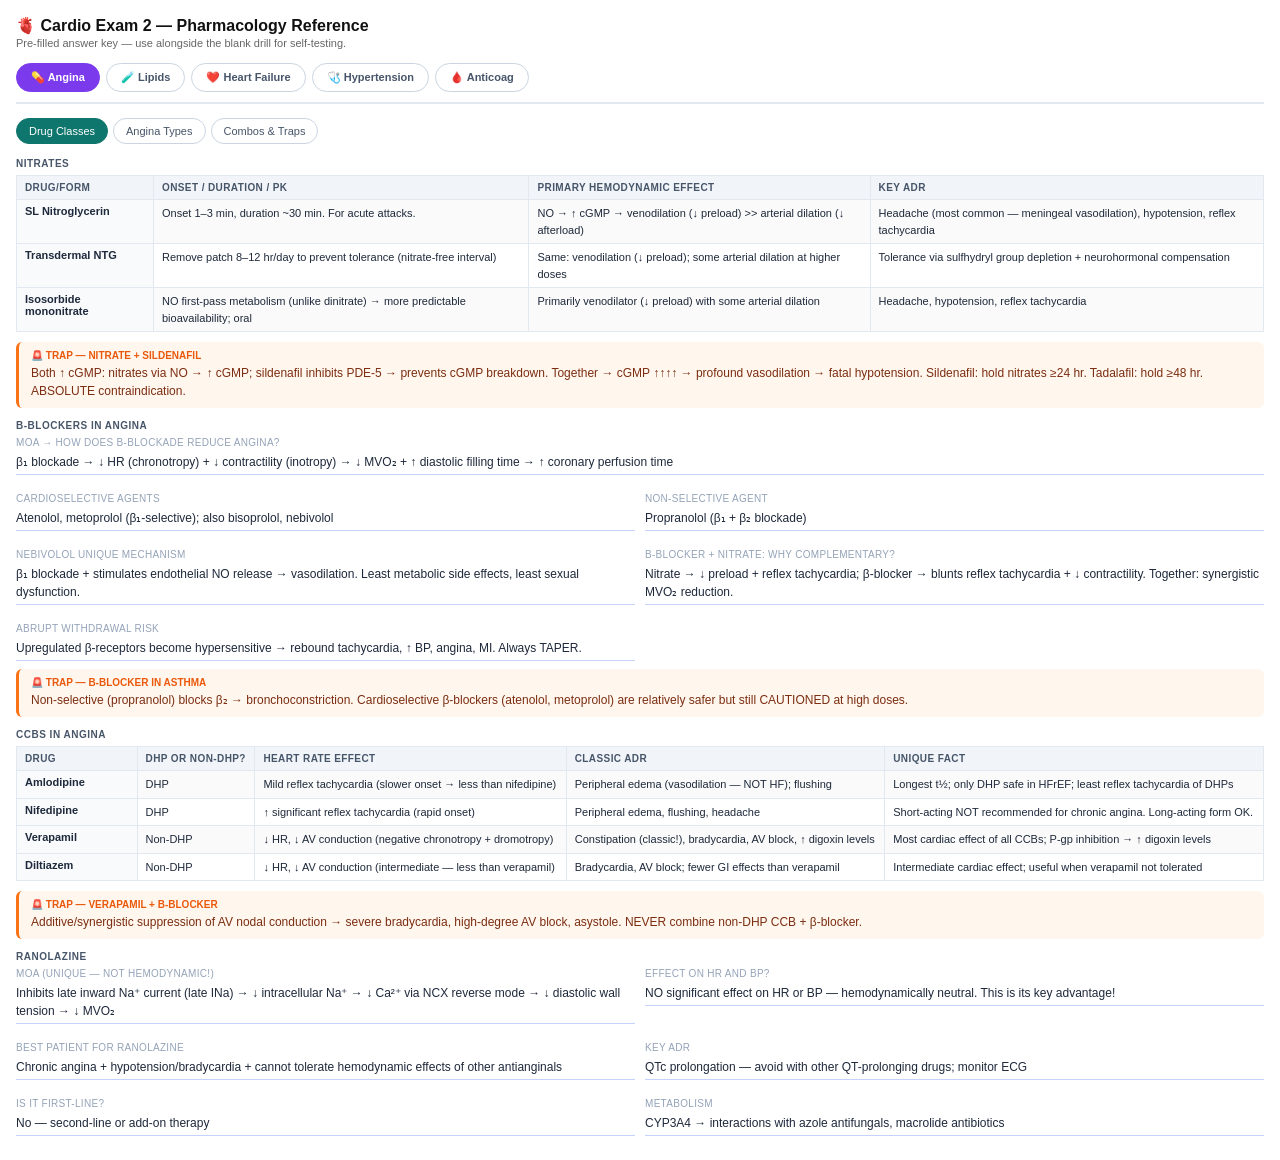
<file: cardio_pharm_drill_filled.html>
<!DOCTYPE html><html lang="en"><head><meta charset="UTF-8">
<style>
*{box-sizing:border-box;margin:0;padding:0;font-family:sans-serif;}
body{background:#fff;color:#111;padding:16px;font-size:13px;}
h2{font-size:16px;font-weight:600;margin-bottom:2px;}
.sub{color:#666;font-size:11px;margin-bottom:14px;}
.lec-tabs{display:flex;gap:6px;flex-wrap:wrap;margin-bottom:14px;border-bottom:2px solid #e2e8f0;padding-bottom:10px;}
.lt{padding:7px 14px;border-radius:20px;border:1.5px solid #CBD5E1;font-size:11px;cursor:pointer;background:#fff;color:#475569;font-weight:600;white-space:nowrap;}
.lt.active{background:#7C3AED;color:#fff;border-color:#7C3AED;}
.lecture{display:none;}.lecture.active{display:block;}
.inner-tabs{display:flex;gap:5px;flex-wrap:wrap;margin-bottom:14px;}
.it{padding:6px 12px;border-radius:16px;border:1.5px solid #CBD5E1;font-size:11px;cursor:pointer;background:#fff;color:#475569;font-weight:500;}
.it.active{background:#0F766E;color:#fff;border-color:#0F766E;}
.ipanel{display:none;}.ipanel.active{display:block;}
.sec{font-size:10px;font-weight:700;color:#475569;text-transform:uppercase;letter-spacing:.05em;margin:12px 0 6px;}
.card{border:1px solid #E2E8F0;border-radius:10px;padding:12px 14px;margin-bottom:10px;}
.fg{display:grid;grid-template-columns:1fr 1fr;gap:10px;}
.fg3{display:grid;grid-template-columns:1fr 1fr 1fr;gap:10px;}
.f{margin-bottom:8px;}
.f label{font-size:10px;color:#94a3b8;display:block;margin-bottom:2px;text-transform:uppercase;letter-spacing:.03em;}
.ans{font-size:12px;color:#1e293b;padding:3px 0;border-bottom:1.5px solid #c7d2fe;line-height:1.5;}
.full{grid-column:1/-1;}
table{width:100%;border-collapse:collapse;margin-bottom:10px;font-size:11px;}
th{background:#F1F5F9;text-align:left;padding:6px 8px;font-size:10px;text-transform:uppercase;letter-spacing:.04em;color:#475569;border:1px solid #E2E8F0;font-weight:600;}
td{padding:5px 8px;border:1px solid #E2E8F0;vertical-align:top;}
.cell{font-size:11px;color:#1e293b;line-height:1.5;}
tr:nth-child(even) td{background:#FAFAFA;}
.rl{font-weight:600;font-size:11px;color:#1e293b;background:#F8FAFC!important;min-width:120px;}
.trap{background:#FFF7ED;border-left:3px solid #F97316;border-radius:6px;padding:8px 12px;margin-bottom:8px;}
.trap label{font-size:10px;color:#EA580C;display:block;margin-bottom:3px;font-weight:700;text-transform:uppercase;}
.trap-ans{font-size:12px;color:#7C2D12;line-height:1.5;}
.cl{border-left:3px solid;}
.cl-p{border-color:#A78BFA;}.cl-b{border-color:#93C5FD;}.cl-g{border-color:#6EE7B7;}
</style></head><body>
<h2>🫀 Cardio Exam 2 — Pharmacology Reference</h2>
<p class="sub">Pre-filled answer key — use alongside the blank drill for self-testing.</p>

<div class="lec-tabs">
  <div class="lt active" onclick="swL(0)">💊 Angina</div>
  <div class="lt" onclick="swL(1)">🧪 Lipids</div>
  <div class="lt" onclick="swL(2)">❤️ Heart Failure</div>
  <div class="lt" onclick="swL(3)">🩺 Hypertension</div>
  <div class="lt" onclick="swL(4)">🩸 Anticoag</div>
</div>

<!-- ══════════════════ ANGINA ══════════════════ -->
<div class="lecture active" id="L0">
<div class="inner-tabs">
  <div class="it active" onclick="swI(0,0)">Drug Classes</div>
  <div class="it" onclick="swI(0,1)">Angina Types</div>
  <div class="it" onclick="swI(0,2)">Combos & Traps</div>
</div>

<div class="ipanel active" id="L0p0">
<div class="sec">Nitrates</div>
<table>
<tr><th>Drug/Form</th><th>Onset / Duration / PK</th><th>Primary hemodynamic effect</th><th>Key ADR</th></tr>
<tr><td class="rl">SL Nitroglycerin</td><td class="cell">Onset 1–3 min, duration ~30 min. For acute attacks.</td><td class="cell">NO → ↑ cGMP → venodilation (↓ preload) &gt;&gt; arterial dilation (↓ afterload)</td><td class="cell">Headache (most common — meningeal vasodilation), hypotension, reflex tachycardia</td></tr>
<tr><td class="rl">Transdermal NTG</td><td class="cell">Remove patch 8–12 hr/day to prevent tolerance (nitrate-free interval)</td><td class="cell">Same: venodilation (↓ preload); some arterial dilation at higher doses</td><td class="cell">Tolerance via sulfhydryl group depletion + neurohormonal compensation</td></tr>
<tr><td class="rl">Isosorbide mononitrate</td><td class="cell">NO first-pass metabolism (unlike dinitrate) → more predictable bioavailability; oral</td><td class="cell">Primarily venodilator (↓ preload) with some arterial dilation</td><td class="cell">Headache, hypotension, reflex tachycardia</td></tr>
</table>
<div class="trap"><label>🚨 TRAP — Nitrate + Sildenafil</label><div class="trap-ans">Both ↑ cGMP: nitrates via NO → ↑ cGMP; sildenafil inhibits PDE-5 → prevents cGMP breakdown. Together → cGMP ↑↑↑↑ → profound vasodilation → fatal hypotension. Sildenafil: hold nitrates ≥24 hr. Tadalafil: hold ≥48 hr. ABSOLUTE contraindication.</div></div>

<div class="sec">β-Blockers in Angina</div>
<div class="fg">
<div class="f full"><label>MOA → how does β-blockade reduce angina?</label><div class="ans">β₁ blockade → ↓ HR (chronotropy) + ↓ contractility (inotropy) → ↓ MVO₂ + ↑ diastolic filling time → ↑ coronary perfusion time</div></div>
<div class="f"><label>Cardioselective agents</label><div class="ans">Atenolol, metoprolol (β₁-selective); also bisoprolol, nebivolol</div></div>
<div class="f"><label>Non-selective agent</label><div class="ans">Propranolol (β₁ + β₂ blockade)</div></div>
<div class="f"><label>Nebivolol unique mechanism</label><div class="ans">β₁ blockade + stimulates endothelial NO release → vasodilation. Least metabolic side effects, least sexual dysfunction.</div></div>
<div class="f"><label>β-blocker + nitrate: why complementary?</label><div class="ans">Nitrate → ↓ preload + reflex tachycardia; β-blocker → blunts reflex tachycardia + ↓ contractility. Together: synergistic MVO₂ reduction.</div></div>
<div class="f"><label>Abrupt withdrawal risk</label><div class="ans">Upregulated β-receptors become hypersensitive → rebound tachycardia, ↑ BP, angina, MI. Always TAPER.</div></div>
</div>
<div class="trap"><label>🚨 TRAP — β-blocker in asthma</label><div class="trap-ans">Non-selective (propranolol) blocks β₂ → bronchoconstriction. Cardioselective β-blockers (atenolol, metoprolol) are relatively safer but still CAUTIONED at high doses.</div></div>

<div class="sec">CCBs in Angina</div>
<table>
<tr><th>Drug</th><th>DHP or non-DHP?</th><th>Heart rate effect</th><th>Classic ADR</th><th>Unique fact</th></tr>
<tr><td class="rl">Amlodipine</td><td class="cell">DHP</td><td class="cell">Mild reflex tachycardia (slower onset → less than nifedipine)</td><td class="cell">Peripheral edema (vasodilation — NOT HF); flushing</td><td class="cell">Longest t½; only DHP safe in HFrEF; least reflex tachycardia of DHPs</td></tr>
<tr><td class="rl">Nifedipine</td><td class="cell">DHP</td><td class="cell">↑ significant reflex tachycardia (rapid onset)</td><td class="cell">Peripheral edema, flushing, headache</td><td class="cell">Short-acting NOT recommended for chronic angina. Long-acting form OK.</td></tr>
<tr><td class="rl">Verapamil</td><td class="cell">Non-DHP</td><td class="cell">↓ HR, ↓ AV conduction (negative chronotropy + dromotropy)</td><td class="cell">Constipation (classic!), bradycardia, AV block, ↑ digoxin levels</td><td class="cell">Most cardiac effect of all CCBs; P-gp inhibition → ↑ digoxin levels</td></tr>
<tr><td class="rl">Diltiazem</td><td class="cell">Non-DHP</td><td class="cell">↓ HR, ↓ AV conduction (intermediate — less than verapamil)</td><td class="cell">Bradycardia, AV block; fewer GI effects than verapamil</td><td class="cell">Intermediate cardiac effect; useful when verapamil not tolerated</td></tr>
</table>
<div class="trap"><label>🚨 TRAP — Verapamil + β-blocker</label><div class="trap-ans">Additive/synergistic suppression of AV nodal conduction → severe bradycardia, high-degree AV block, asystole. NEVER combine non-DHP CCB + β-blocker.</div></div>

<div class="sec">Ranolazine</div>
<div class="fg">
<div class="f"><label>MOA (unique — not hemodynamic!)</label><div class="ans">Inhibits late inward Na⁺ current (late INa) → ↓ intracellular Na⁺ → ↓ Ca²⁺ via NCX reverse mode → ↓ diastolic wall tension → ↓ MVO₂</div></div>
<div class="f"><label>Effect on HR and BP?</label><div class="ans">NO significant effect on HR or BP — hemodynamically neutral. This is its key advantage!</div></div>
<div class="f"><label>Best patient for ranolazine</label><div class="ans">Chronic angina + hypotension/bradycardia + cannot tolerate hemodynamic effects of other antianginals</div></div>
<div class="f"><label>Key ADR</label><div class="ans">QTc prolongation — avoid with other QT-prolonging drugs; monitor ECG</div></div>
<div class="f"><label>Is it first-line?</label><div class="ans">No — second-line or add-on therapy</div></div>
<div class="f"><label>Metabolism</label><div class="ans">CYP3A4 → interactions with azole antifungals, macrolide antibiotics</div></div>
</div>
</div>

<div class="ipanel" id="L0p1">
<div class="sec">Angina Types — Drug Selection</div>
<table>
<tr><th>Angina Type</th><th>Pathophysiology</th><th>ECG during pain</th><th>Best drug(s)</th><th>Contraindicated</th></tr>
<tr><td class="rl">Stable angina</td><td class="cell">Fixed atherosclerotic plaque → demand ischemia (exertion only)</td><td class="cell">ST depression</td><td class="cell">β-blocker (1st line) + long-acting nitrate + CCB; ranolazine if refractory</td><td class="cell">None — all classes useful</td></tr>
<tr><td class="rl">Unstable angina</td><td class="cell">Plaque rupture + thrombus → acute supply reduction (rest + exertion)</td><td class="cell">ST depression or transient elevation; T-wave inversions</td><td class="cell">Aspirin + β-blocker + heparin/LMWH + P2Y12 inhibitor (DAPT); urgent cath</td><td class="cell">—</td></tr>
<tr><td class="rl">Variant (Prinzmetal)</td><td class="cell">Coronary vasospasm (NOT fixed plaque) → transient occlusion, usually at rest/at night</td><td class="cell">Transient ST ELEVATION during pain (resolves spontaneously)</td><td class="cell">CCBs (first-line — prevent vasospasm) + nitrates</td><td class="cell">β-blockers CONTRAINDICATED</td></tr>
<tr><td class="rl">Microvascular</td><td class="cell">Small vessel dysfunction; normal epicardial coronaries on cath</td><td class="cell">May show ST changes or normal; positive stress test with normal angiography</td><td class="cell">β-blockers, CCBs, ranolazine (all effective)</td><td class="cell">Nitrates LESS effective (not absolute CI)</td></tr>
</table>
<div class="trap"><label>🚨 TRAP — β-blockers in Variant Angina</label><div class="trap-ans">β-blockers block β₂-mediated vasodilation in coronary vascular smooth muscle, leaving α-adrenergic vasoconstriction UNOPPOSED → worsened vasospasm. Absolute contraindication.</div></div>
<div class="trap"><label>🚨 TRAP — DHP CCBs in Afib</label><div class="trap-ans">DHP CCBs (amlodipine, nifedipine) act ONLY on vascular smooth muscle — NO AV nodal effect. CANNOT rate-control Afib. Use non-DHP CCBs (verapamil/diltiazem) or β-blockers for rate control.</div></div>
</div>

<div class="ipanel" id="L0p2">
<div class="sec">Rational Combinations & Coronary Steal</div>
<div class="fg">
<div class="f"><label>Nitrate + β-blocker: why rational?</label><div class="ans">Complementary: β-blocker blunts nitrate-induced reflex tachycardia; together synergistically ↓ MVO₂ via ↓ preload + ↓ HR + ↓ contractility</div></div>
<div class="f"><label>β-blocker + amlodipine: safe?</label><div class="ans">YES — safe and additive. Amlodipine (DHP) has no AV nodal effect → no additive conduction risk. Provides additional ↓ afterload.</div></div>
<div class="f"><label>β-blocker + verapamil/diltiazem: safe?</label><div class="ans">NO — DANGEROUS. Both suppress AV nodal conduction → additive bradycardia/AV block/asystole.</div></div>
<div class="f"><label>Nitrate tolerance: mechanism</label><div class="ans">Depletion of free sulfhydryl (-SH) groups needed for nitrate bioactivation to NO + neurohormonal compensation (RAAS/SNS counteract vasodilation)</div></div>
<div class="f"><label>Nitrate tolerance: how to prevent</label><div class="ans">Eccentric/intermittent dosing: remove transdermal patch for 8–12 hrs daily (usually overnight). Avoid 24-hr continuous nitrate exposure.</div></div>
<div class="f"><label>Coronary steal: which drugs cause it?</label><div class="ans">Dipyridamole, adenosine (used in pharmacologic stress testing)</div></div>
<div class="f"><label>Coronary steal: mechanism</label><div class="ans">Potent arteriolar vasodilators dilate normal coronary vessels more than stenotic → ↑ flow to non-ischemic territories → ↓ perfusion to collateral-dependent ischemic zones → paradoxical ischemia</div></div>
<div class="f"><label>Coronary steal: clinical use</label><div class="ans">Pharmacologic cardiac stress testing — dipyridamole/adenosine reveals ischemia in stenotic territories; used when patient can't exercise</div></div>
</div>
<div class="sec">Co-morbidity Drug Selection</div>
<table>
<tr><th>Co-morbidity</th><th>Preferred antianginal</th><th>Avoid</th></tr>
<tr><td class="rl">Asthma/COPD</td><td class="cell">CCBs (amlodipine), ranolazine</td><td class="cell">Non-selective β-blockers (propranolol — β₂ block → bronchospasm)</td></tr>
<tr><td class="rl">Raynaud's disease</td><td class="cell">DHP CCBs (amlodipine — peripheral vasodilation)</td><td class="cell">β-blockers (↓ peripheral blood flow → worsens Raynaud's)</td></tr>
<tr><td class="rl">Hypotension</td><td class="cell">Ranolazine (hemodynamically neutral)</td><td class="cell">Nitrates, DHP CCBs, non-DHP CCBs (all further ↓ BP)</td></tr>
<tr><td class="rl">Afib (rate control)</td><td class="cell">Non-DHP CCBs (verapamil, diltiazem) or β-blockers</td><td class="cell">DHP CCBs (amlodipine, nifedipine — NO AV nodal effect!)</td></tr>
<tr><td class="rl">HFrEF</td><td class="cell">Amlodipine (only safe DHP in HFrEF); β-blockers (carvedilol, metoprolol succinate, bisoprolol)</td><td class="cell">Non-DHP CCBs (verapamil, diltiazem — worsen systolic function)</td></tr>
<tr><td class="rl">Headaches</td><td class="cell">β-blockers, CCBs</td><td class="cell">Nitrates (↑ headache via meningeal vasodilation)</td></tr>
</table>
</div>
</div>

<!-- ══════════════════ LIPIDS ══════════════════ -->
<div class="lecture" id="L1">
<div class="inner-tabs">
  <div class="it active" onclick="swI(1,0)">Statins</div>
  <div class="it" onclick="swI(1,1)">Other Drug Classes</div>
  <div class="it" onclick="swI(1,2)">Selection & Traps</div>
</div>

<div class="ipanel active" id="L1p0">
<div class="sec">Statin MOA & Pharmacology</div>
<div class="fg">
<div class="f full"><label>Complete chain: HMG-CoA reductase inhibition → ↓ serum LDL</label><div class="ans">↓ hepatic cholesterol synthesis → liver senses low cholesterol → compensatory ↑ LDL receptor expression on hepatocytes → ↑ LDL clearance from circulation → ↓ serum LDL</div></div>
<div class="f"><label>High-intensity statins</label><div class="ans">Atorvastatin 40–80 mg, rosuvastatin 20–40 mg → LDL ↓ ≥50%</div></div>
<div class="f"><label>Statin with LOWER side effect profile</label><div class="ans">Pravastatin — not metabolized by CYP3A4 (fewer drug interactions); hydrophilic (less muscle penetration → less myopathy)</div></div>
<div class="f"><label>Statin with MORE side effects</label><div class="ans">Simvastatin — more CYP3A4 interactions; avoid high doses; max 20 mg with amlodipine/CYP inhibitors</div></div>
</div>
<div class="sec">Statin Adverse Effects</div>
<table>
<tr><th>ADR</th><th>Mechanism</th><th>How to detect / manage</th></tr>
<tr><td class="rl">Myopathy → rhabdomyolysis</td><td class="cell">Mitochondrial dysfunction in skeletal muscle; worsened by ↑ statin levels (CYP3A4 inhibitors, gemfibrozil)</td><td class="cell">Check CK if myalgia; stop statin if CK &gt;10× ULN or rhabdomyolysis (CK + myoglobinuria + AKI); hydrate aggressively</td></tr>
<tr><td class="rl">↑ LFTs</td><td class="cell">Direct hepatocellular toxicity; usually mild and transient</td><td class="cell">Baseline LFTs; repeat if symptomatic; rarely requires stopping statin</td></tr>
<tr><td class="rl">Teratogenicity</td><td class="cell">Cholesterol essential for fetal cell membrane synthesis and steroidogenesis; statins block this</td><td class="cell">Category X — absolute contraindication in pregnancy; use bile acid sequestrant instead</td></tr>
<tr><td class="rl">↑ Blood glucose</td><td class="cell">Modest ↑ fasting glucose; mechanism unclear</td><td class="cell">Slightly ↑ new DM risk; cardiovascular benefit strongly outweighs this risk</td></tr>
</table>
<div class="trap"><label>🚨 TRAP — Simvastatin + Gemfibrozil</label><div class="trap-ans">Gemfibrozil inhibits glucuronidation (UGT enzymes) → ↑ statin plasma levels → myopathy/rhabdomyolysis. Use FENOFIBRATE if a fibrate must be combined with a statin.</div></div>
<div class="trap"><label>🚨 TRAP — Statin in pregnancy</label><div class="trap-ans">Category X — absolutely contraindicated. Bile acid sequestrants (cholestyramine, colesevelam) are not absorbed → safe in pregnancy for LDL lowering.</div></div>
</div>

<div class="ipanel" id="L1p1">
<div class="sec">Non-Statin Drug Classes</div>
<table>
<tr><th>Drug Class</th><th>MOA</th><th>Primary lipid effect</th><th>Key ADR</th><th>Use when?</th></tr>
<tr><td class="rl">Fibrates (fenofibrate, gemfibrozil)</td><td class="cell">PPARα activation → ↑ LPL expression → ↑ VLDL/TG hydrolysis and clearance; ↑ ApoA-I → ↑ HDL</td><td class="cell">↓ TG 40–60% (primary); ↑ HDL 10–20%; variable LDL effect</td><td class="cell">Myopathy (additive with statins!), cholelithiasis (↑ biliary cholesterol → gallstones), ↑ LFTs</td><td class="cell">First-line for severe hypertriglyceridemia (TG &gt;500 mg/dL) to prevent pancreatitis</td></tr>
<tr><td class="rl">Bile acid sequestrants</td><td class="cell">Anion exchange resins bind BA in gut → ↓ enterohepatic BA circulation → liver converts more cholesterol to BA → ↑ LDL receptor expression → ↓ LDL</td><td class="cell">↓ LDL 15–30%; RAISES TG (compensatory ↑ VLDL synthesis)</td><td class="cell">Constipation, bloating; impairs absorption of fat-soluble vitamins (A,D,E,K) and drugs (warfarin, digoxin, levothyroxine)</td><td class="cell">Add-on for LDL; pregnancy (not absorbed); colesevelam also ↓ glucose in T2DM</td></tr>
<tr><td class="rl">Ezetimibe</td><td class="cell">Blocks NPC1L1 transporter in intestinal brush border → ↓ dietary and biliary cholesterol absorption → ↑ hepatic LDL-R</td><td class="cell">↓ LDL 18–25%; synergistic with statin</td><td class="cell">Generally well tolerated; rare myopathy (additive with statin)</td><td class="cell">Add-on when max statin alone doesn't reach LDL goal; statin-intolerant patients</td></tr>
<tr><td class="rl">PCSK9 inhibitors (evolocumab)</td><td class="cell">Monoclonal antibody against PCSK9 → prevents LDL-R degradation → more LDL-R recycled to cell surface → ↑ LDL clearance</td><td class="cell">↓ LDL 50–60% (most potent available)</td><td class="cell">Injection site reactions; generally well tolerated; expensive</td><td class="cell">FH; very high ASCVD risk on max statin + ezetimibe and still not at goal</td></tr>
<tr><td class="rl">Omega-3 FA</td><td class="cell">↓ hepatic VLDL-TG synthesis and secretion; ↑ β-oxidation of fatty acids</td><td class="cell">↓ TG 30–50% at prescription doses (4g/day); may paradoxically ↑ LDL</td><td class="cell">GI upset, fishy aftertaste, mild antiplatelet effect (caution with anticoagulants)</td><td class="cell">Severe hypertriglyceridemia (TG &gt;500); prescription formulations needed</td></tr>
</table>
<div class="trap"><label>🚨 TRAP — Bile acid sequestrants + warfarin</label><div class="trap-ans">Cholestyramine binds warfarin in gut → ↓ warfarin absorption → subtherapeutic INR → thrombosis. Rule: take all other medications ≥1 hr BEFORE or ≥4 hrs AFTER cholestyramine.</div></div>
<div class="trap"><label>🚨 TRAP — Bile acid sequestrants in hypertriglyceridemia</label><div class="trap-ans">They RAISE TG — contraindicated when TG is already elevated! (Compensatory ↑ VLDL synthesis by liver when BA reabsorption is blocked.)</div></div>
</div>

<div class="ipanel" id="L1p2">
<div class="sec">Step-Up Approach & Selection</div>
<div class="fg">
<div class="f full"><label>LDL step-up sequence</label><div class="ans">Step 1: Start high-intensity statin (atorvastatin or rosuvastatin) → Step 2: Add ezetimibe (oral, affordable, complementary MOA) → Step 3: Add PCSK9 inhibitor (injectable, expensive, most potent)</div></div>
<div class="f"><label>When is a fibrate preferred over a statin?</label><div class="ans">TG &gt;500 mg/dL with pancreatitis risk — fibrate (or omega-3 FA) takes priority because TG-related pancreatitis risk is immediate</div></div>
<div class="f"><label>Safest fibrate to combine with statin?</label><div class="ans">Fenofibrate — does NOT inhibit glucuronidation (unlike gemfibrozil). Safe to combine with statins.</div></div>
</div>
<div class="sec">Secondary Causes of Dyslipidemia</div>
<table>
<tr><th>Cause</th><th>Lipid effect</th><th>First step</th></tr>
<tr><td class="rl">Hypothyroidism</td><td class="cell">↑ LDL (↓ LDL receptor expression)</td><td class="cell">Check TSH; treat hypothyroidism first — lipids may normalize with thyroid replacement</td></tr>
<tr><td class="rl">Diabetes mellitus</td><td class="cell">↑ TG, ↓ HDL; LDL may be normal but small dense LDL</td><td class="cell">Improve glycemic control; SGLT-2i and GLP-1 agonists also improve lipids</td></tr>
<tr><td class="rl">Nephrotic syndrome</td><td class="cell">↑ LDL, ↑ VLDL (↓ oncotic pressure → ↑ liver lipoprotein synthesis)</td><td class="cell">Treat underlying nephrotic syndrome; statin for CVD risk</td></tr>
<tr><td class="rl">Obesity / alcohol</td><td class="cell">↑ TG, ↓ HDL</td><td class="cell">Lifestyle modification first (weight loss, exercise, alcohol reduction)</td></tr>
</table>
<div class="trap"><label>🚨 TRAP — PCSK9 inhibitor as first-line</label><div class="trap-ans">Never first-line — reserve for after statin ± ezetimibe fail or are not tolerated. Reasons: very expensive, injectable (adherence issues), statins have decades of CV outcome evidence.</div></div>
<div class="trap"><label>🚨 TRAP — OTC fish oil vs. prescription omega-3</label><div class="trap-ans">OTC fish oils vary in EPA/DHA content and purity — unreliable for therapeutic TG lowering. Need prescription formulations (e.g., Vascepa/icosapentaenoic acid 4g/day) for reliable, measurable TG reduction.</div></div>
</div>
</div>

<!-- ══════════════════ HEART FAILURE ══════════════════ -->
<div class="lecture" id="L2">
<div class="inner-tabs">
  <div class="it active" onclick="swI(2,0)">Pathophysiology</div>
  <div class="it" onclick="swI(2,1)">RAAS / ARNI / MRA</div>
  <div class="it" onclick="swI(2,2)">β-Blockers & Others</div>
  <div class="it" onclick="swI(2,3)">ADHF & HFpEF</div>
</div>

<div class="ipanel active" id="L2p0">
<div class="sec">HF Pathophysiology</div>
<div class="fg">
<div class="f"><label>Frank-Starling principle</label><div class="ans">↑ preload → ↑ SV (up to a point) → plateau/decline. Failing heart operates on a depressed curve.</div></div>
<div class="f"><label>Compensatory response to ↓ CO (3 systems)</label><div class="ans">(1) ↑ SNS: ↑ HR + vasoconstriction; (2) ↑ RAAS: Ang II + aldosterone → Na/water retention; (3) ↑ ADH: water retention</div></div>
<div class="f"><label>Cardiac remodeling = 4 features</label><div class="ans">Ventricular hypertrophy, fibrosis (collagen deposition), chamber dilation, cardiomyocyte apoptosis</div></div>
<div class="f"><label>Drugs that REVERSE remodeling</label><div class="ans">ACEi/ARBs (↓ Ang II), β-blockers (↓ catecholamine toxicity), MRAs (↓ aldosterone fibrosis), ARNI (↑ natriuretic peptides + ↓ Ang II)</div></div>
<div class="f"><label>Drugs for SYMPTOM RELIEF only (no mortality benefit)</label><div class="ans">Loop diuretics, digoxin — both relieve symptoms but do NOT reduce mortality in HFrEF</div></div>
<div class="f"><label>4 pillars of HFrEF mortality-reducing therapy</label><div class="ans">(1) ACEi/ARB or ARNI, (2) β-blocker (carvedilol/metoprolol succinate/bisoprolol ONLY), (3) MRA (spironolactone/eplerenone), (4) SGLT-2i (empagliflozin/dapagliflozin)</div></div>
</div>
<div class="trap"><label>🚨 TRAP — Diuretics and mortality</label><div class="trap-ans">Diuretics reduce volume overload and relieve dyspnea/edema (symptom relief) but have NO proven mortality benefit in HFrEF. Do not mistake symptom improvement for disease modification.</div></div>
</div>

<div class="ipanel" id="L2p1">
<div class="sec">ACEi, ARBs, and ARNI</div>
<div class="fg">
<div class="f"><label>ACEi MOA (complete chain)</label><div class="ans">Block ACE → ↓ Ang II → ↓ vasoconstriction + ↓ aldosterone + ↑ bradykinin → ↓ remodeling + vasodilation</div></div>
<div class="f"><label>ACEi: 3 drugs to know</label><div class="ans">Enalapril, lisinopril, captopril</div></div>
<div class="f"><label>ACEi dry cough: mechanism</label><div class="ans">↑ bradykinin (ACE normally degrades bradykinin) → B2 receptor → prostaglandin-mediated cough. Affects 10–15%.</div></div>
<div class="f"><label>Switch to if ACEi cough?</label><div class="ans">ARB (losartan) — blocks AT1 receptor, NO effect on bradykinin → no cough</div></div>
<div class="f"><label>ARNI: what does sacubitril do?</label><div class="ans">Inhibits neprilysin → ↑ ANP/BNP → ↑ cGMP → vasodilation + natriuresis + ↓ fibrosis + ↓ cardiac remodeling</div></div>
<div class="f"><label>ARNI washout rule (CRITICAL)</label><div class="ans">MANDATORY 36-hour washout between ACEi and ARNI. Both ACE and neprilysin degrade bradykinin → dual blockade → massive bradykinin → life-threatening angioedema.</div></div>
<div class="f"><label>Why use NT-proBNP (not BNP) on ARNI?</label><div class="ans">Sacubitril inhibits neprilysin → neprilysin normally degrades BNP → BNP falsely elevated. NT-proBNP not degraded by neprilysin → reliable HF biomarker.</div></div>
<div class="f"><label>Contraindications to ACEi AND ARBs</label><div class="ans">Bilateral RAS, pregnancy (Category D/X), K⁺ &gt;5.5 mEq/L, severe CKD (GFR &lt;30)</div></div>
</div>
<div class="sec">MRAs: Spironolactone vs. Eplerenone</div>
<div class="fg">
<div class="f"><label>Key difference</label><div class="ans">Spironolactone: non-selective MRA (also blocks androgen/progesterone) → gynecomastia, impotence, menstrual irregularities. Eplerenone: selective MRA → no sex hormone side effects.</div></div>
<div class="f"><label>Most dangerous electrolyte effect (both)</label><div class="ans">Hyperkalemia — monitor K⁺ closely; avoid if K⁺ &gt;5.0 or GFR &lt;30</div></div>
<div class="f"><label>Triple RAAS blockade (ACEi + ARB + MRA)?</label><div class="ans">NO — dramatically ↑ hyperkalemia and AKI risk without added mortality benefit. Explicitly contraindicated.</div></div>
</div>
<div class="trap"><label>🚨 TRAP — ARNI given &lt;36 hrs after ACEi</label><div class="trap-ans">Life-threatening angioedema: ACEi blocks bradykinin degradation by ACE; sacubitril blocks degradation by neprilysin. Together → massive bradykinin → angioedema requiring intubation. 36-hour washout is ABSOLUTE.</div></div>
<div class="trap"><label>🚨 TRAP — Gynecomastia on spironolactone</label><div class="trap-ans">Switch to eplerenone (selective MRA — no androgen/progesterone receptor binding). Spironolactone blocks androgen receptors → gynecomastia, impotence, loss of libido in men.</div></div>
</div>

<div class="ipanel" id="L2p2">
<div class="sec">β-Blockers in HF</div>
<div class="fg">
<div class="f"><label>The paradox</label><div class="ans">β-blockers are negative inotropes but IMPROVE EF long-term by reversing catecholamine-mediated remodeling (↓ hypertrophy, fibrosis, apoptosis). Long-term benefit outweighs acute negative inotropic effect.</div></div>
<div class="f"><label>3 specific β-blockers proven in HFrEF</label><div class="ans">Carvedilol (α₁+β₁+β₂), metoprolol succinate (β₁, extended-release ONLY), bisoprolol (β₁)</div></div>
<div class="f"><label>When to START a β-blocker in HF</label><div class="ans">ONLY when euvolemic and hemodynamically stable. Start at LOW dose, titrate SLOWLY. Never initiate in acute decompensated HF.</div></div>
</div>
<div class="sec">Digoxin</div>
<div class="fg">
<div class="f"><label>MOA (complete chain)</label><div class="ans">Inhibits Na/K-ATPase → ↑ intracellular Na⁺ → reverse NCX → ↑ Ca²⁺ → ↑ inotropy (positive). ALSO vagomimetic: ↑ vagal tone → ↓ SA/AV conduction → ↓ HR (rate control in Afib)</div></div>
<div class="f"><label>Therapeutic range for HF</label><div class="ans">0.5–0.9 ng/mL (NOT the old 1.0–2.0 — lower levels equally effective and safer)</div></div>
<div class="f"><label>Toxicity: classic triad</label><div class="ans">(1) GI: N/V/anorexia; (2) CNS: yellow-green visual halos, xanthopsia, confusion; (3) Cardiac: bradycardia, AV block, ANY arrhythmia (PAT with block = classic)</div></div>
<div class="f"><label>Electrolyte that potentiates toxicity</label><div class="ans">Hypokalemia — K⁺ competes with digoxin at Na/K-ATPase. Low K⁺ → less competition → ↑ digoxin binding → toxicity at 'therapeutic' levels</div></div>
<div class="f"><label>Mortality benefit?</label><div class="ans">NO mortality benefit in HFrEF. Reduces symptoms and hospitalizations only (DIG trial).</div></div>
<div class="f"><label>Reversal of severe toxicity</label><div class="ans">Digibind (anti-digoxin Fab fragments); also correct hypokalemia; avoid cardioversion in digoxin-toxic arrhythmias</div></div>
</div>
<div class="sec">SGLT-2 Inhibitors & Ivabradine</div>
<div class="fg">
<div class="f"><label>SGLT-2i unique feature vs. other HF drugs</label><div class="ans">Only drug class proven to reduce HF hospitalizations and mortality in BOTH HFrEF (DAPA-HF, EMPEROR-Reduced) AND HFpEF (EMPEROR-Preserved) — unique!</div></div>
<div class="f"><label>SGLT-2i drugs to know</label><div class="ans">Empagliflozin (Jardiance), dapagliflozin (Farxiga)</div></div>
<div class="f"><label>Ivabradine MOA</label><div class="ans">Selectively blocks HCN (If = funny current) channels in SA node → ↓ rate of spontaneous depolarization → ↓ HR only (no effect on contractility, BP, or AV conduction)</div></div>
<div class="f"><label>Ivabradine: when indicated?</label><div class="ans">HFrEF + HR ≥70 bpm + SINUS RHYTHM + already on maximum tolerated β-blocker dose</div></div>
</div>
<div class="trap"><label>🚨 TRAP — β-blocker in ADHF</label><div class="trap-ans">NEVER start or up-titrate β-blockers during acute decompensation — heart is dependent on sympathetic support; β-blocker can precipitate cardiogenic shock. Wait until euvolemic and hemodynamically stable.</div></div>
<div class="trap"><label>🚨 TRAP — Digoxin + furosemide</label><div class="trap-ans">Furosemide → hypokalemia → less K⁺ competition at Na/K-ATPase → ↑ digoxin binding → toxicity at 'normal' levels. Always monitor K⁺ when both drugs are prescribed.</div></div>
<div class="trap"><label>🚨 TRAP — Ivabradine in Afib</label><div class="trap-ans">Ivabradine blocks the funny current (If) in the SA node ONLY. In Afib, the SA node is not driving the ventricular rate — the AV node is. Ivabradine has ZERO effect on ventricular rate in Afib.</div></div>
</div>

<div class="ipanel" id="L2p3">
<div class="sec">Hydralazine / Isosorbide Dinitrate & Diuretics</div>
<div class="fg">
<div class="f"><label>Hydralazine/ISDN combination: indication #1</label><div class="ans">HFrEF when ACEi/ARB/ARNI cannot be used (bilateral RAS, severe hyperkalemia, CKD, angioedema)</div></div>
<div class="f"><label>Indication #2 (specific trial)</label><div class="ans">Black patients with HFrEF — A-HeFT trial showed added mortality benefit when added to standard therapy (ACEi + β-blocker)</div></div>
<div class="f"><label>First-line drug in ADHF</label><div class="ans">IV furosemide — rapidly ↓ volume overload, ↓ preload, relieves pulmonary congestion</div></div>
<div class="f"><label>Loop diuretic MOA</label><div class="ans">Blocks NKCC2 in thick ascending limb → ↓ Na/K/Cl reabsorption → massive natriuresis/diuresis; also early venodilation (↓ preload even before diuresis)</div></div>
<div class="f"><label>Furosemide vs. torsemide</label><div class="ans">Torsemide: oral bioavailability ~80% (more reliable vs. furosemide ~10–90%). Torsemide preferred for outpatient maintenance; furosemide IV preferred in ADHF.</div></div>
<div class="f"><label>Loop diuretic electrolyte ADRs (4)</label><div class="ans">Hypokalemia, hyponatremia, hypomagnesemia, metabolic alkalosis; also hyperuricemia and ototoxicity (high-dose IV)</div></div>
</div>
<div class="sec">HFpEF vs. HFrEF</div>
<table>
<tr><th></th><th>HFrEF (EF &lt;40%)</th><th>HFpEF (EF ≥50%)</th></tr>
<tr><td class="rl">Pathophysiology</td><td class="cell">Systolic dysfunction: ↓ contractility → ↓ EF → dilated, thin-walled</td><td class="cell">Diastolic dysfunction: ↓ relaxation/compliance → stiff ventricle → preserved EF, hypertrophied</td></tr>
<tr><td class="rl">ACEi/ARB/ARNI</td><td class="cell">YES — cornerstone, mortality benefit</td><td class="cell">NO proven mortality benefit</td></tr>
<tr><td class="rl">β-blockers</td><td class="cell">YES — 3 specific drugs proven</td><td class="cell">NO proven mortality benefit</td></tr>
<tr><td class="rl">SGLT-2 inhibitors</td><td class="cell">YES (DAPA-HF, EMPEROR-Reduced)</td><td class="cell">YES — EMPEROR-Preserved. UNIQUE: only class proven in both!</td></tr>
<tr><td class="rl">Diuretics</td><td class="cell">Symptoms only — no mortality benefit</td><td class="cell">Symptoms only — no mortality benefit</td></tr>
</table>
<div class="trap"><label>🚨 TRAP — Non-DHP CCBs in HFrEF</label><div class="trap-ans">Verapamil and diltiazem are CONTRAINDICATED in HFrEF — negative inotropic and chronotropic effects worsen systolic function and may precipitate acute decompensation. Amlodipine (DHP) is the only CCB safe in HFrEF.</div></div>
</div>
</div>

<!-- ══════════════════ HYPERTENSION ══════════════════ -->
<div class="lecture" id="L3">
<div class="inner-tabs">
  <div class="it active" onclick="swI(3,0)">Diuretics</div>
  <div class="it" onclick="swI(3,1)">RAAS & CCBs</div>
  <div class="it" onclick="swI(3,2)">SNS & Vasodilators</div>
  <div class="it" onclick="swI(3,3)">Special Scenarios</div>
</div>

<div class="ipanel active" id="L3p0">
<div class="sec">2017 Classification + Control Mechanisms</div>
<div class="fg">
<div class="f"><label>BP Classification (2017 ACC/AHA)</label><div class="ans">Normal: &lt;120/80 · Elevated: 120–129/&lt;80 · Stage 1 HTN: 130–139/80–89 · Stage 2 HTN: ≥140/90</div></div>
<div class="f"><label>SPRINT trial</label><div class="ans">Targeting SBP &lt;120 (intensive) vs. &lt;140 (standard) in high-risk non-diabetics → ↓ CV events by 25%, ↓ mortality by 27%. Supports aggressive BP targets.</div></div>
<div class="f"><label>4 mechanisms controlling BP</label><div class="ans">(1) SNS: baroreceptors → ↑ HR/contractility/vasoconstriction; (2) RAAS: Ang II → vasoconstriction + aldosterone → Na/water retention; (3) Renal fluid control: pressure natriuresis; (4) Local vascular autoregulation</div></div>
</div>
<div class="sec">Diuretics — Nephron Sites</div>
<table>
<tr><th>Drug class</th><th>Nephron site</th><th>Transporter blocked</th><th>Key electrolyte effects</th></tr>
<tr><td class="rl">Thiazides (HCTZ, chlorthalidone)</td><td class="cell">Distal convoluted tubule (DCT)</td><td class="cell">NCC (Na-Cl cotransporter)</td><td class="cell">↓ K⁺, ↓ Na⁺, ↑ Ca²⁺, ↑ uric acid, ↑ glucose, ↑ TG</td></tr>
<tr><td class="rl">Loop diuretics (furosemide)</td><td class="cell">Thick ascending limb of loop of Henle</td><td class="cell">NKCC2</td><td class="cell">↓ K⁺, ↓ Na⁺, ↓ Mg²⁺, ↓ Ca²⁺ (opposite of thiazides!), metabolic alkalosis</td></tr>
<tr><td class="rl">K⁺-sparing (triamterene)</td><td class="cell">Collecting duct (cortical)</td><td class="cell">ENaC (epithelial Na channel)</td><td class="cell">↑ K⁺ (hyperkalemia)</td></div></tr>
<tr><td class="rl">Spironolactone</td><td class="cell">Collecting duct (cortical)</td><td class="cell">Aldosterone receptor (MRA)</td><td class="cell">↑ K⁺; gynecomastia/impotence (non-selective — blocks androgen receptors)</td></tr>
</table>
<div class="fg">
<div class="f"><label>ALLHAT trial winner</label><div class="ans">Chlorthalidone (thiazide-like) was equal to or superior to CCBs and ACEi for preventing MI/stroke → supports thiazide as first-line for most uncomplicated HTN</div></div>
<div class="f"><label>Chlorthalidone vs. HCTZ</label><div class="ans">Chlorthalidone: t½ ~50–60 hrs (vs. HCTZ ~10–12 hrs); more potent; better 24-hr BP control; more CV outcome evidence. Preferred when available.</div></div>
<div class="f"><label>Thiazide useful in osteoporosis because...</label><div class="ans">↑ Ca²⁺ reabsorption in DCT → ↓ urinary Ca²⁺ excretion → ↑ bone mineral density; also useful in calcium nephrolithiasis</div></div>
</div>
<div class="trap"><label>🚨 TRAP — Thiazide in gout</label><div class="trap-ans">Thiazides cause volume contraction → ↑ proximal tubule Na reabsorption → urate follows Na → hyperuricemia → gout. CONTRAINDICATED in gout. If needed, losartan has uricosuric effect (preferred ARB).</div></div>
<div class="trap"><label>🚨 TRAP — K⁺-sparing + ACEi/ARB</label><div class="trap-ans">Both ↑ K⁺ — K⁺-sparing blocks aldosterone-mediated K⁺ excretion; ACEi/ARB also ↓ aldosterone. Combination → severe hyperkalemia. Monitor closely; avoid if K⁺ &gt;5.0.</div></div>
</div>

<div class="ipanel" id="L3p1">
<div class="sec">RAAS Blockers in HTN</div>
<div class="fg">
<div class="f"><label>3 mechanisms triggering renin release</label><div class="ans">(1) ↓ renal perfusion pressure (afferent arteriole baroreceptors), (2) ↓ NaCl delivery to macula densa, (3) ↑ SNS via β₁ receptors on JGA cells</div></div>
<div class="f"><label>ACEi cough mechanism + switch</label><div class="ans">↑ bradykinin (ACE normally degrades it) → cough. Switch to ARB (no bradykinin effect → no cough).</div></div>
<div class="f"><label>ACEi angioedema: mechanism + management</label><div class="ans">Bradykinin-mediated (NOT IgE) → stop ACEi → switch to ARB (very low cross-reactivity risk)</div></div>
<div class="f"><label>Bilateral RAS + ACEi → why AKI?</label><div class="ans">Both kidneys need Ang II to maintain efferent arteriolar tone → maintain GFR; ACEi removes this → efferent dilates → GFR drops precipitously → AKI</div></div>
<div class="f"><label>Compelling indications for ACEi/ARB</label><div class="ans">DM + proteinuria, HFrEF, post-MI, CKD with proteinuria — renoprotective (↓ intraglomerular pressure) independent of BP lowering</div></div>
</div>
<div class="sec">CCBs in HTN</div>
<table>
<tr><th>Drug</th><th>DHP?</th><th>AV nodal effect?</th><th>Classic ADR</th><th>Compelling use</th></tr>
<tr><td class="rl">Amlodipine</td><td class="cell">DHP</td><td class="cell">NO — purely vascular</td><td class="cell">Peripheral edema, flushing, headache</td><td class="cell">Elderly, isolated systolic HTN, Raynaud's, stable angina; only DHP safe in HFrEF</td></tr>
<tr><td class="rl">Nicardipine IV</td><td class="cell">DHP</td><td class="cell">NO — purely vascular</td><td class="cell">Flushing, reflex tachycardia, headache</td><td class="cell">IV for HTN emergency (neurological — encephalopathy, post-op neurosurgery)</td></tr>
<tr><td class="rl">Verapamil</td><td class="cell">Non-DHP</td><td class="cell">YES — slows AV conduction; ↓ SA automaticity</td><td class="cell">Constipation (classic!), bradycardia, AV block, ↑ digoxin levels</td><td class="cell">HTN + Afib rate control; HTN + angina</td></tr>
</table>
<div class="trap"><label>🚨 TRAP — DHP CCB for Afib rate control</label><div class="trap-ans">DHP CCBs (amlodipine, nifedipine, nicardipine) have NO AV nodal effect — cannot rate-control Afib. Use non-DHP CCBs (verapamil/diltiazem) or β-blockers for rate control in Afib.</div></div>
<div class="trap"><label>🚨 TRAP — Verapamil + digoxin</label><div class="trap-ans">Verapamil inhibits P-glycoprotein → ↑ digoxin absorption + ↓ renal excretion → ↑ digoxin levels → toxicity. Always check digoxin level and reduce dose when starting verapamil.</div></div>
</div>

<div class="ipanel" id="L3p2">
<div class="sec">β-Blocker Subtypes in HTN</div>
<table>
<tr><th>Drug</th><th>Receptor profile</th><th>Unique feature</th><th>Contraindication</th></tr>
<tr><td class="rl">Propranolol</td><td class="cell">β₁ + β₂ (nonselective)</td><td class="cell">Also: migraine prophylaxis, essential tremor, portal HTN, thyrotoxicosis, performance anxiety</td><td class="cell">Asthma, COPD, Raynaud's, DM on insulin (masks hypoglycemia tachycardia)</td></tr>
<tr><td class="rl">Metoprolol</td><td class="cell">β₁ selective (cardioselective)</td><td class="cell">Approved for HFrEF (succinate = extended-release only); post-MI, angina</td><td class="cell">High doses lose selectivity; caution in severe asthma</td></tr>
<tr><td class="rl">Labetalol</td><td class="cell">α₁ + β₁ + β₂</td><td class="cell">IV available — drug of choice for HTN emergency in pregnancy; no reflex tachycardia</td><td class="cell">Severe asthma, cardiogenic shock</td></tr>
<tr><td class="rl">Nebivolol</td><td class="cell">β₁ + stimulates endothelial NO release</td><td class="cell">Least metabolic side effects; least sexual dysfunction; vasodilation via NO</td><td class="cell">—</td></tr>
<tr><td class="rl">Carvedilol</td><td class="cell">α₁ + β₁ + β₂</td><td class="cell">Approved for HFrEF; vasodilation from α₁ block</td><td class="cell">Severe asthma, decompensated HF</td></tr>
</table>
<div class="sec">α-Blockers & Central Sympatholytics</div>
<div class="fg">
<div class="f"><label>Prazosin/doxazosin: first-dose phenomenon</label><div class="ans">α₁ block → venous pooling → ↓ venous return → ↓ CO → orthostatic hypotension → syncope on first dose. Prevention: start LOW dose at BEDTIME.</div></div>
<div class="f"><label>Tamsulosin: why selective for prostate?</label><div class="ans">α₁A subtype selective (prostate/bladder neck smooth muscle) → less systemic hypotension; primarily treats BPH</div></div>
<div class="f"><label>Clonidine: MOA + withdrawal danger</label><div class="ans">Central α₂ agonist → ↓ NE release → ↓ SNS outflow → ↓ HR + ↓ SVR. Abrupt withdrawal → rebound hypertensive crisis (upregulated receptors → massive NE release). ALWAYS taper.</div></div>
<div class="f"><label>Methyldopa: why safe in pregnancy?</label><div class="ans">Prodrug → α-methylNE → central α₂ agonist → ↓ SNS. Not teratogenic; decades of safety data. Unique ADR: positive Coombs test (hemolytic anemia), sedation, hepatotoxicity.</div></div>
<div class="f"><label>Hydralazine: MOA + triple therapy rationale</label><div class="ans">Direct arteriolar vasodilator → ↓ SVR → reflex SNS activation (↑ HR) + RAAS activation (Na retention). MUST combine with β-blocker (blocks reflex tachy) + diuretic (prevents fluid retention) = triple therapy.</div></div>
<div class="f"><label>Hydralazine high-dose ADR</label><div class="ans">Drug-induced lupus: ANA positive, anti-histone positive, anti-dsDNA NEGATIVE (vs. idiopathic lupus: anti-dsDNA positive)</div></div>
</div>
<div class="trap"><label>🚨 TRAP — Clonidine abrupt withdrawal</label><div class="trap-ans">Rebound hypertensive crisis: ↑ NE release from upregulated α₂-free receptors → severe HTN, tachycardia, diaphoresis. Can be worse than pre-treatment BP. ALWAYS taper. Treatment: restart clonidine (fastest) or IV labetalol.</div></div>
<div class="trap"><label>🚨 TRAP — Hydralazine monotherapy</label><div class="trap-ans">Arteriolar vasodilation → reflex tachycardia (SNS) + Na/water retention (RAAS) → compensatory mechanisms blunt BP effect. ALWAYS combine: β-blocker (blocks reflex tachy) + diuretic (blocks Na retention).</div></div>
</div>

<div class="ipanel" id="L3p3">
<div class="sec">Compelling Indications</div>
<table>
<tr><th>Condition</th><th>Preferred drug</th><th>Reason</th><th>Avoid</th></tr>
<tr><td class="rl">DM + proteinuria</td><td class="cell">ACEi or ARB</td><td class="cell">↓ intraglomerular pressure → ↓ proteinuria → slows CKD progression (renoprotection beyond BP lowering)</td><td class="cell">Thiazides (↑ glucose); β-blockers (mask hypoglycemia)</td></tr>
<tr><td class="rl">Post-MI</td><td class="cell">β-blocker + ACEi</td><td class="cell">↓ arrhythmias + remodeling + mortality</td><td class="cell">Short-acting DHP CCBs as monotherapy</td></tr>
<tr><td class="rl">Pregnancy</td><td class="cell">Labetalol (IV first choice), methyldopa, nifedipine</td><td class="cell">Proven safety; not teratogenic</td><td class="cell">ACEi/ARBs (fetal renal agenesis, Category D/X); nitroprusside (cyanide to fetus); atenolol (fetal growth restriction)</td></tr>
<tr><td class="rl">BPH + HTN</td><td class="cell">Doxazosin or prazosin (α₁ blocker)</td><td class="cell">α₁ blockade treats both HTN and BPH symptoms simultaneously</td><td class="cell">β-blockers (may worsen urinary retention)</td></tr>
<tr><td class="rl">Raynaud's disease</td><td class="cell">DHP CCBs (amlodipine)</td><td class="cell">Peripheral vasodilation improves digital blood flow</td><td class="cell">β-blockers (block β₂-mediated vasodilation → ↓ flow to digits → worsens Raynaud's)</td></tr>
<tr><td class="rl">Gout + HTN</td><td class="cell">Losartan (uricosuric ARB)</td><td class="cell">Blocks URAT1 → ↑ uric acid excretion in addition to AT1 block</td><td class="cell">Thiazides (↑ uric acid → precipitates/worsens gout)</td></tr>
</table>
<div class="sec">HTN Emergencies: IV Drugs</div>
<table>
<tr><th>Drug</th><th>MOA</th><th>Best indication</th><th>Key toxicity</th></tr>
<tr><td class="rl">Nicardipine IV</td><td class="cell">DHP CCB (L-type Ca²⁺ block) → ↓ SVR; titratable IV infusion</td><td class="cell">HTN encephalopathy, neurological emergencies, post-op HTN</td><td class="cell">Well-tolerated; headache, flushing; titratable (advantage)</td></tr>
<tr><td class="rl">Labetalol IV</td><td class="cell">α₁ + β₁ + β₂ block → ↓ SVR + ↓ HR; smooth BP ↓ without reflex tachycardia</td><td class="cell">HTN emergency in pregnancy (FIRST-LINE); aortic dissection</td><td class="cell">Bronchospasm risk in severe asthma</td></tr>
<tr><td class="rl">Nitroprusside IV</td><td class="cell">NO donor → ↑ cGMP → balanced arterial + venous dilation (↓ preload + ↓ afterload)</td><td class="cell">Most severe emergencies (ICU only); HTN emergency with acute HF</td><td class="cell">Cyanide toxicity (prolonged use/renal failure); AVOID in pregnancy (fetal cyanide)</td></tr>
</table>
<div class="trap"><label>🚨 TRAP — ACEi/ARB in pregnancy</label><div class="trap-ans">Absolutely contraindicated (Category D/X). Mechanism: block Ang II-mediated fetal renal development → fetal renal tubular dysgenesis → anuria → oligohydramnios → pulmonary hypoplasia, limb contractures, skull hypoplasia.</div></div>
<div class="trap"><label>🚨 TRAP — Nitroprusside in pregnancy</label><div class="trap-ans">Nitroprusside releases cyanide → crosses placenta → fetal cyanide toxicity. Use IV labetalol (first-line) or IV hydralazine for hypertensive emergencies in pregnancy instead.</div></div>
</div>
</div>

<!-- ══════════════════ ANTICOAG ══════════════════ -->
<div class="lecture" id="L4">
<div class="inner-tabs">
  <div class="it active" onclick="swI(4,0)">Antiplatelets</div>
  <div class="it" onclick="swI(4,1)">Heparin & LMWH</div>
  <div class="it" onclick="swI(4,2)">Warfarin & DOACs</div>
  <div class="it" onclick="swI(4,3)">tPA & Indications</div>
</div>

<div class="ipanel active" id="L4p0">
<div class="sec">Aspirin</div>
<div class="fg">
<div class="f"><label>MOA</label><div class="ans">Irreversibly acetylates COX-1 (+ COX-2) → ↓ TXA₂ synthesis in platelets → ↓ platelet aggregation and vasoconstriction</div></div>
<div class="f"><label>Why effect lasts 7–10 days</label><div class="ans">Irreversible COX-1 inhibition; platelets have no nucleus → cannot synthesize new COX-1. Effect persists for entire platelet lifetime.</div></div>
<div class="f"><label>Acute ischemic stroke?</label><div class="ans">YES — give aspirin. If tPA was given: hold 24 hours post-tPA then resume.</div></div>
<div class="f"><label>Hemorrhagic stroke?</label><div class="ans">NO — absolutely contraindicated. Must rule out hemorrhagic stroke by CT BEFORE giving aspirin.</div></div>
<div class="f"><label>Children + viral illness</label><div class="ans">Avoid aspirin → Reye syndrome (hepatic encephalopathy from mitochondrial dysfunction)</div></div>
</div>
<div class="sec">P2Y12 Inhibitors</div>
<table>
<tr><th></th><th>Clopidogrel</th><th>Ticagrelor</th></tr>
<tr><td class="rl">Prodrug?</td><td class="cell">YES — requires CYP2C19 hepatic activation</td><td class="cell">NO — direct-acting (no prodrug)</td></tr>
<tr><td class="rl">Reversible?</td><td class="cell">NO — irreversible P2Y12 binding (covalent)</td><td class="cell">YES — reversible binding; faster offset</td></tr>
<tr><td class="rl">Preferred in ACS?</td><td class="cell">Second choice; used in stable CAD, prior stroke/TIA</td><td class="cell">YES — PLATO trial: superior CV outcomes vs. clopidogrel</td></tr>
<tr><td class="rl">Unique ADR</td><td class="cell">Bleeding; TTP (rare)</td><td class="cell">Dyspnea (non-bronchospastic, adenosine-mediated; ~14% of patients)</td></tr>
<tr><td class="rl">Genetic resistance</td><td class="cell">CYP2C19 poor metabolizers → insufficient active metabolite → ↑ stent thrombosis risk. FDA black box warning.</td><td class="cell">No pharmacogenomic issue — direct-acting</td></tr>
</table>
<div class="trap"><label>🚨 TRAP — Clopidogrel + CYP2C19 poor metabolizer</label><div class="trap-ans">~15% of Caucasians, ~30% of Asians are CYP2C19 poor metabolizers → inadequate clopidogrel activation → ↑ stent thrombosis. Prefer ticagrelor in high-risk ACS. FDA black box warning on clopidogrel.</div></div>
<div class="trap"><label>🚨 TRAP — Ticagrelor dyspnea</label><div class="trap-ans">NOT bronchospasm. Mechanism: ticagrelor inhibits adenosine uptake → adenosine accumulates → stimulates pulmonary C-fibers → dyspnea. Usually mild/transient. Switch to clopidogrel only if truly bothersome.</div></div>
</div>

<div class="ipanel" id="L4p1">
<div class="sec">UFH vs. LMWH</div>
<table>
<tr><th></th><th>UFH</th><th>LMWH (enoxaparin)</th></tr>
<tr><td class="rl">MOA</td><td class="cell">Activates AT-III → inactivates IIa + Xa + IXa (both thrombin and Xa)</td><td class="cell">Activates AT-III → primarily anti-Xa (insufficient chain length to bridge AT-III to thrombin)</td></tr>
<tr><td class="rl">Monitoring</td><td class="cell">aPTT (1.5–2.5× normal)</td><td class="cell">Anti-Xa levels — NOT aPTT</td></tr>
<tr><td class="rl">Renally cleared?</td><td class="cell">NO — RES clearance; safe in CKD (preferred!)</td><td class="cell">YES — accumulates in CKD (GFR &lt;30); ↑ bleeding risk; contraindicated in severe renal failure</td></tr>
<tr><td class="rl">Reversal</td><td class="cell">Protamine sulfate — FULL reversal</td><td class="cell">Protamine — PARTIAL reversal (~60% anti-Xa activity)</td></tr>
<tr><td class="rl">HIT risk</td><td class="cell">Higher (~1–3%)</td><td class="cell">Lower (~0.1%) — but LMWH still cross-reacts with HIT antibodies!</td></tr>
<tr><td class="rl">Safe in pregnancy?</td><td class="cell">YES (doesn't cross placenta)</td><td class="cell">YES — preferred in pregnancy (predictable dosing, less HIT)</td></tr>
</table>
<div class="sec">HIT Type II — Critical Knowledge</div>
<div class="fg">
<div class="f full"><label>HIT mechanism (complete chain)</label><div class="ans">Heparin + PF4 → IgG antibodies form (days 5–14) → IgG-heparin-PF4 binds FcγRIIA on platelets → platelet ACTIVATION → platelet consumption (thrombocytopenia) + procoagulant activity → THROMBOSIS</div></div>
<div class="f"><label>Timing</label><div class="ans">Days 5–14 of heparin (earlier if prior exposure within 3 months — memory B cells)</div></div>
<div class="f"><label>Platelet drop threshold</label><div class="ans">≥50% fall from baseline (e.g., 300K → 150K = HIT until proven otherwise)</div></div>
<div class="f"><label>HIT paradox</label><div class="ans">Thrombocytopenia WITH thrombosis — low platelets but clotting, not bleeding! ('White clot syndrome')</div></div>
<div class="f"><label>Management step 1</label><div class="ans">STOP ALL heparin immediately — including IV UFH, SQ heparin, heparin flushes, LMWH</div></div>
<div class="f"><label>Management step 2</label><div class="ans">Start non-heparin anticoagulant: argatroban (preferred in renal failure — hepatically cleared) or bivalirudin</div></div>
</div>
<div class="trap"><label>🚨 TRAP — LMWH safe in HIT?</label><div class="trap-ans">FALSE — LMWH cross-reacts with HIT antibodies (heparin-PF4 antibodies recognize heparin regardless of chain length). Only truly non-heparin anticoagulants (argatroban, bivalirudin, fondaparinux) are safe.</div></div>
<div class="trap"><label>🚨 TRAP — Warfarin acutely in HIT</label><div class="trap-ans">Protein C has the shortest t½ (~6 hrs) of all VitK-dependent factors → depleted FIRST when warfarin started → transient hypercoagulable state → paradoxical thrombosis + skin necrosis. Must bridge with argatroban ≥5 days with INR &gt;2.0 first.</div></div>
<div class="trap"><label>🚨 TRAP — Platelet transfusion in HIT</label><div class="trap-ans">Provides more platelet surface for antibody-activated FcγRIIA signaling → MORE thrombin generation → WORSE thrombosis. Avoid unless life-threatening bleeding (rare in HIT).</div></div>
</div>

<div class="ipanel" id="L4p2">
<div class="sec">Warfarin</div>
<div class="fg">
<div class="f"><label>MOA</label><div class="ans">Inhibits VKOR (vitamin K epoxide reductase) → ↓ γ-carboxylation of factors II, VII, IX, X, protein C, protein S → inactive clotting factors</div></div>
<div class="f"><label>Why INR rises first</label><div class="ans">Factor VII has shortest t½ (~6 hrs) → depleted first → PT/INR ↑. Full anticoagulation requires depletion of factor II (t½ ~60 hrs) → takes 2–5 days.</div></div>
<div class="f"><label>INR goals</label><div class="ans">Non-valvular Afib/DVT/PE: 2.0–3.0. Mechanical heart valves: 2.5–3.5.</div></div>
<div class="f"><label>Reversal for life-threatening bleeding</label><div class="ans">4-factor PCC (fastest, most complete) + Vitamin K IV (restores sustained synthesis)</div></div>
<div class="f"><label>Amiodarone + warfarin</label><div class="ans">Amiodarone inhibits CYP2C9 → ↑ warfarin levels → ↑ INR → bleeding. Effect persists months (amiodarone t½ ~40–55 days).</div></div>
<div class="f"><label>Rifampin + warfarin</label><div class="ans">Rifampin induces CYP2C9 → ↑ warfarin metabolism → ↓ INR → clotting risk. Need significantly higher warfarin dose.</div></div>
</div>
<div class="sec">DOACs Comparison</div>
<table>
<tr><th>Drug</th><th>Target</th><th>Reversal agent</th><th>Renal clearance</th><th>Key note</th></tr>
<tr><td class="rl">Dabigatran</td><td class="cell">Direct IIa (thrombin) inhibitor</td><td class="cell">Idarucizumab (Praxbind) — specific mAb; FDA 2015</td><td class="cell">~80% — MOST renally cleared; avoid GFR &lt;15–30</td><td class="cell">GI upset (take with food); ↑ GI bleed vs. warfarin</td></tr>
<tr><td class="rl">Apixaban</td><td class="cell">Direct Xa inhibitor</td><td class="cell">Andexanet alfa — recombinant Xa decoy; FDA 2018</td><td class="cell">~27% — LEAST renally cleared; preferred in CKD</td><td class="cell">Best renal profile; twice daily; ↓ GI/ICH bleeding vs. others</td></tr>
<tr><td class="rl">Rivaroxaban</td><td class="cell">Direct Xa inhibitor</td><td class="cell">Andexanet alfa</td><td class="cell">~33%</td><td class="cell">Once daily (Afib/VTE prevention); take with evening meal</td></tr>
<tr><td class="rl">Edoxaban</td><td class="cell">Direct Xa inhibitor</td><td class="cell">Andexanet alfa</td><td class="cell">~35%</td><td class="cell">Once daily; requires initial 5–10 days parenteral anticoagulation first</td></tr>
</table>
<div class="trap"><label>🚨 TRAP — DOAC in mechanical heart valve</label><div class="trap-ans">ALL DOACs are CONTRAINDICATED in mechanical heart valves. RE-ALIGN trial: dabigatran showed more thromboembolic events AND more bleeding than warfarin. WARFARIN IS THE ONLY APPROVED ANTICOAGULANT FOR MECHANICAL VALVES.</div></div>
<div class="trap"><label>🚨 TRAP — Warfarin skin necrosis in HIT transition</label><div class="trap-ans">Protein C (t½ ~6 hrs, shortest of VitK-dependent factors) depleted first → transient hypercoagulable state → thrombosis of dermal microvasculature → skin necrosis. Must bridge with argatroban (≥5 days, INR &gt;2.0) before transitioning to warfarin.</div></div>
</div>

<div class="ipanel" id="L4p3">
<div class="sec">tPA (Alteplase) — Fibrinolytic</div>
<div class="fg">
<div class="f"><label>MOA</label><div class="ans">Binds fibrin-bound plasminogen → converts plasminogen to plasmin → plasmin degrades fibrin → clot dissolution. Relatively clot-specific.</div></div>
<div class="f"><label>Acute ischemic stroke: time window</label><div class="ans">Within 4.5 hours of LAST KNOWN WELL TIME (not symptom recognition)</div></div>
<div class="f"><label>Must do BEFORE giving tPA</label><div class="ans">Non-contrast CT head to EXCLUDE hemorrhagic stroke. This is non-negotiable.</div></div>
<div class="f"><label>BP threshold for tPA in stroke</label><div class="ans">&lt;185/110 mmHg (NOT the standard HTN threshold of 140/90). Treat BP if needed, then reassess.</div></div>
<div class="f"><label>Aspirin timing after tPA</label><div class="ans">Hold all antiplatelets for 24 hours AFTER tPA. Giving aspirin with tPA significantly ↑ ICH risk.</div></div>
<div class="f"><label>tPA in STEMI: when?</label><div class="ans">If primary PCI not available within 120 minutes of first medical contact</div></div>
<div class="f"><label>Absolute contraindications (key 4)</label><div class="ans">(1) History of intracranial hemorrhage, (2) Active internal bleeding, (3) Ischemic stroke or head trauma &lt;3 months, (4) Suspected aortic dissection</div></div>
<div class="f"><label>tPA in hemorrhagic stroke?</label><div class="ans">ABSOLUTELY CONTRAINDICATED — catastrophic hemorrhagic expansion → herniation and death</div></div>
</div>
<div class="sec">Indication-Based Drug Selection</div>
<table>
<tr><th>Scenario</th><th>IV/SQ anticoagulant</th><th>Oral anticoagulant</th><th>Antiplatelet</th></tr>
<tr><td class="rl">DVT / PE (acute)</td><td class="cell">Heparin (UFH) or LMWH for initial anticoagulation</td><td class="cell">DOAC (preferred) or warfarin (INR 2–3) for ≥3 months</td><td class="cell">Not indicated</td></tr>
<tr><td class="rl">Afib (stroke ppx)</td><td class="cell">Heparin/LMWH for bridging if needed</td><td class="cell">DOAC preferred (non-valvular); warfarin for mechanical valves or DOAC CI</td><td class="cell">Not used alone for stroke prevention</td></tr>
<tr><td class="rl">Mechanical heart valve</td><td class="cell">Heparin bridging (peri-procedure)</td><td class="cell">WARFARIN ONLY (INR 2.5–3.5) — no DOAC approved/safe</td><td class="cell">Not indicated</td></tr>
<tr><td class="rl">ACS</td><td class="cell">Heparin (UFH) or LMWH during acute phase/PCI</td><td class="cell">Not routinely continued unless Afib also present</td><td class="cell">Aspirin + P2Y12 inhibitor (DAPT) — standard of care</td></tr>
<tr><td class="rl">Acute ischemic stroke</td><td class="cell">Not routinely used acutely</td><td class="cell">Not started acutely</td><td class="cell">Aspirin ASAP (if tPA given: wait 24 hrs). tPA if &lt;4.5 hrs + no contraindications.</td></tr>
</table>
<div class="trap"><label>🚨 TRAP — tPA + aspirin simultaneously in stroke</label><div class="trap-ans">Do NOT give aspirin or any antiplatelet WITH tPA acutely. Aspirin starts 24 hours AFTER tPA. Concurrent use significantly ↑ symptomatic ICH risk.</div></div>
<div class="trap"><label>🚨 TRAP — Last seen well vs. last known well</label><div class="trap-ans">Use LAST KNOWN WELL time — the last time patient was observed neurologically normal (not when symptoms were noticed). Wake-up strokes: LKW = bedtime. If unknown → do NOT give tPA (conservative approach).</div></div>
</div>
</div>

<script>
function swL(i){
  document.querySelectorAll('.lecture').forEach((l,j)=>l.classList.toggle('active',i===j));
  document.querySelectorAll('.lt').forEach((t,j)=>t.classList.toggle('active',i===j));
}
function swI(lec,i){
  const panels=document.querySelectorAll('#L'+lec+' .ipanel');
  const tabs=document.querySelectorAll('#L'+lec+' .it');
  panels.forEach((p,j)=>p.classList.toggle('active',i===j));
  tabs.forEach((t,j)=>t.classList.toggle('active',i===j));
}
</script>
</body></html>
</file>
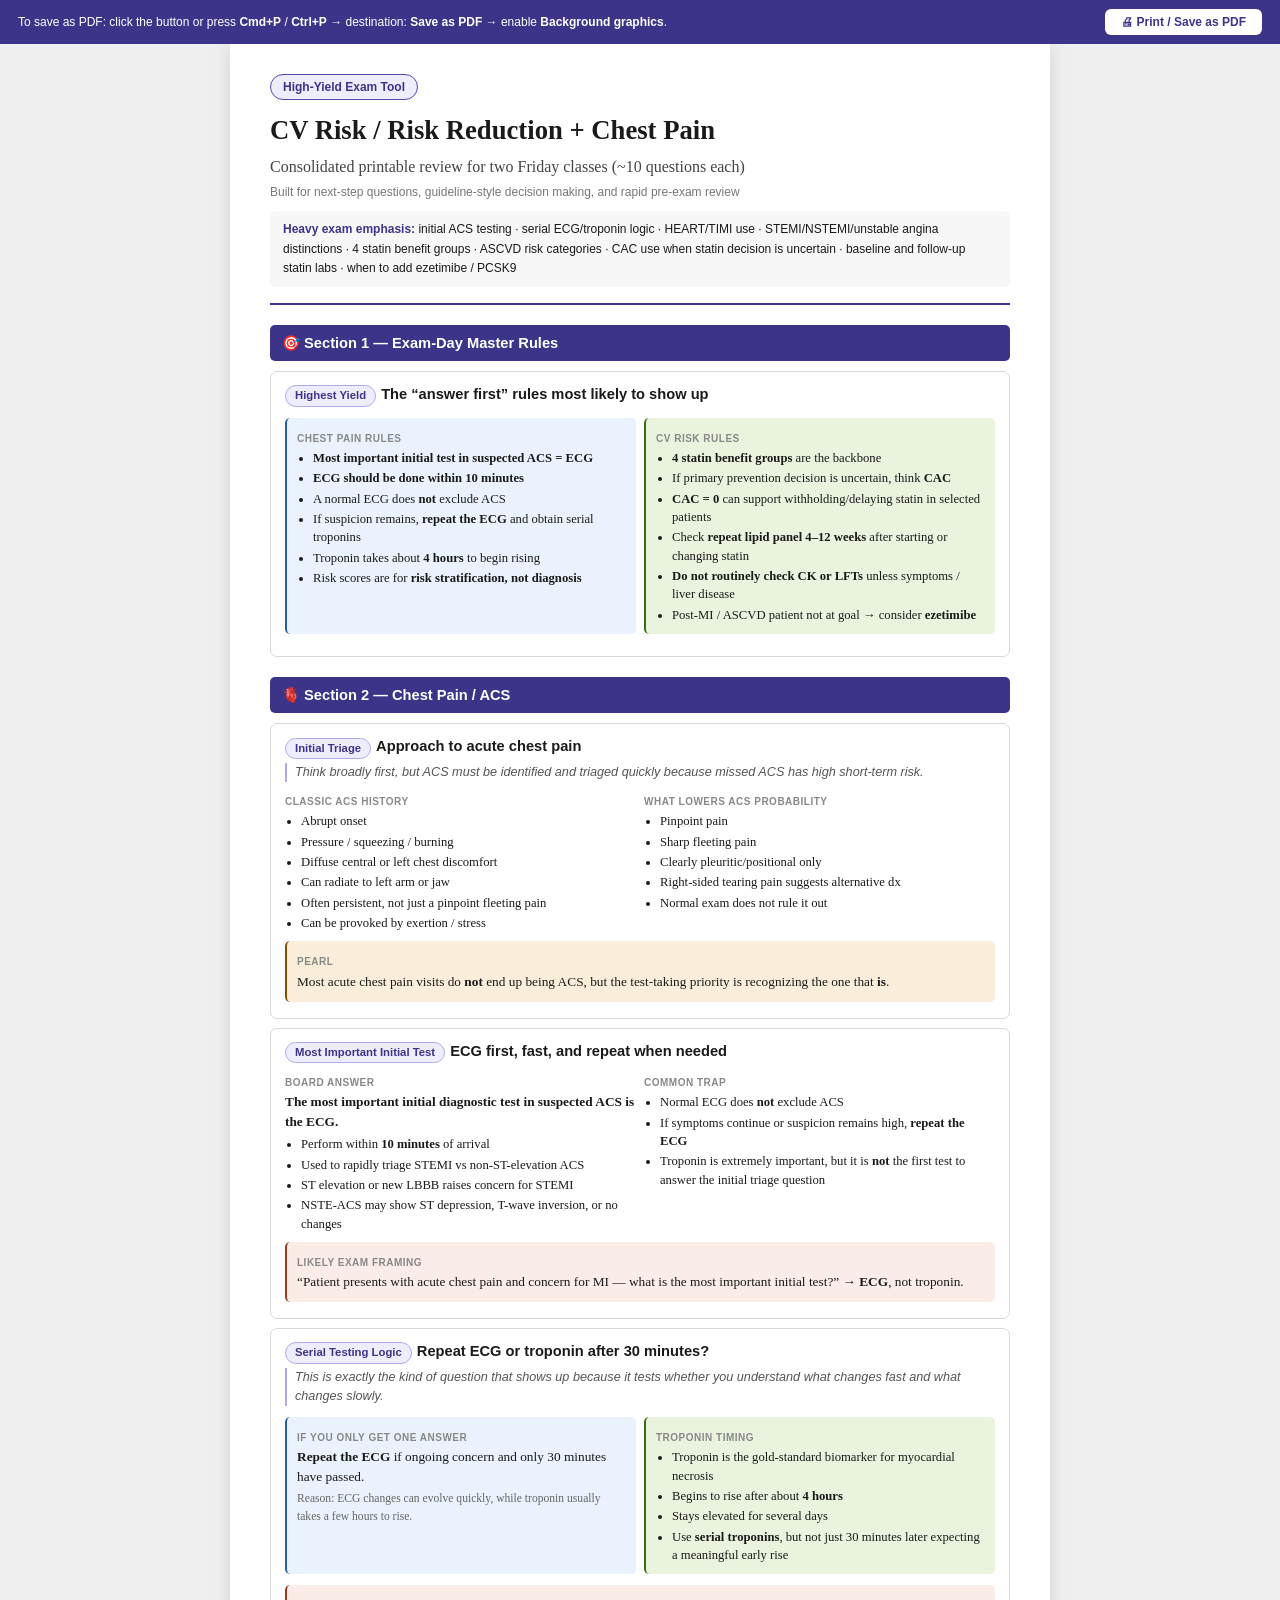
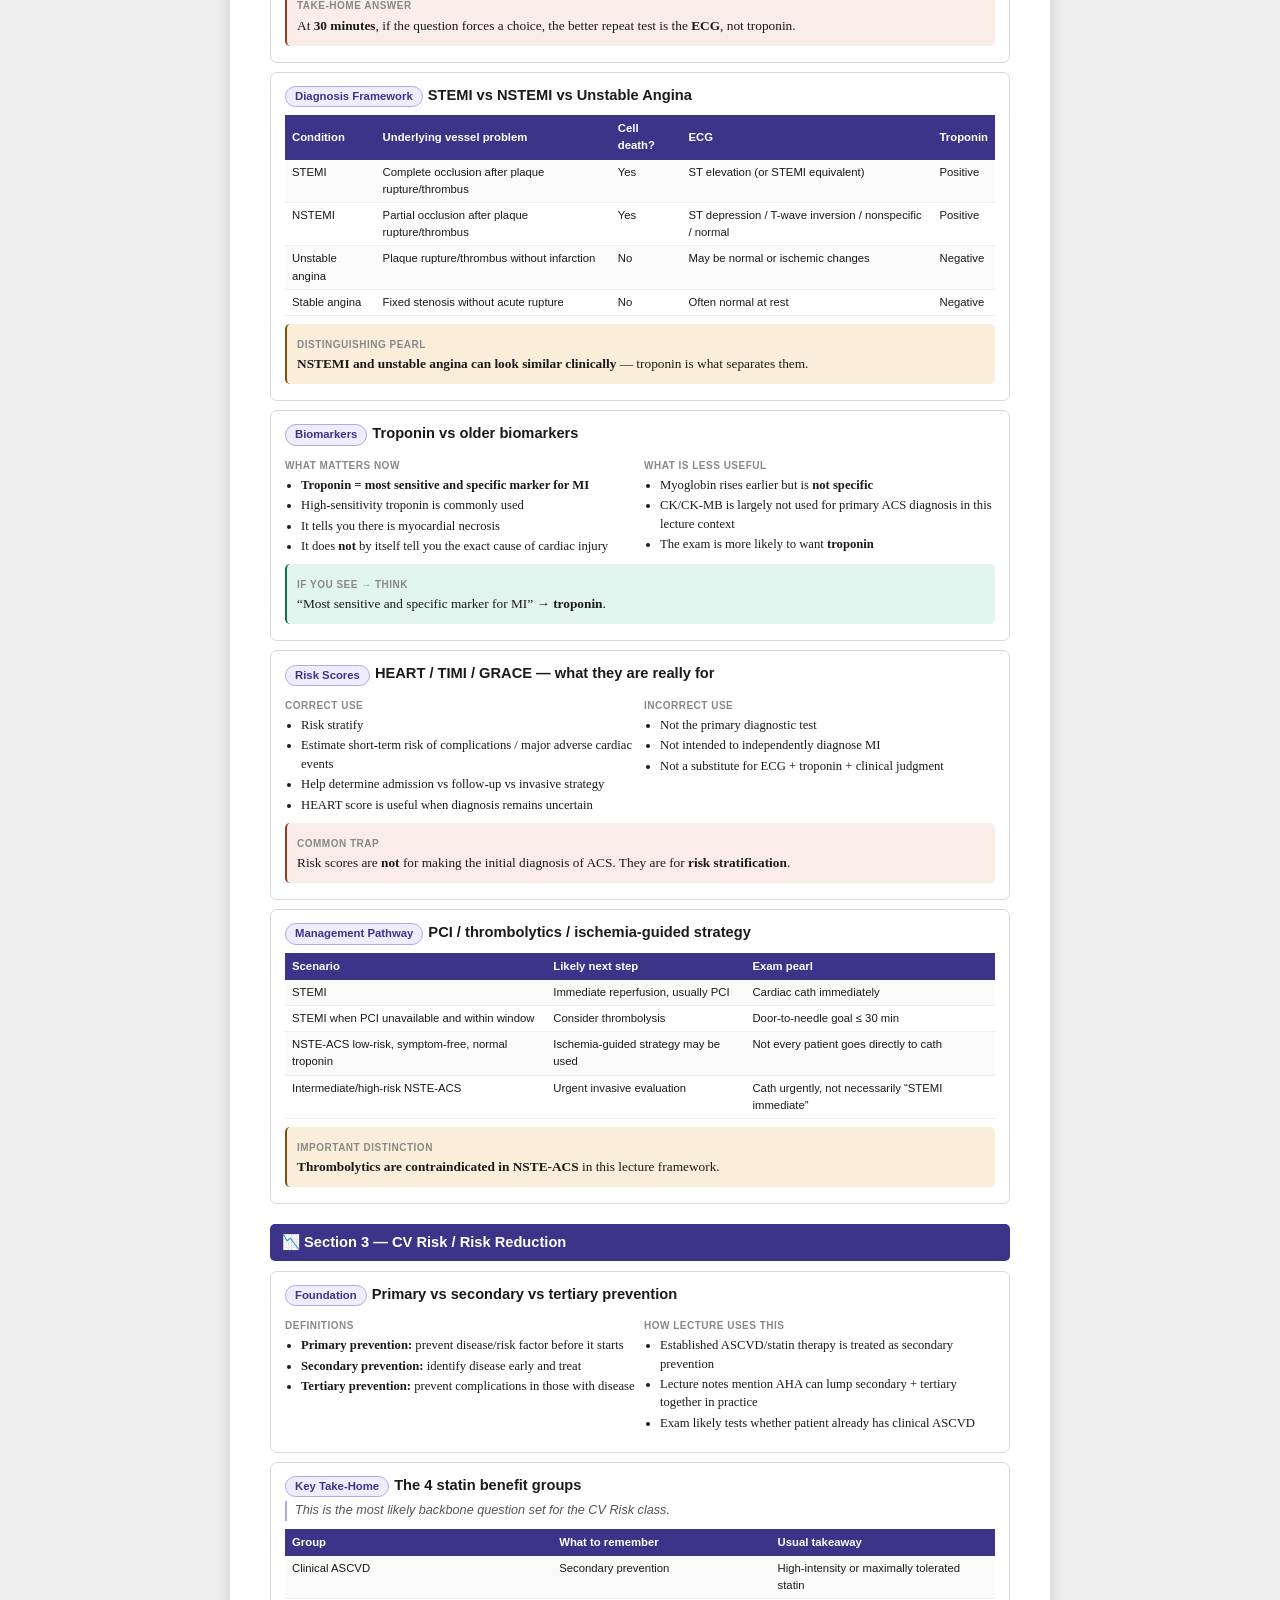
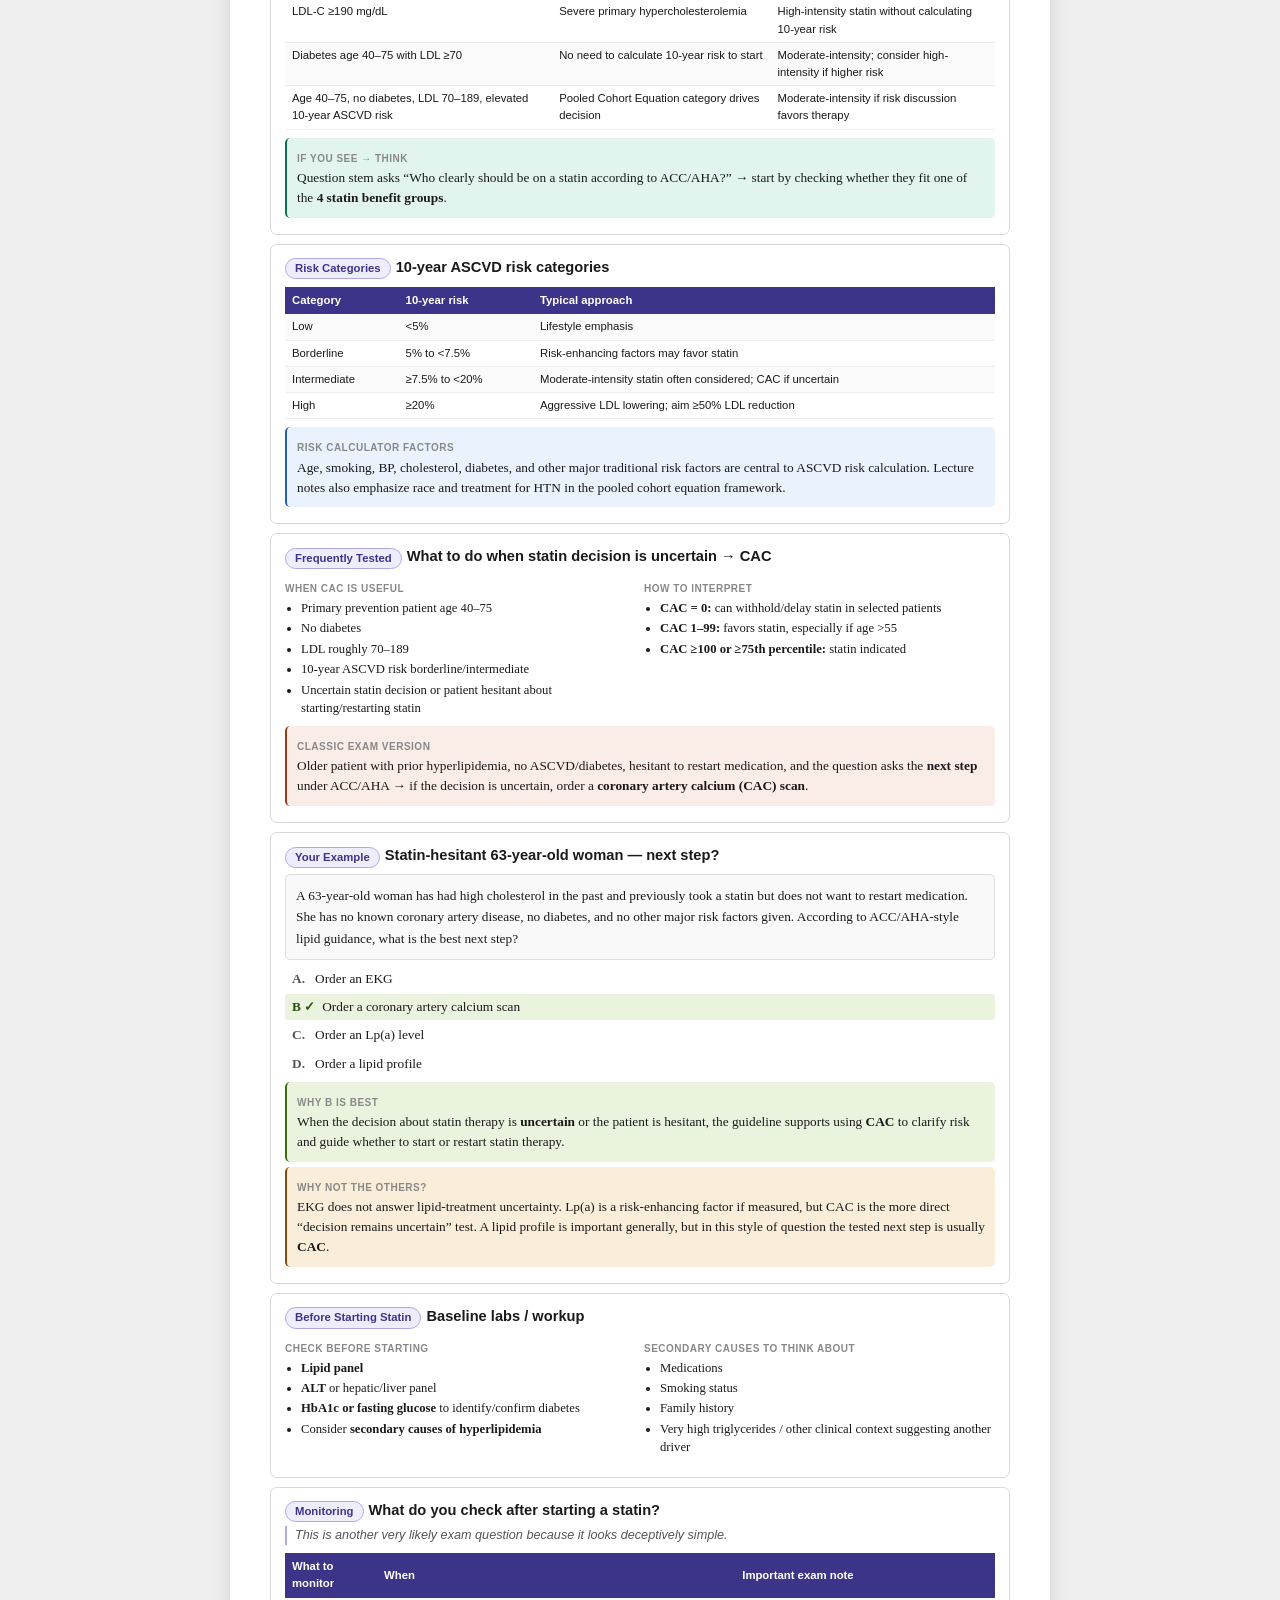
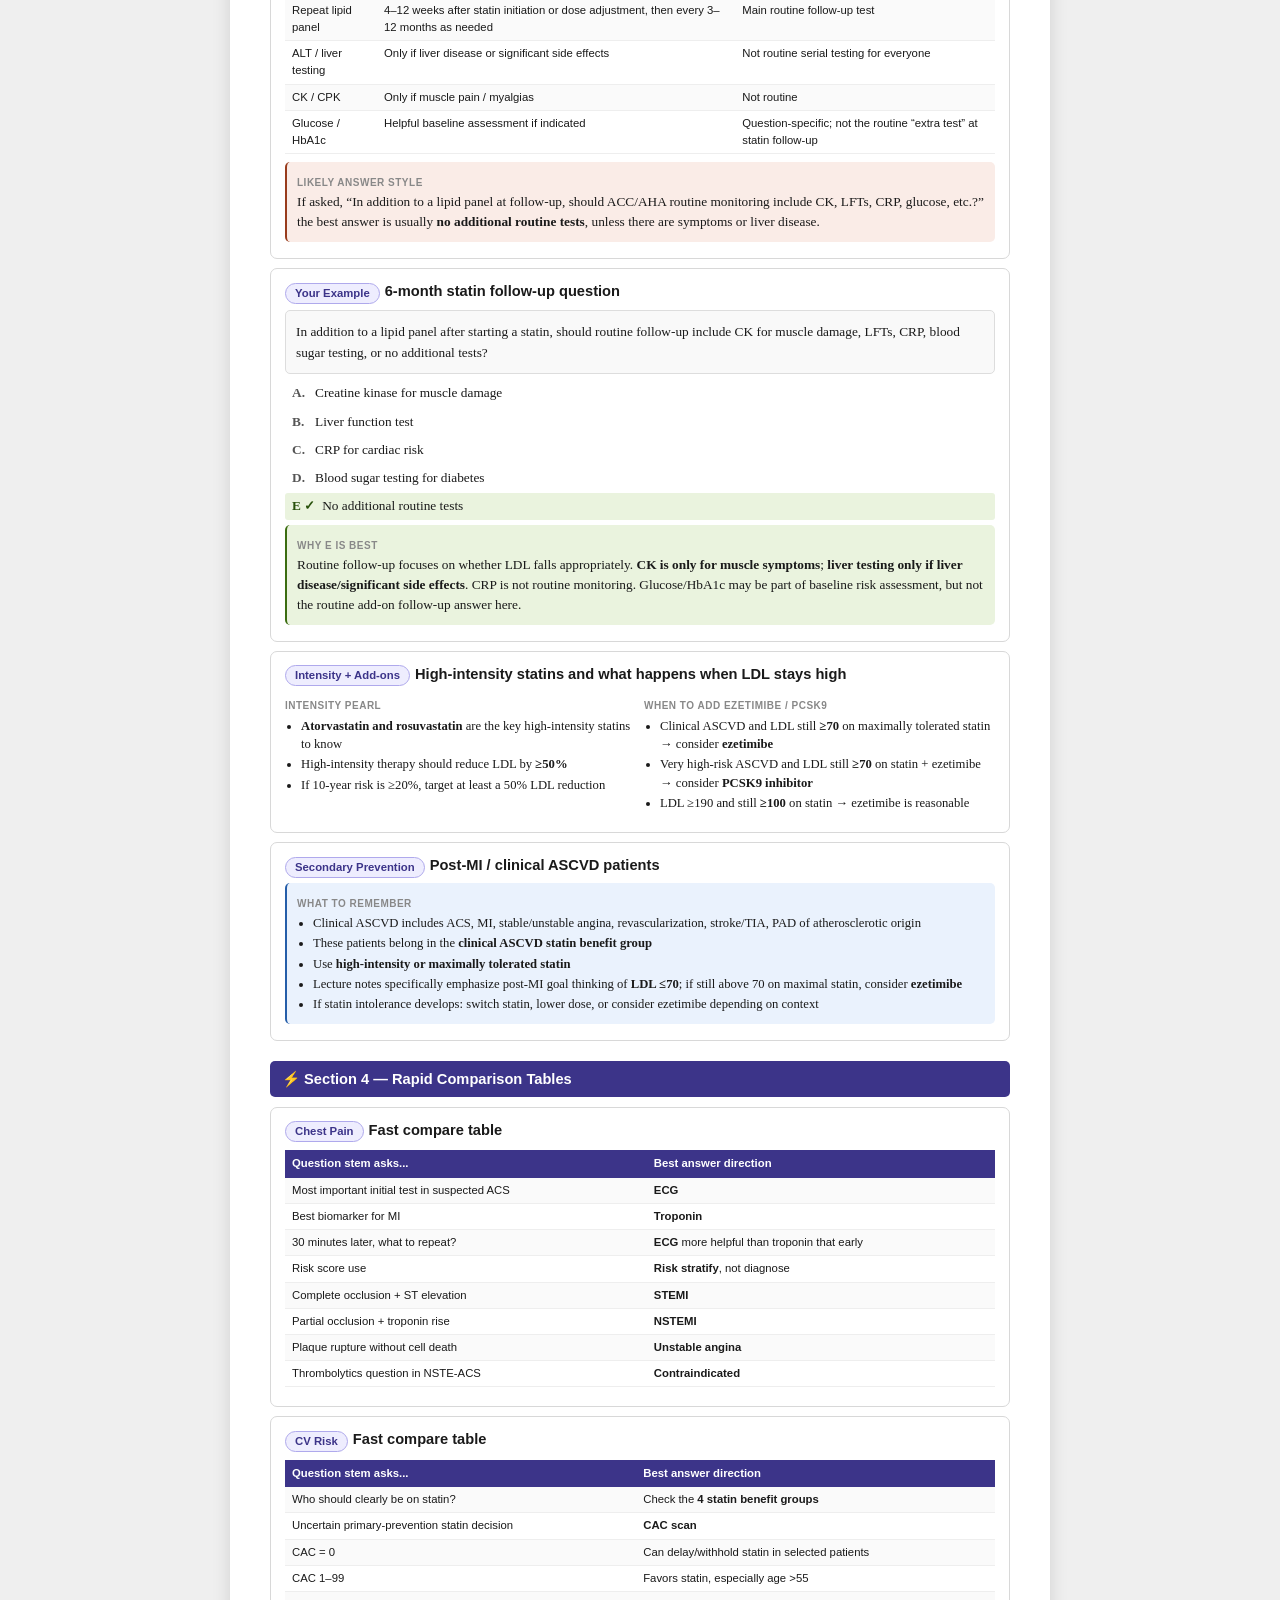
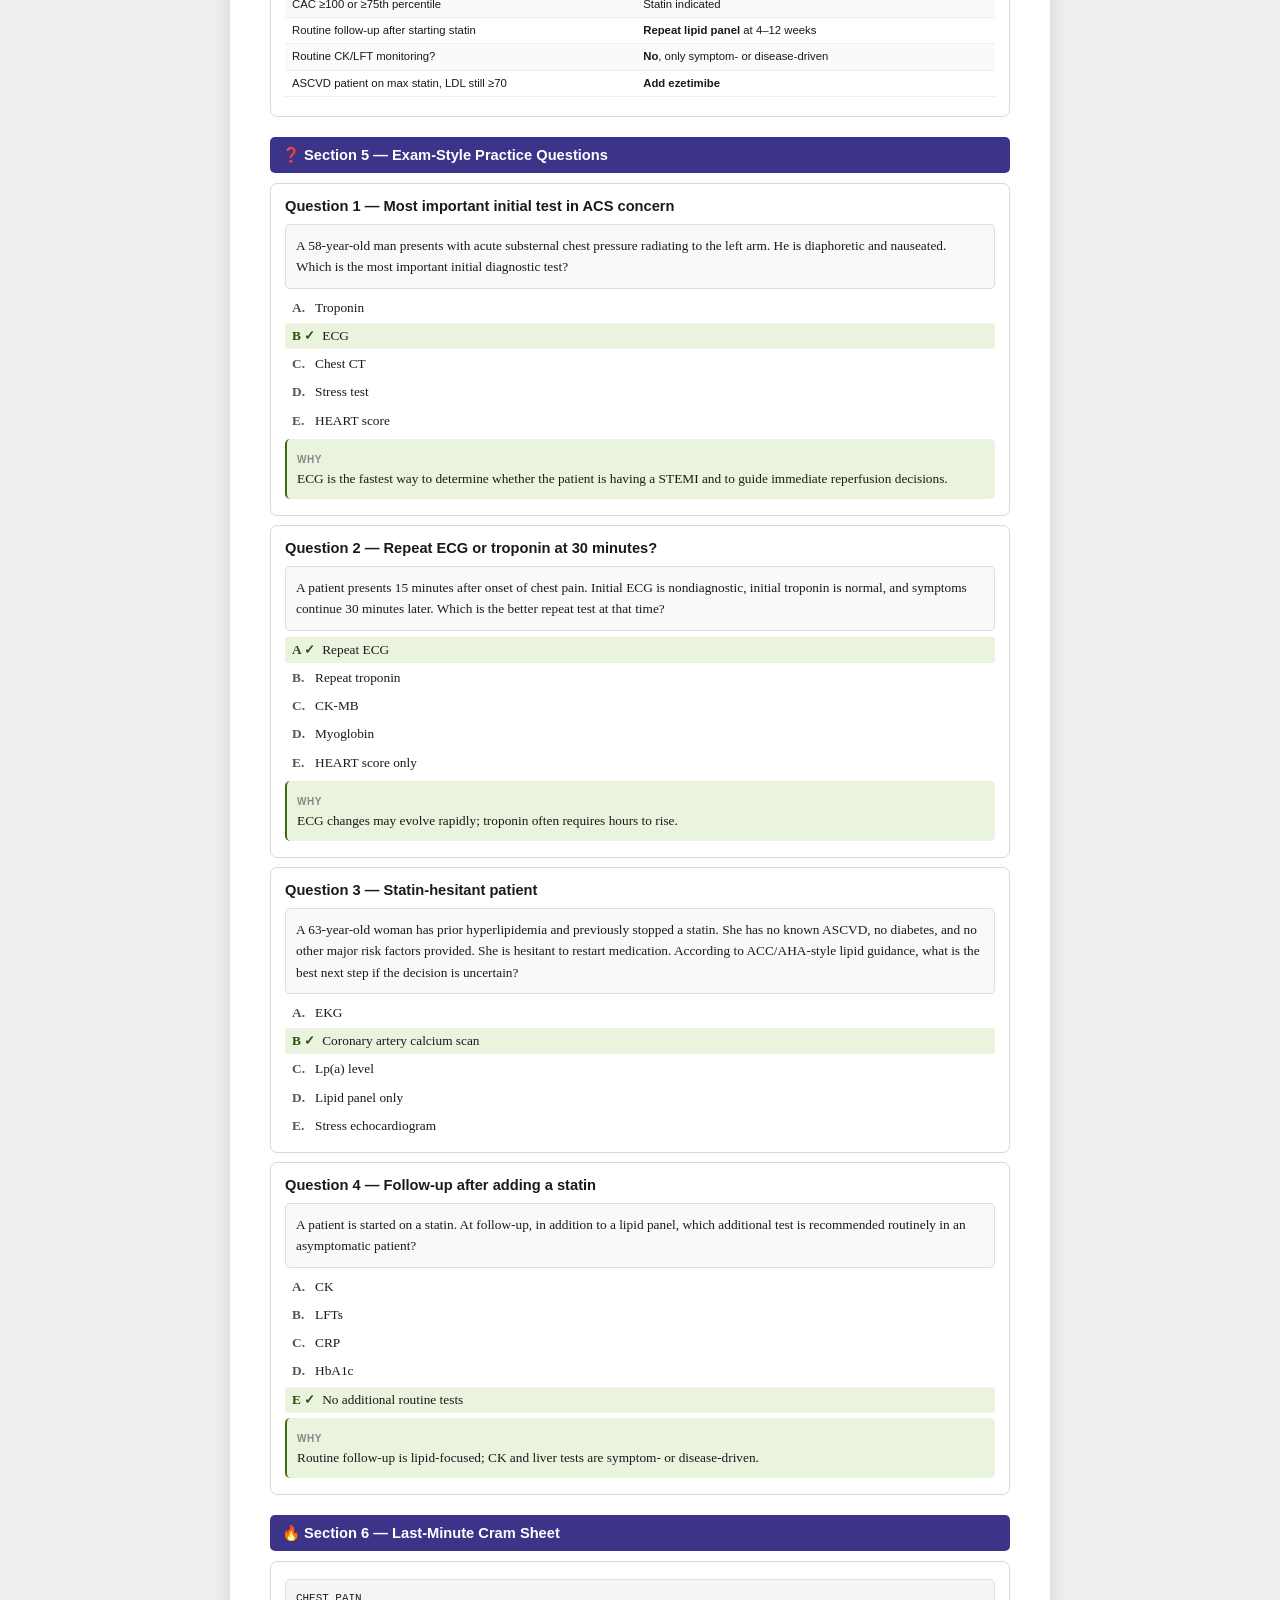
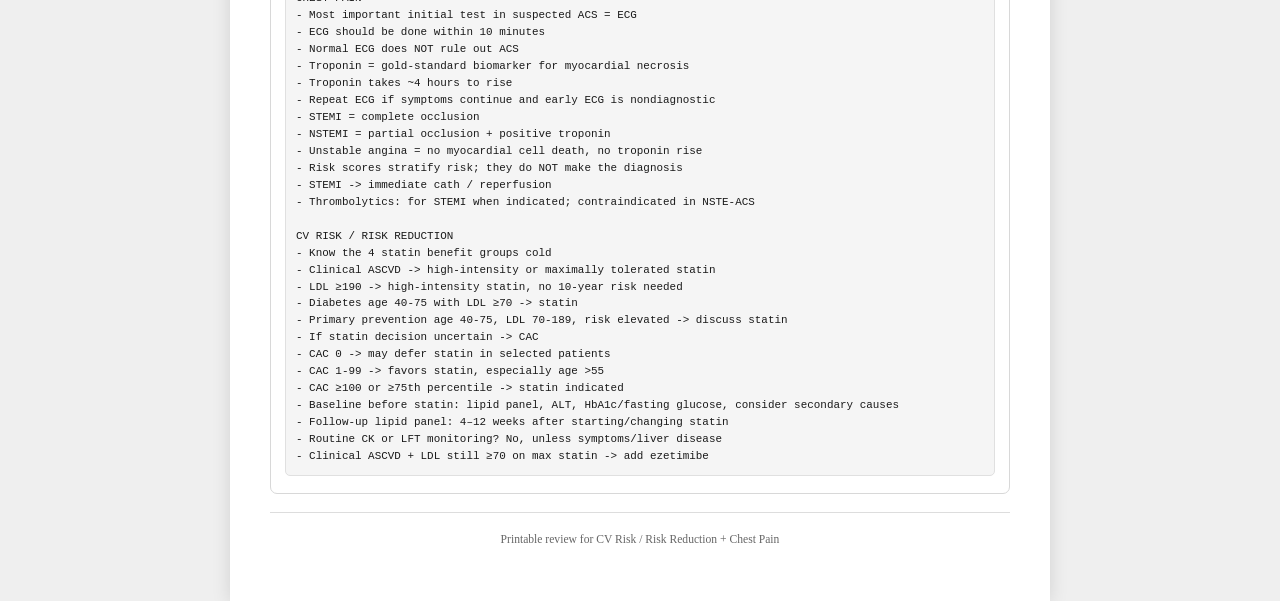
<file: cv-risk-chest-pain.html>
<!DOCTYPE html>
<html lang="en">
<head>
<meta charset="UTF-8">
<title>CV Risk + Chest Pain — USMLE/Exam Printable Guide</title>
<style>
@page { size: letter; margin: 0.62in; }
@media print {
  .no-print { display:none !important; }
  .pb { page-break-before: always; }
  body { background:#fff !important; margin:0 !important; }
  .page { max-width:100% !important; margin:0 !important; box-shadow:none !important; padding:0 !important; }
}
@media screen {
  body { background:#efefef; }
  .page { max-width: 820px; margin: 0 auto; padding: 30px 40px 50px; background:#fff; box-shadow: 0 2px 18px rgba(0,0,0,.12); }
}
* { box-sizing:border-box; margin:0; padding:0; }
body { font-family: Georgia, serif; font-size: 10.3pt; line-height: 1.52; color:#1a1a1a; }
.print-bar {
  position: sticky; top:0; z-index:100;
  background:#3C3489; color:#fff; padding:9px 18px;
  display:flex; align-items:center; justify-content:space-between;
  font-family: Arial, sans-serif; font-size: 12px;
}
.print-bar button {
  background:#fff; color:#3C3489; border:none; padding:6px 16px; border-radius:6px;
  font-size:12px; font-weight:700; cursor:pointer;
}
.cover { border-bottom:2.5px solid #3C3489; padding-bottom:16px; margin-bottom:18px; }
.tag {
  display:inline-block; background:#EEEDFE; color:#3C3489; border:1px solid #534AB7;
  border-radius:20px; padding:3px 12px; font-family: Arial, sans-serif; font-size:9pt; font-weight:700;
  margin-bottom:10px;
}
h1 { font-size:20pt; margin-bottom:4px; }
h2 { font-size:12pt; font-weight:400; color:#444; margin-bottom:4px; }
.meta { font-size:9pt; color:#777; font-family:Arial, sans-serif; }
.drugs {
  background:#f7f7f7; border-radius:5px; padding:9px 13px; font-family:Arial, sans-serif;
  font-size:9pt; margin-top:10px; line-height:1.6;
}
.sec {
  background:#3C3489; color:#fff; padding:7px 12px; border-radius:5px; font-family:Arial, sans-serif;
  font-size:11pt; font-weight:700; margin:20px 0 10px;
}
.card {
  border:0.75px solid #d8d8d8; border-radius:7px; padding:11px 14px; margin-bottom:9px;
  break-inside: avoid;
}
.card-title { font-family:Arial, sans-serif; font-size:11pt; font-weight:700; margin-bottom:4px; display:inline; }
.badge {
  display:inline-block; background:#EEEDFE; color:#3C3489; border:0.75px solid #AFA9EC;
  border-radius:20px; padding:1px 9px; font-family:Arial, sans-serif; font-size:8.5pt; font-weight:700;
  margin-right:5px; vertical-align:middle;
}
.lbl {
  font-family:Arial, sans-serif; font-size:7.5pt; font-weight:700; color:#888;
  text-transform:uppercase; letter-spacing:.05em; margin:6px 0 2px;
}
.obj {
  border-left:2.5px solid #AFA9EC; padding-left:8px; font-size:9.5pt; color:#555;
  font-style:italic; margin:4px 0 6px; font-family:Arial, sans-serif;
}
p { font-size:10pt; margin-bottom:3px; line-height:1.5; }
.box { border-radius:5px; padding:7px 10px; margin:5px 0; break-inside:avoid; }
.coral { background:#FAECE7; border-left:2.5px solid #993C1D; }
.teal  { background:#E1F5EE; border-left:2.5px solid #0F6E56; }
.green { background:#EAF3DE; border-left:2.5px solid #3B6D11; }
.amber { background:#FAEEDA; border-left:2.5px solid #854F0B; }
.blue  { background:#EAF2FD; border-left:2.5px solid #255EA9; }
.two { display:grid; grid-template-columns:1fr 1fr; gap:8px; margin:6px 0; }
ul { padding-left:16px; margin:3px 0; }
li { font-size:9.5pt; margin-bottom:2px; line-height:1.45; }
table { width:100%; border-collapse:collapse; margin:8px 0; font-size:8.5pt; font-family:Arial, sans-serif; }
th { background:#3C3489; color:#fff; padding:5px 7px; text-align:left; font-size:8.5pt; }
td { padding:4px 7px; border-bottom:0.75px solid #eee; vertical-align:top; font-size:8.5pt; }
tr:nth-child(even) td { background:#fafafa; }
pre {
  background:#f5f5f5; border:0.75px solid #e0e0e0; border-radius:5px; padding:10px;
  font-size:8.2pt; font-family:'Courier New', monospace; white-space:pre-wrap; line-height:1.55;
  break-inside:avoid; margin:6px 0;
}
.stem { background:#f9f9f9; border:0.75px solid #ddd; border-radius:5px; padding:10px; font-size:10pt; line-height:1.6; margin:6px 0; }
.q { font-weight:700; font-size:10.5pt; margin:6px 0 4px; font-family:Arial, sans-serif; }
.choice { display:flex; gap:7px; padding:3px 7px; border-radius:3px; margin-bottom:2px; font-size:10pt; }
.choice-ltr { font-weight:700; min-width:16px; color:#555; flex-shrink:0; }
.correct { background:#EAF3DE; }
.correct .choice-ltr { color:#27500A; }
hr { border:none; border-top:0.75px solid #ddd; margin:18px 0; }
.small { font-size:8.7pt; color:#666; }
</style>
</head>
<body>
<div class="print-bar no-print">
  <span>To save as PDF: click the button or press <strong>Cmd+P</strong> / <strong>Ctrl+P</strong> → destination: <strong>Save as PDF</strong> → enable <strong>Background graphics</strong>.</span>
  <button onclick="window.print()">🖨 Print / Save as PDF</button>
</div>

<div class="page">

<div class="cover">
  <div class="tag">High-Yield Exam Tool</div>
  <h1>CV Risk / Risk Reduction + Chest Pain</h1>
  <h2>Consolidated printable review for two Friday classes (~10 questions each)</h2>
  <div class="meta">Built for next-step questions, guideline-style decision making, and rapid pre-exam review</div>
  <div class="drugs"><strong style="color:#3C3489">Heavy exam emphasis:</strong> initial ACS testing · serial ECG/troponin logic · HEART/TIMI use · STEMI/NSTEMI/unstable angina distinctions · 4 statin benefit groups · ASCVD risk categories · CAC use when statin decision is uncertain · baseline and follow-up statin labs · when to add ezetimibe / PCSK9</div>
</div>

<div class="sec">🎯 Section 1 — Exam-Day Master Rules</div>

<div class="card">
  <span class="badge">Highest Yield</span><span class="card-title">The “answer first” rules most likely to show up</span>
  <div class="two">
    <div class="box blue">
      <div class="lbl">Chest pain rules</div>
      <ul>
        <li><strong>Most important initial test in suspected ACS = ECG</strong></li>
        <li><strong>ECG should be done within 10 minutes</strong></li>
        <li>A normal ECG does <strong>not</strong> exclude ACS</li>
        <li>If suspicion remains, <strong>repeat the ECG</strong> and obtain serial troponins</li>
        <li>Troponin takes about <strong>4 hours</strong> to begin rising</li>
        <li>Risk scores are for <strong>risk stratification, not diagnosis</strong></li>
      </ul>
    </div>
    <div class="box green">
      <div class="lbl">CV risk rules</div>
      <ul>
        <li><strong>4 statin benefit groups</strong> are the backbone</li>
        <li>If primary prevention decision is uncertain, think <strong>CAC</strong></li>
        <li><strong>CAC = 0</strong> can support withholding/delaying statin in selected patients</li>
        <li>Check <strong>repeat lipid panel 4–12 weeks</strong> after starting or changing statin</li>
        <li><strong>Do not routinely check CK or LFTs</strong> unless symptoms / liver disease</li>
        <li>Post-MI / ASCVD patient not at goal → consider <strong>ezetimibe</strong></li>
      </ul>
    </div>
  </div>
</div>

<div class="sec">🫀 Section 2 — Chest Pain / ACS</div>

<div class="card">
  <span class="badge">Initial Triage</span><span class="card-title">Approach to acute chest pain</span>
  <div class="obj">Think broadly first, but ACS must be identified and triaged quickly because missed ACS has high short-term risk.</div>
  <div class="two">
    <div>
      <div class="lbl">Classic ACS history</div>
      <ul>
        <li>Abrupt onset</li>
        <li>Pressure / squeezing / burning</li>
        <li>Diffuse central or left chest discomfort</li>
        <li>Can radiate to left arm or jaw</li>
        <li>Often persistent, not just a pinpoint fleeting pain</li>
        <li>Can be provoked by exertion / stress</li>
      </ul>
    </div>
    <div>
      <div class="lbl">What lowers ACS probability</div>
      <ul>
        <li>Pinpoint pain</li>
        <li>Sharp fleeting pain</li>
        <li>Clearly pleuritic/positional only</li>
        <li>Right-sided tearing pain suggests alternative dx</li>
        <li>Normal exam does not rule it out</li>
      </ul>
    </div>
  </div>
  <div class="box amber"><div class="lbl">Pearl</div><p>Most acute chest pain visits do <strong>not</strong> end up being ACS, but the test-taking priority is recognizing the one that <strong>is</strong>.</p></div>
</div>

<div class="card">
  <span class="badge">Most Important Initial Test</span><span class="card-title">ECG first, fast, and repeat when needed</span>
  <div class="two">
    <div>
      <div class="lbl">Board answer</div>
      <p><strong>The most important initial diagnostic test in suspected ACS is the ECG.</strong></p>
      <ul>
        <li>Perform within <strong>10 minutes</strong> of arrival</li>
        <li>Used to rapidly triage STEMI vs non-ST-elevation ACS</li>
        <li>ST elevation or new LBBB raises concern for STEMI</li>
        <li>NSTE-ACS may show ST depression, T-wave inversion, or no changes</li>
      </ul>
    </div>
    <div>
      <div class="lbl">Common trap</div>
      <ul>
        <li>Normal ECG does <strong>not</strong> exclude ACS</li>
        <li>If symptoms continue or suspicion remains high, <strong>repeat the ECG</strong></li>
        <li>Troponin is extremely important, but it is <strong>not</strong> the first test to answer the initial triage question</li>
      </ul>
    </div>
  </div>
  <div class="box coral"><div class="lbl">Likely exam framing</div><p>“Patient presents with acute chest pain and concern for MI — what is the most important initial test?” → <strong>ECG</strong>, not troponin.</p></div>
</div>

<div class="card">
  <span class="badge">Serial Testing Logic</span><span class="card-title">Repeat ECG or troponin after 30 minutes?</span>
  <div class="obj">This is exactly the kind of question that shows up because it tests whether you understand what changes fast and what changes slowly.</div>
  <div class="two">
    <div class="box blue">
      <div class="lbl">If you only get one answer</div>
      <p><strong>Repeat the ECG</strong> if ongoing concern and only 30 minutes have passed.</p>
      <p class="small">Reason: ECG changes can evolve quickly, while troponin usually takes a few hours to rise.</p>
    </div>
    <div class="box green">
      <div class="lbl">Troponin timing</div>
      <ul>
        <li>Troponin is the gold-standard biomarker for myocardial necrosis</li>
        <li>Begins to rise after about <strong>4 hours</strong></li>
        <li>Stays elevated for several days</li>
        <li>Use <strong>serial troponins</strong>, but not just 30 minutes later expecting a meaningful early rise</li>
      </ul>
    </div>
  </div>
  <div class="box coral"><div class="lbl">Take-home answer</div><p>At <strong>30 minutes</strong>, if the question forces a choice, the better repeat test is the <strong>ECG</strong>, not troponin.</p></div>
</div>

<div class="card">
  <span class="badge">Diagnosis Framework</span><span class="card-title">STEMI vs NSTEMI vs Unstable Angina</span>
  <table>
    <tr><th>Condition</th><th>Underlying vessel problem</th><th>Cell death?</th><th>ECG</th><th>Troponin</th></tr>
    <tr><td>STEMI</td><td>Complete occlusion after plaque rupture/thrombus</td><td>Yes</td><td>ST elevation (or STEMI equivalent)</td><td>Positive</td></tr>
    <tr><td>NSTEMI</td><td>Partial occlusion after plaque rupture/thrombus</td><td>Yes</td><td>ST depression / T-wave inversion / nonspecific / normal</td><td>Positive</td></tr>
    <tr><td>Unstable angina</td><td>Plaque rupture/thrombus without infarction</td><td>No</td><td>May be normal or ischemic changes</td><td>Negative</td></tr>
    <tr><td>Stable angina</td><td>Fixed stenosis without acute rupture</td><td>No</td><td>Often normal at rest</td><td>Negative</td></tr>
  </table>
  <div class="box amber"><div class="lbl">Distinguishing pearl</div><p><strong>NSTEMI and unstable angina can look similar clinically</strong> — troponin is what separates them.</p></div>
</div>

<div class="card">
  <span class="badge">Biomarkers</span><span class="card-title">Troponin vs older biomarkers</span>
  <div class="two">
    <div>
      <div class="lbl">What matters now</div>
      <ul>
        <li><strong>Troponin = most sensitive and specific marker for MI</strong></li>
        <li>High-sensitivity troponin is commonly used</li>
        <li>It tells you there is myocardial necrosis</li>
        <li>It does <strong>not</strong> by itself tell you the exact cause of cardiac injury</li>
      </ul>
    </div>
    <div>
      <div class="lbl">What is less useful</div>
      <ul>
        <li>Myoglobin rises earlier but is <strong>not specific</strong></li>
        <li>CK/CK-MB is largely not used for primary ACS diagnosis in this lecture context</li>
        <li>The exam is more likely to want <strong>troponin</strong></li>
      </ul>
    </div>
  </div>
  <div class="box teal"><div class="lbl">If you see → think</div><p>“Most sensitive and specific marker for MI” → <strong>troponin</strong>.</p></div>
</div>

<div class="card">
  <span class="badge">Risk Scores</span><span class="card-title">HEART / TIMI / GRACE — what they are really for</span>
  <div class="two">
    <div>
      <div class="lbl">Correct use</div>
      <ul>
        <li>Risk stratify</li>
        <li>Estimate short-term risk of complications / major adverse cardiac events</li>
        <li>Help determine admission vs follow-up vs invasive strategy</li>
        <li>HEART score is useful when diagnosis remains uncertain</li>
      </ul>
    </div>
    <div>
      <div class="lbl">Incorrect use</div>
      <ul>
        <li>Not the primary diagnostic test</li>
        <li>Not intended to independently diagnose MI</li>
        <li>Not a substitute for ECG + troponin + clinical judgment</li>
      </ul>
    </div>
  </div>
  <div class="box coral"><div class="lbl">Common trap</div><p>Risk scores are <strong>not</strong> for making the initial diagnosis of ACS. They are for <strong>risk stratification</strong>.</p></div>
</div>

<div class="card">
  <span class="badge">Management Pathway</span><span class="card-title">PCI / thrombolytics / ischemia-guided strategy</span>
  <table>
    <tr><th>Scenario</th><th>Likely next step</th><th>Exam pearl</th></tr>
    <tr><td>STEMI</td><td>Immediate reperfusion, usually PCI</td><td>Cardiac cath immediately</td></tr>
    <tr><td>STEMI when PCI unavailable and within window</td><td>Consider thrombolysis</td><td>Door-to-needle goal ≤ 30 min</td></tr>
    <tr><td>NSTE-ACS low-risk, symptom-free, normal troponin</td><td>Ischemia-guided strategy may be used</td><td>Not every patient goes directly to cath</td></tr>
    <tr><td>Intermediate/high-risk NSTE-ACS</td><td>Urgent invasive evaluation</td><td>Cath urgently, not necessarily “STEMI immediate”</td></tr>
  </table>
  <div class="box amber"><div class="lbl">Important distinction</div><p><strong>Thrombolytics are contraindicated in NSTE-ACS</strong> in this lecture framework.</p></div>
</div>

<div class="pb"></div>
<div class="sec">📉 Section 3 — CV Risk / Risk Reduction</div>

<div class="card">
  <span class="badge">Foundation</span><span class="card-title">Primary vs secondary vs tertiary prevention</span>
  <div class="two">
    <div>
      <div class="lbl">Definitions</div>
      <ul>
        <li><strong>Primary prevention:</strong> prevent disease/risk factor before it starts</li>
        <li><strong>Secondary prevention:</strong> identify disease early and treat</li>
        <li><strong>Tertiary prevention:</strong> prevent complications in those with disease</li>
      </ul>
    </div>
    <div>
      <div class="lbl">How lecture uses this</div>
      <ul>
        <li>Established ASCVD/statin therapy is treated as secondary prevention</li>
        <li>Lecture notes mention AHA can lump secondary + tertiary together in practice</li>
        <li>Exam likely tests whether patient already has clinical ASCVD</li>
      </ul>
    </div>
  </div>
</div>

<div class="card">
  <span class="badge">Key Take-Home</span><span class="card-title">The 4 statin benefit groups</span>
  <div class="obj">This is the most likely backbone question set for the CV Risk class.</div>
  <table>
    <tr><th>Group</th><th>What to remember</th><th>Usual takeaway</th></tr>
    <tr><td>Clinical ASCVD</td><td>Secondary prevention</td><td>High-intensity or maximally tolerated statin</td></tr>
    <tr><td>LDL-C ≥190 mg/dL</td><td>Severe primary hypercholesterolemia</td><td>High-intensity statin without calculating 10-year risk</td></tr>
    <tr><td>Diabetes age 40–75 with LDL ≥70</td><td>No need to calculate 10-year risk to start</td><td>Moderate-intensity; consider high-intensity if higher risk</td></tr>
    <tr><td>Age 40–75, no diabetes, LDL 70–189, elevated 10-year ASCVD risk</td><td>Pooled Cohort Equation category drives decision</td><td>Moderate-intensity if risk discussion favors therapy</td></tr>
  </table>
  <div class="box teal"><div class="lbl">If you see → think</div><p>Question stem asks “Who clearly should be on a statin according to ACC/AHA?” → start by checking whether they fit one of the <strong>4 statin benefit groups</strong>.</p></div>
</div>

<div class="card">
  <span class="badge">Risk Categories</span><span class="card-title">10-year ASCVD risk categories</span>
  <table>
    <tr><th>Category</th><th>10-year risk</th><th>Typical approach</th></tr>
    <tr><td>Low</td><td>&lt;5%</td><td>Lifestyle emphasis</td></tr>
    <tr><td>Borderline</td><td>5% to &lt;7.5%</td><td>Risk-enhancing factors may favor statin</td></tr>
    <tr><td>Intermediate</td><td>≥7.5% to &lt;20%</td><td>Moderate-intensity statin often considered; CAC if uncertain</td></tr>
    <tr><td>High</td><td>≥20%</td><td>Aggressive LDL lowering; aim ≥50% LDL reduction</td></tr>
  </table>
  <div class="box blue"><div class="lbl">Risk calculator factors</div><p>Age, smoking, BP, cholesterol, diabetes, and other major traditional risk factors are central to ASCVD risk calculation. Lecture notes also emphasize race and treatment for HTN in the pooled cohort equation framework.</p></div>
</div>

<div class="card">
  <span class="badge">Frequently Tested</span><span class="card-title">What to do when statin decision is uncertain → CAC</span>
  <div class="two">
    <div>
      <div class="lbl">When CAC is useful</div>
      <ul>
        <li>Primary prevention patient age 40–75</li>
        <li>No diabetes</li>
        <li>LDL roughly 70–189</li>
        <li>10-year ASCVD risk borderline/intermediate</li>
        <li>Uncertain statin decision or patient hesitant about starting/restarting statin</li>
      </ul>
    </div>
    <div>
      <div class="lbl">How to interpret</div>
      <ul>
        <li><strong>CAC = 0:</strong> can withhold/delay statin in selected patients</li>
        <li><strong>CAC 1–99:</strong> favors statin, especially if age &gt;55</li>
        <li><strong>CAC ≥100 or ≥75th percentile:</strong> statin indicated</li>
      </ul>
    </div>
  </div>
  <div class="box coral"><div class="lbl">Classic exam version</div><p>Older patient with prior hyperlipidemia, no ASCVD/diabetes, hesitant to restart medication, and the question asks the <strong>next step</strong> under ACC/AHA → if the decision is uncertain, order a <strong>coronary artery calcium (CAC) scan</strong>.</p></div>
</div>

<div class="card">
  <span class="badge">Your Example</span><span class="card-title">Statin-hesitant 63-year-old woman — next step?</span>
  <div class="stem">A 63-year-old woman has had high cholesterol in the past and previously took a statin but does not want to restart medication. She has no known coronary artery disease, no diabetes, and no other major risk factors given. According to ACC/AHA-style lipid guidance, what is the best next step?</div>
  <div class="choice"><span class="choice-ltr">A.</span><span>Order an EKG</span></div>
  <div class="choice correct"><span class="choice-ltr">B ✓</span><span>Order a coronary artery calcium scan</span></div>
  <div class="choice"><span class="choice-ltr">C.</span><span>Order an Lp(a) level</span></div>
  <div class="choice"><span class="choice-ltr">D.</span><span>Order a lipid profile</span></div>
  <div class="box green"><div class="lbl">Why B is best</div><p>When the decision about statin therapy is <strong>uncertain</strong> or the patient is hesitant, the guideline supports using <strong>CAC</strong> to clarify risk and guide whether to start or restart statin therapy.</p></div>
  <div class="box amber"><div class="lbl">Why not the others?</div><p>EKG does not answer lipid-treatment uncertainty. Lp(a) is a risk-enhancing factor if measured, but CAC is the more direct “decision remains uncertain” test. A lipid profile is important generally, but in this style of question the tested next step is usually <strong>CAC</strong>.</p></div>
</div>

<div class="card">
  <span class="badge">Before Starting Statin</span><span class="card-title">Baseline labs / workup</span>
  <div class="two">
    <div>
      <div class="lbl">Check before starting</div>
      <ul>
        <li><strong>Lipid panel</strong></li>
        <li><strong>ALT</strong> or hepatic/liver panel</li>
        <li><strong>HbA1c or fasting glucose</strong> to identify/confirm diabetes</li>
        <li>Consider <strong>secondary causes of hyperlipidemia</strong></li>
      </ul>
    </div>
    <div>
      <div class="lbl">Secondary causes to think about</div>
      <ul>
        <li>Medications</li>
        <li>Smoking status</li>
        <li>Family history</li>
        <li>Very high triglycerides / other clinical context suggesting another driver</li>
      </ul>
    </div>
  </div>
</div>

<div class="card">
  <span class="badge">Monitoring</span><span class="card-title">What do you check after starting a statin?</span>
  <div class="obj">This is another very likely exam question because it looks deceptively simple.</div>
  <table>
    <tr><th>What to monitor</th><th>When</th><th>Important exam note</th></tr>
    <tr><td>Repeat lipid panel</td><td>4–12 weeks after statin initiation or dose adjustment, then every 3–12 months as needed</td><td>Main routine follow-up test</td></tr>
    <tr><td>ALT / liver testing</td><td>Only if liver disease or significant side effects</td><td>Not routine serial testing for everyone</td></tr>
    <tr><td>CK / CPK</td><td>Only if muscle pain / myalgias</td><td>Not routine</td></tr>
    <tr><td>Glucose / HbA1c</td><td>Helpful baseline assessment if indicated</td><td>Question-specific; not the routine “extra test” at statin follow-up</td></tr>
  </table>
  <div class="box coral"><div class="lbl">Likely answer style</div><p>If asked, “In addition to a lipid panel at follow-up, should ACC/AHA routine monitoring include CK, LFTs, CRP, glucose, etc.?” the best answer is usually <strong>no additional routine tests</strong>, unless there are symptoms or liver disease.</p></div>
</div>

<div class="card">
  <span class="badge">Your Example</span><span class="card-title">6-month statin follow-up question</span>
  <div class="stem">In addition to a lipid panel after starting a statin, should routine follow-up include CK for muscle damage, LFTs, CRP, blood sugar testing, or no additional tests?</div>
  <div class="choice"><span class="choice-ltr">A.</span><span>Creatine kinase for muscle damage</span></div>
  <div class="choice"><span class="choice-ltr">B.</span><span>Liver function test</span></div>
  <div class="choice"><span class="choice-ltr">C.</span><span>CRP for cardiac risk</span></div>
  <div class="choice"><span class="choice-ltr">D.</span><span>Blood sugar testing for diabetes</span></div>
  <div class="choice correct"><span class="choice-ltr">E ✓</span><span>No additional routine tests</span></div>
  <div class="box green"><div class="lbl">Why E is best</div><p>Routine follow-up focuses on whether LDL falls appropriately. <strong>CK is only for muscle symptoms</strong>; <strong>liver testing only if liver disease/significant side effects</strong>. CRP is not routine monitoring. Glucose/HbA1c may be part of baseline risk assessment, but not the routine add-on follow-up answer here.</p></div>
</div>

<div class="card">
  <span class="badge">Intensity + Add-ons</span><span class="card-title">High-intensity statins and what happens when LDL stays high</span>
  <div class="two">
    <div>
      <div class="lbl">Intensity pearl</div>
      <ul>
        <li><strong>Atorvastatin and rosuvastatin</strong> are the key high-intensity statins to know</li>
        <li>High-intensity therapy should reduce LDL by <strong>≥50%</strong></li>
        <li>If 10-year risk is ≥20%, target at least a 50% LDL reduction</li>
      </ul>
    </div>
    <div>
      <div class="lbl">When to add ezetimibe / PCSK9</div>
      <ul>
        <li>Clinical ASCVD and LDL still <strong>≥70</strong> on maximally tolerated statin → consider <strong>ezetimibe</strong></li>
        <li>Very high-risk ASCVD and LDL still <strong>≥70</strong> on statin + ezetimibe → consider <strong>PCSK9 inhibitor</strong></li>
        <li>LDL ≥190 and still <strong>≥100</strong> on statin → ezetimibe is reasonable</li>
      </ul>
    </div>
  </div>
</div>

<div class="card">
  <span class="badge">Secondary Prevention</span><span class="card-title">Post-MI / clinical ASCVD patients</span>
  <div class="box blue">
    <div class="lbl">What to remember</div>
    <ul>
      <li>Clinical ASCVD includes ACS, MI, stable/unstable angina, revascularization, stroke/TIA, PAD of atherosclerotic origin</li>
      <li>These patients belong in the <strong>clinical ASCVD statin benefit group</strong></li>
      <li>Use <strong>high-intensity or maximally tolerated statin</strong></li>
      <li>Lecture notes specifically emphasize post-MI goal thinking of <strong>LDL ≤70</strong>; if still above 70 on maximal statin, consider <strong>ezetimibe</strong></li>
      <li>If statin intolerance develops: switch statin, lower dose, or consider ezetimibe depending on context</li>
    </ul>
  </div>
</div>

<div class="pb"></div>
<div class="sec">⚡ Section 4 — Rapid Comparison Tables</div>

<div class="card">
  <span class="badge">Chest Pain</span><span class="card-title">Fast compare table</span>
  <table>
    <tr><th>Question stem asks...</th><th>Best answer direction</th></tr>
    <tr><td>Most important initial test in suspected ACS</td><td><strong>ECG</strong></td></tr>
    <tr><td>Best biomarker for MI</td><td><strong>Troponin</strong></td></tr>
    <tr><td>30 minutes later, what to repeat?</td><td><strong>ECG</strong> more helpful than troponin that early</td></tr>
    <tr><td>Risk score use</td><td><strong>Risk stratify</strong>, not diagnose</td></tr>
    <tr><td>Complete occlusion + ST elevation</td><td><strong>STEMI</strong></td></tr>
    <tr><td>Partial occlusion + troponin rise</td><td><strong>NSTEMI</strong></td></tr>
    <tr><td>Plaque rupture without cell death</td><td><strong>Unstable angina</strong></td></tr>
    <tr><td>Thrombolytics question in NSTE-ACS</td><td><strong>Contraindicated</strong></td></tr>
  </table>
</div>

<div class="card">
  <span class="badge">CV Risk</span><span class="card-title">Fast compare table</span>
  <table>
    <tr><th>Question stem asks...</th><th>Best answer direction</th></tr>
    <tr><td>Who should clearly be on statin?</td><td>Check the <strong>4 statin benefit groups</strong></td></tr>
    <tr><td>Uncertain primary-prevention statin decision</td><td><strong>CAC scan</strong></td></tr>
    <tr><td>CAC = 0</td><td>Can delay/withhold statin in selected patients</td></tr>
    <tr><td>CAC 1–99</td><td>Favors statin, especially age &gt;55</td></tr>
    <tr><td>CAC ≥100 or ≥75th percentile</td><td>Statin indicated</td></tr>
    <tr><td>Routine follow-up after starting statin</td><td><strong>Repeat lipid panel</strong> at 4–12 weeks</td></tr>
    <tr><td>Routine CK/LFT monitoring?</td><td><strong>No</strong>, only symptom- or disease-driven</td></tr>
    <tr><td>ASCVD patient on max statin, LDL still ≥70</td><td><strong>Add ezetimibe</strong></td></tr>
  </table>
</div>

<div class="sec">❓ Section 5 — Exam-Style Practice Questions</div>

<div class="card">
  <div class="card-title">Question 1 — Most important initial test in ACS concern</div>
  <div class="stem">A 58-year-old man presents with acute substernal chest pressure radiating to the left arm. He is diaphoretic and nauseated. Which is the most important initial diagnostic test?</div>
  <div class="choice"><span class="choice-ltr">A.</span><span>Troponin</span></div>
  <div class="choice correct"><span class="choice-ltr">B ✓</span><span>ECG</span></div>
  <div class="choice"><span class="choice-ltr">C.</span><span>Chest CT</span></div>
  <div class="choice"><span class="choice-ltr">D.</span><span>Stress test</span></div>
  <div class="choice"><span class="choice-ltr">E.</span><span>HEART score</span></div>
  <div class="box green"><div class="lbl">Why</div><p>ECG is the fastest way to determine whether the patient is having a STEMI and to guide immediate reperfusion decisions.</p></div>
</div>

<div class="card">
  <div class="card-title">Question 2 — Repeat ECG or troponin at 30 minutes?</div>
  <div class="stem">A patient presents 15 minutes after onset of chest pain. Initial ECG is nondiagnostic, initial troponin is normal, and symptoms continue 30 minutes later. Which is the better repeat test at that time?</div>
  <div class="choice correct"><span class="choice-ltr">A ✓</span><span>Repeat ECG</span></div>
  <div class="choice"><span class="choice-ltr">B.</span><span>Repeat troponin</span></div>
  <div class="choice"><span class="choice-ltr">C.</span><span>CK-MB</span></div>
  <div class="choice"><span class="choice-ltr">D.</span><span>Myoglobin</span></div>
  <div class="choice"><span class="choice-ltr">E.</span><span>HEART score only</span></div>
  <div class="box green"><div class="lbl">Why</div><p>ECG changes may evolve rapidly; troponin often requires hours to rise.</p></div>
</div>

<div class="card">
  <div class="card-title">Question 3 — Statin-hesitant patient</div>
  <div class="stem">A 63-year-old woman has prior hyperlipidemia and previously stopped a statin. She has no known ASCVD, no diabetes, and no other major risk factors provided. She is hesitant to restart medication. According to ACC/AHA-style lipid guidance, what is the best next step if the decision is uncertain?</div>
  <div class="choice"><span class="choice-ltr">A.</span><span>EKG</span></div>
  <div class="choice correct"><span class="choice-ltr">B ✓</span><span>Coronary artery calcium scan</span></div>
  <div class="choice"><span class="choice-ltr">C.</span><span>Lp(a) level</span></div>
  <div class="choice"><span class="choice-ltr">D.</span><span>Lipid panel only</span></div>
  <div class="choice"><span class="choice-ltr">E.</span><span>Stress echocardiogram</span></div>
</div>

<div class="card">
  <div class="card-title">Question 4 — Follow-up after adding a statin</div>
  <div class="stem">A patient is started on a statin. At follow-up, in addition to a lipid panel, which additional test is recommended routinely in an asymptomatic patient?</div>
  <div class="choice"><span class="choice-ltr">A.</span><span>CK</span></div>
  <div class="choice"><span class="choice-ltr">B.</span><span>LFTs</span></div>
  <div class="choice"><span class="choice-ltr">C.</span><span>CRP</span></div>
  <div class="choice"><span class="choice-ltr">D.</span><span>HbA1c</span></div>
  <div class="choice correct"><span class="choice-ltr">E ✓</span><span>No additional routine tests</span></div>
  <div class="box green"><div class="lbl">Why</div><p>Routine follow-up is lipid-focused; CK and liver tests are symptom- or disease-driven.</p></div>
</div>

<div class="sec">🔥 Section 6 — Last-Minute Cram Sheet</div>

<div class="card">
<pre>CHEST PAIN
- Most important initial test in suspected ACS = ECG
- ECG should be done within 10 minutes
- Normal ECG does NOT rule out ACS
- Troponin = gold-standard biomarker for myocardial necrosis
- Troponin takes ~4 hours to rise
- Repeat ECG if symptoms continue and early ECG is nondiagnostic
- STEMI = complete occlusion
- NSTEMI = partial occlusion + positive troponin
- Unstable angina = no myocardial cell death, no troponin rise
- Risk scores stratify risk; they do NOT make the diagnosis
- STEMI -> immediate cath / reperfusion
- Thrombolytics: for STEMI when indicated; contraindicated in NSTE-ACS

CV RISK / RISK REDUCTION
- Know the 4 statin benefit groups cold
- Clinical ASCVD -> high-intensity or maximally tolerated statin
- LDL ≥190 -> high-intensity statin, no 10-year risk needed
- Diabetes age 40-75 with LDL ≥70 -> statin
- Primary prevention age 40-75, LDL 70-189, risk elevated -> discuss statin
- If statin decision uncertain -> CAC
- CAC 0 -> may defer statin in selected patients
- CAC 1-99 -> favors statin, especially age >55
- CAC ≥100 or ≥75th percentile -> statin indicated
- Baseline before statin: lipid panel, ALT, HbA1c/fasting glucose, consider secondary causes
- Follow-up lipid panel: 4–12 weeks after starting/changing statin
- Routine CK or LFT monitoring? No, unless symptoms/liver disease
- Clinical ASCVD + LDL still ≥70 on max statin -> add ezetimibe</pre>
</div>

<hr>
<p class="small" style="text-align:center;">Printable review for CV Risk / Risk Reduction + Chest Pain</p>

</div>
</body>
</html>
</file>
<file: style.css>
:root{
  --bg:#f3f4f8;
  --card:#ffffff;
  --ink:#1f2937;
  --muted:#667085;
  --brand:#3C3489;
  --brand-soft:#eeedfe;
  --line:#e5e7eb;
  --green:#eaf3de;
  --blue:#eaf2fd;
  --amber:#faeeda;
}
*{box-sizing:border-box}
html{scroll-behavior:smooth}
body{
  margin:0;
  font-family:Inter, ui-sans-serif, system-ui, -apple-system, BlinkMacSystemFont, "Segoe UI", sans-serif;
  color:var(--ink);
  background:linear-gradient(180deg,#eef0f7 0%, #f8f9fc 100%);
}
a{color:var(--brand); text-decoration:none}
a:hover{text-decoration:underline}
.shell{
  max-width:1160px;
  margin:0 auto;
  padding:24px;
}
.hero{
  background:linear-gradient(135deg, #3C3489 0%, #5c52b8 100%);
  color:white;
  border-radius:24px;
  padding:32px;
  box-shadow:0 12px 30px rgba(60,52,137,.18);
}
.hero h1{
  margin:0 0 8px 0;
  font-size:40px;
  line-height:1.05;
}
.hero p{
  margin:0;
  max-width:760px;
  color:rgba(255,255,255,.92);
  line-height:1.55;
  font-size:16px;
}
.toolbar{
  display:flex;
  gap:12px;
  flex-wrap:wrap;
  margin-top:18px;
}
.btn{
  display:inline-flex;
  align-items:center;
  gap:8px;
  background:white;
  color:var(--brand);
  border-radius:999px;
  padding:10px 16px;
  font-weight:700;
  font-size:14px;
  border:1px solid rgba(255,255,255,.2);
}
.btn.secondary{
  background:rgba(255,255,255,.08);
  color:white;
  border-color:rgba(255,255,255,.24);
}
.grid{
  display:grid;
  grid-template-columns:repeat(12,1fr);
  gap:18px;
  margin-top:22px;
}
.card{
  grid-column:span 4;
  background:var(--card);
  border:1px solid var(--line);
  border-radius:22px;
  padding:20px;
  box-shadow:0 8px 24px rgba(16,24,40,.05);
}
.card .tag{
  display:inline-block;
  background:var(--brand-soft);
  color:var(--brand);
  border:1px solid #c9c3ff;
  border-radius:999px;
  padding:4px 10px;
  font-size:12px;
  font-weight:700;
  margin-bottom:10px;
}
.card h2{
  margin:0 0 8px 0;
  font-size:22px;
}
.card p{
  margin:0 0 12px 0;
  color:var(--muted);
  line-height:1.6;
}
.list{
  margin:10px 0 14px 0;
  padding-left:18px;
  color:#334155;
  line-height:1.6;
}
.split{
  display:grid;
  grid-template-columns:1.2fr .8fr;
  gap:18px;
  margin-top:22px;
}
.panel{
  background:var(--card);
  border:1px solid var(--line);
  border-radius:22px;
  padding:20px;
  box-shadow:0 8px 24px rgba(16,24,40,.05);
}
.panel h3{
  margin:0 0 10px 0;
  font-size:18px;
}
.panel p, .panel li{
  color:#475467;
  line-height:1.6;
}
.note{
  background:var(--blue);
  border-left:4px solid #255EA9;
  padding:12px 14px;
  border-radius:12px;
  margin-top:10px;
}
.warn{
  background:var(--amber);
  border-left:4px solid #9a6500;
  padding:12px 14px;
  border-radius:12px;
  margin-top:10px;
}
footer{
  color:#667085;
  text-align:center;
  font-size:13px;
  padding:28px 0 14px;
}
.mini{
  display:flex; flex-wrap:wrap; gap:8px; margin-top:10px;
}
.chip{
  font-size:12px; font-weight:700;
  background:#f8f7ff; color:var(--brand);
  border:1px solid #ddd9ff; border-radius:999px;
  padding:5px 10px;
}
@media (max-width: 980px){
  .card{grid-column:span 12}
  .split{grid-template-columns:1fr}
  .hero h1{font-size:32px}
}
</file>
